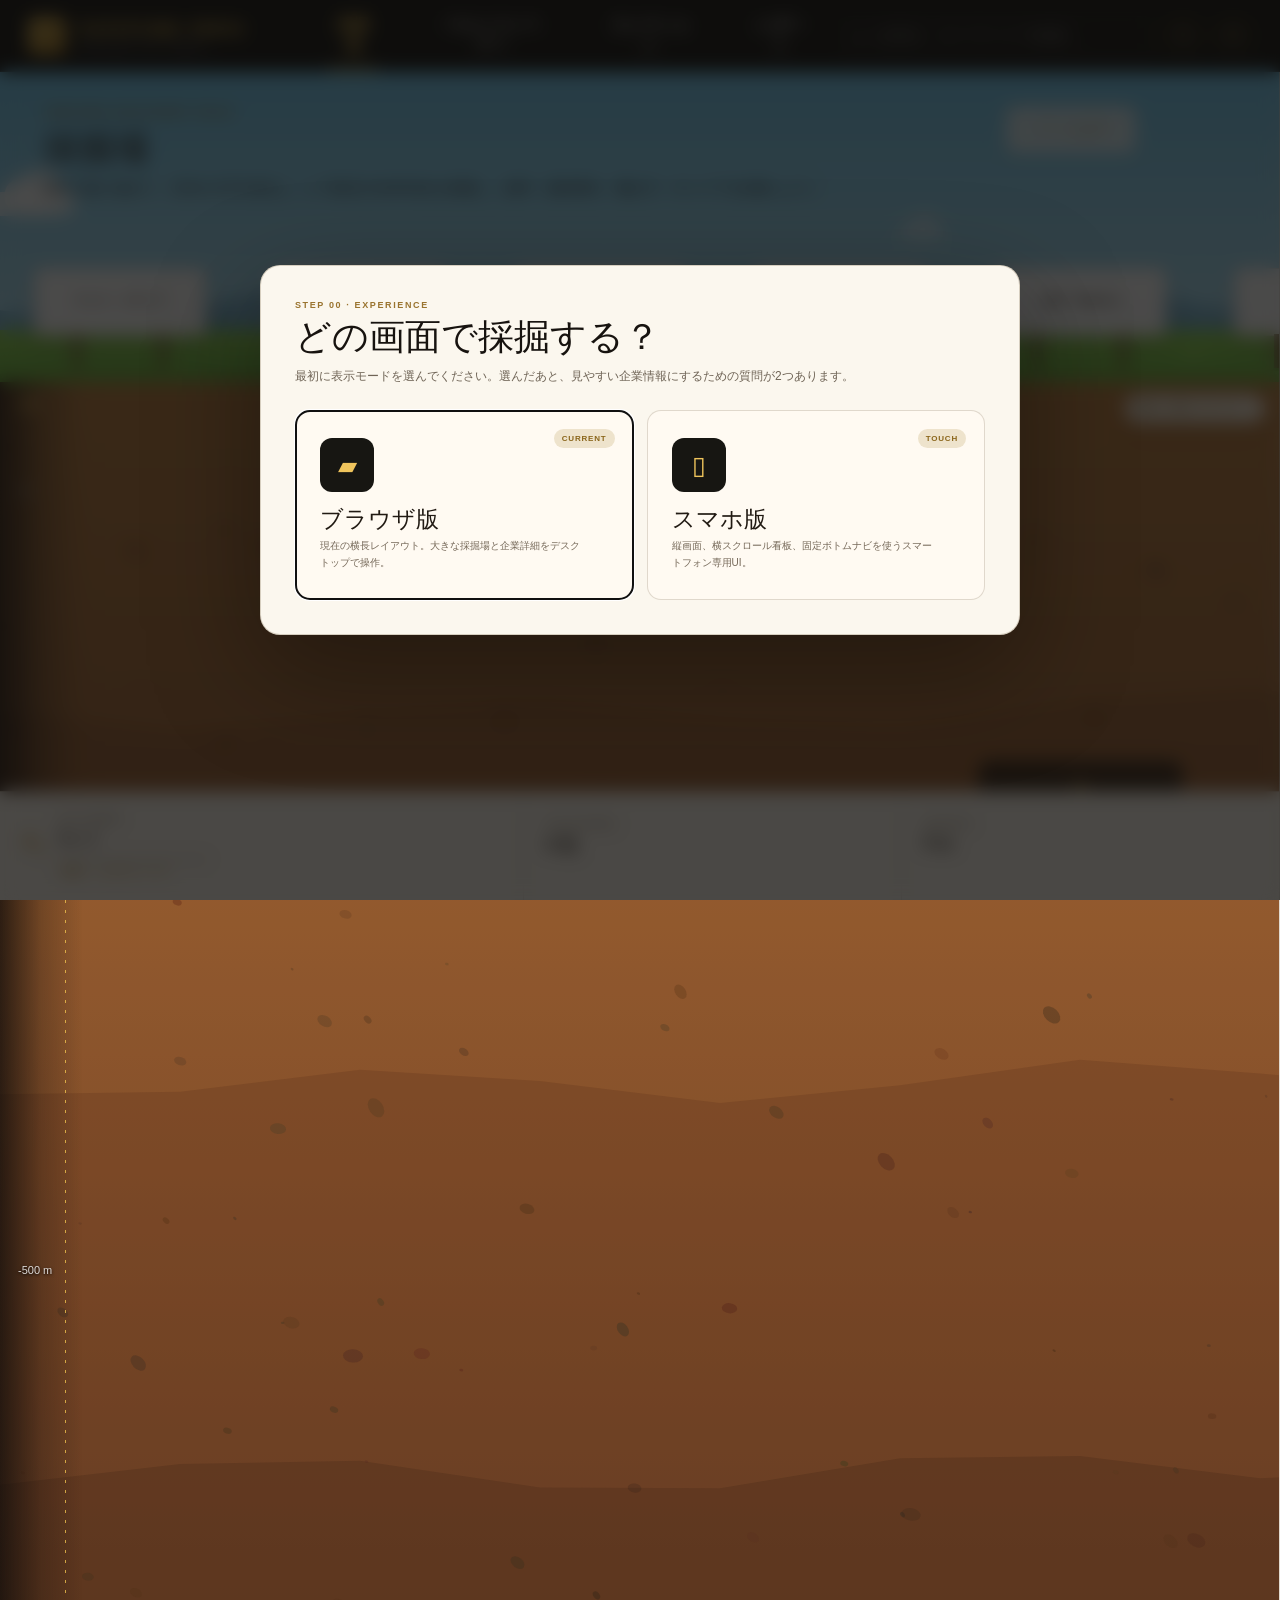
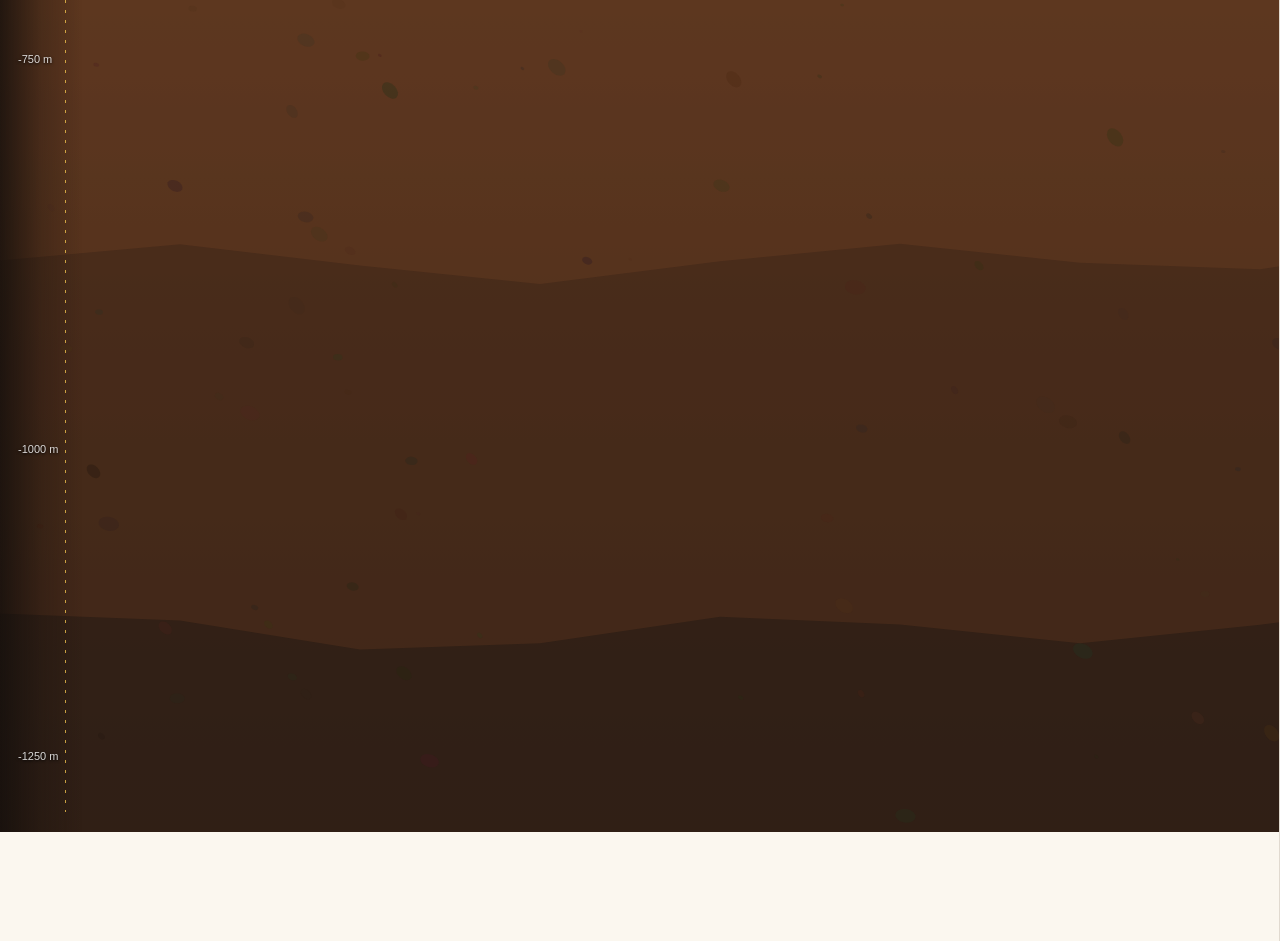
<file: index.html>
<!doctype html>
<html lang="ja">
<head>
  <meta charset="utf-8" /><link rel="icon" href="favicon.svg" type="image/svg+xml">
  <meta name="viewport" content="width=device-width,initial-scale=1" />
  <meta name="theme-color" content="#111111" />
  <title>VENTURE INFO — 100 Companies Quarry</title>
  <meta name="description" content="企業を採掘する、探索型ベンチャーデータベースのデモ。" />
  <link rel="stylesheet" href="assets/quarry.css?v=20261126-split">
</head>
<body>
  <header class="topbar">
    <a class="brand" href="#" aria-label="VENTURE INFO home">
      <span class="brand-mark">◇</span>
      <span>
        <strong>VENTURE INFO</strong>
        <small>DISCOVER. DIG. INVEST.</small>
      </span>
    </a>

    <nav class="nav" aria-label="Primary">
      <button class="nav-item active" data-nav="quarry">採掘場</button>
      <button class="nav-item" data-nav="conveyor">ベルトコンベアー</button>
      <button class="nav-item" data-nav="collection">コレクション</button>
      <button class="nav-item" data-nav="report">レポート</button>
    </nav>

    <div class="top-actions">
      <label class="search">
        <span>⌕</span>
        <input id="globalSearch" type="search" placeholder="企業名・キーワードで検索…" />
      </label>
      <button class="icon-btn" id="resetBtn" title="デモをリセット" aria-label="デモをリセット">↻</button>
      <button class="avatar" aria-label="Profile">H</button>
    </div>
  </header>

  <main class="app-shell">
    <section class="quarry-panel" id="quarryView">
      <div class="quarry-scroll-shell">
        <div class="quarry-scroll-cue" id="quarryScrollCue">地面ごと横にスクロール →</div>
        <div class="quarry-scroll" id="quarryScroll">
          <div class="quarry-world" id="quarryWorld">
      <div class="hero-sky">
        <div class="cloud c1"></div>
        <div class="cloud c2"></div>
        <div class="cloud c3"></div>
        <div class="gafa-balloon" aria-hidden="true"><div class="gafa-envelope"></div><div class="gafa-basket"><span class="gafa-rider"></span></div><div class="gafa-banner"><span class="gafa-ore-silhouette"></span><b>アメリカの有名大企業鉱石が<br>埋められているぞ！</b></div></div>

        <div class="hero-copy">
          <div>
            <p class="eyebrow">VENTURE DISCOVERY FIELD</p>
            <h1>採掘場</h1>
            <p>地中を掘り進めて、日本の大手100社と、レア鉱石のGAFA4社を発掘し、給料・福利厚生・働き方・キャリアを比較しよう。</p>
          </div>
          <button class="soft-btn" id="openFilterBtn">⌁ フィルター</button>
        </div>

        <div class="industry-ruler" id="industryRuler" aria-label="Industry zones"></div>

        <div class="mountains m1"></div>
        <div class="mountains m2"></div>
        <div class="grass" id="grassSurface">
          <span class="flower f1">✦</span>
          <span class="flower f2">✦</span>
          <span class="flower f3">✦</span>
        </div>
      </div>

      <div class="mine-wrap" id="mineWrap">
        <aside class="depth-rail" aria-hidden="true">
          <strong>深度</strong>
          <span style="top:5%">0 m</span>
          <span style="top:24%">-250 m</span>
          <span style="top:43%">-500 m</span>
          <span style="top:62%">-750 m</span>
          <span style="top:81%">-1000 m</span>
          <span style="top:96%">-1250 m</span>
          <i class="rail-line"></i>
        </aside>

      <div class="mine-stage" id="mineStage" tabindex="0" aria-label="採掘エリア。地表から土を押してなぞると、左右や斜めへ掘り進められます。">
          <div class="mine-underlay"></div>
          <div class="zone-lines" id="zoneLines"></div>
          <div class="ore-layer" id="oreLayer"></div>
          <canvas id="digCanvas"></canvas>
          <div class="soil-physics-layer" id="soilPhysicsLayer"></div>

          <div class="dig-hint" id="digHint">
            <span class="dig-icon">↧</span>
          <strong>押して、なぞって掘る</strong>
          <small>地表から左右・斜めにドラッグ / タップ</small>
          </div>

          <div class="depth-float" id="depthFloat">0 m</div>
          <div class="industry-float" id="industryFloat">AI・機械学習</div>
        </div>
      </div>
          </div>
        </div>
      </div>

      <div class="status-bar">
        <div class="status-card">
          <span class="status-icon">⛏</span>
          <div>
            <small>DIG POWER</small>
            <strong>Lv. <span id="levelValue">1</span></strong>
            <div class="meter"><i id="xpMeter"></i></div><span class="tool-now" id="toolNow">手掘り</span>
          </div>
        </div>
        <div class="status-card compact">
          <small>DISCOVERED</small>
          <strong><span id="discoveredValue">0</span> 社</strong>
        </div>
        <div class="status-card compact">
          <small>DEEPEST</small>
          <strong><span id="deepestValue">0</span> m</strong>
        </div>
      </div>
    </section>

    <aside class="collection-panel" id="collectionPanel">
      <div class="collection-head">
        <div>
          <p class="eyebrow">MY FINDINGS</p>
          <h2>コレクション <span id="collectionCount">0</span></h2>
        </div>
        <button class="soft-btn small" id="clearCollectionBtn">CLEAR</button>
      </div>

      <p class="muted">気になった企業をここに保存して比較できます。</p>

      <div class="collection-tabs">
        <button class="chip active" data-filter="ALL">すべて</button>
        <button class="chip" data-filter="AI・機械学習">AI</button>
        <button class="chip" data-filter="SaaS">SaaS</button>
        <button class="chip" data-filter="FinTech">FinTech</button>
        <button class="chip" data-filter="ヘルスケア">Healthcare</button>
      </div>

      <div class="collection-list" id="collectionList">
        <div class="empty-state">
          <div class="empty-icon">◇</div>
          <strong>まだ企業がありません</strong>
          <p>地中を掘って、最初の企業を発見しましょう。</p>
        </div>
      </div>
    </aside>
  </main>

<dialog class="company-dialog company-dialog-wide" id="companyDialog">
    <button class="dialog-close" id="dialogClose" aria-label="閉じる">×</button>

    <div class="company-hero">
      <div>
        <div class="dialog-kicker" id="dialogIndustry">TECH</div>
        <h2 id="dialogName">Company</h2>
        <p id="dialogSummary"></p>
      </div>
      <button class="black-btn save-top" id="saveCompanyBtn">コレクションに保存</button>
    </div>

    <div class="official-data-banner">OFFICIAL DATA ONLY · 採用条件は年度・職種・勤務地で変わるため、数値には対象年度・募集区分を残しています。</div>
    <div class="snapshot-grid" id="snapshotGrid"></div>

    <div class="detail-tabs" id="detailTabs">
      <button class="detail-tab active" data-detail="compensation">給料・評価</button>
      <button class="detail-tab" data-detail="benefits">福利厚生</button>
      <button class="detail-tab" data-detail="stability">経営安定性</button>
      <button class="detail-tab" data-detail="culture">社風・人間関係</button>
      <button class="detail-tab" data-detail="workstyle">働き方</button>
      <button class="detail-tab" data-detail="career">成長・キャリア</button>
    </div>

    <section class="detail-body" id="detailBody"></section>

    <section class="sources-panel">
      <div class="source-heading">
        <div>
          <small>DATA PROVENANCE</small>
          <strong>出典</strong>
        </div>
        <span>公式情報のみ · 2026-08-28版</span>
      </div>
      <div id="dialogSources" class="source-list"></div>
    </section>

    <p class="data-note">
      ※ この企業情報は公式採用サイト、企業公式サイト、IR・統合報告書など企業自身が公表する情報だけで構成しています。
      社員個人の性格や部署・上司単位の人間関係は公式情報から推測せず、理念・制度とは分離して表示します。
    </p>
  </dialog>

<dialog class="filter-dialog" id="filterDialog">
    <button class="dialog-close" id="filterClose" aria-label="閉じる">×</button>
    <p class="eyebrow">EXPLORATION FILTER</p>
    <h2>採掘条件</h2>
    <p class="muted">鉱石として出現する企業を業界で絞り込みます。</p>
    <label class="field">
      <span>業界</span>
      <select id="industryFilter">
        <option value="ALL">すべての業界</option>
      </select>
    </label>
    <button class="black-btn full" id="applyFilterBtn">フィルターを適用</button>
  </dialog>

  <div class="shovel-dock-label" id="shovelDockLabel">HOLD TO GRAB</div>
  <div class="shovel-tool" id="shovelTool" aria-label="シャベル。長押しして持つ">
    <div class="shovel-grip"></div>
    <div class="shovel-shaft"></div>
    <div class="shovel-collar"></div>
    <div class="shovel-blade"></div>
  </div>



  <dialog class="device-dialog" id="deviceDialog">
    <div class="device-inner">
      <div class="onboarding-step">STEP 00 · EXPERIENCE</div>
      <h2>どの画面で採掘する？</h2>
      <p class="device-lead">最初に表示モードを選んでください。選んだあと、見やすい企業情報にするための質問が2つあります。</p>
      <div class="device-grid">
        <button class="device-choice" id="chooseBrowserMode" type="button">
          <span class="device-tag">CURRENT</span>
          <span class="device-icon">▰</span>
          <strong>ブラウザ版</strong>
          <small>現在の横長レイアウト。大きな採掘場と企業詳細をデスクトップで操作。</small>
        </button>
        <button class="device-choice" id="chooseMobileMode" type="button">
          <span class="device-tag">TOUCH</span>
          <span class="device-icon">▯</span>
          <strong>スマホ版</strong>
          <small>縦画面、横スクロール看板、固定ボトムナビを使うスマートフォン専用UI。</small>
        </button>
      </div>
    </div>
  </dialog>

  <dialog class="onboarding-dialog" id="onboardingDialog">
    <form class="onboarding-inner" id="onboardingForm">
      <div class="onboarding-step" id="preferenceStep">STEP 01 · PROFILE</div>
      <div class="preference-progress" aria-hidden="true"><span class="done"></span><span id="preferenceProgress2"></span></div>
      <section class="preference-stage" id="occupationStage">
        <h2>職業は？</h2>
        <div class="preference-carousel"><button class="preference-arrow" type="button" data-carousel="occupation" data-direction="-1" aria-label="前の職業">‹</button><div class="preference-viewport" id="occupationViewport" aria-label="職業を選ぶ"><div class="preference-track" id="occupationTrack"></div></div><button class="preference-arrow" type="button" data-carousel="occupation" data-direction="1" aria-label="次の職業">›</button></div>
        <p class="preference-hint">左右にスワイプして選んでね</p><p class="preference-selection" id="occupationSelection" aria-live="polite"></p>
      </section>
      <section class="preference-stage" id="priorityStage" hidden>
        <h2>優先度は？</h2>
        <div class="preference-carousel"><button class="preference-arrow" type="button" data-carousel="priority" data-direction="-1" aria-label="前の優先項目">‹</button><div class="preference-viewport" id="priorityViewport" aria-label="重視する項目を選ぶ"><div class="preference-track" id="priorityTrack"></div></div><button class="preference-arrow" type="button" data-carousel="priority" data-direction="1" aria-label="次の優先項目">›</button></div>
        <p class="preference-hint">いちばん気になる鉱石を選んでね</p><p class="preference-selection" id="prioritySelection" aria-live="polite"></p>
      </section>
      <div class="preference-footer"><button type="button" class="preference-back" id="preferenceBack" hidden>戻る</button><button class="black-btn button-height" id="preferenceNext" type="submit">次へ</button></div>
    </form>
  </dialog>
  <div class="analytics-badge" id="analyticsBadge">ANALYTICS NOT CONNECTED</div>


  <nav class="mobile-bottom-nav" aria-label="スマホ用ナビゲーション">
    <button type="button" id="mobileMineBtn"><b>⛏</b><span>採掘</span></button>
    <a href="conveyor.html"><b>▰</b><span>ベルト</span></a>
    <a href="collection.html"><b>◇</b><span>図鑑</span></a>
    <a href="report.html"><b>▥</b><span>レポート</span></a>
    <button type="button" id="mobileBrowserBtn"><b>▭</b><span>ブラウザ版</span></button>
  </nav>

  <div class="toast" id="toast" role="status" aria-live="polite"></div>

  <script src="company-data-client.js?v=20261126-retry"></script>
  <script src="assets/pictograms.js?v=20261126-split"></script>
  <script src="assets/company-profiles.js?v=20261126-split"></script>
  <script src="assets/quarry.js?v=20261126-split"></script>
</body>
</html>
</file>
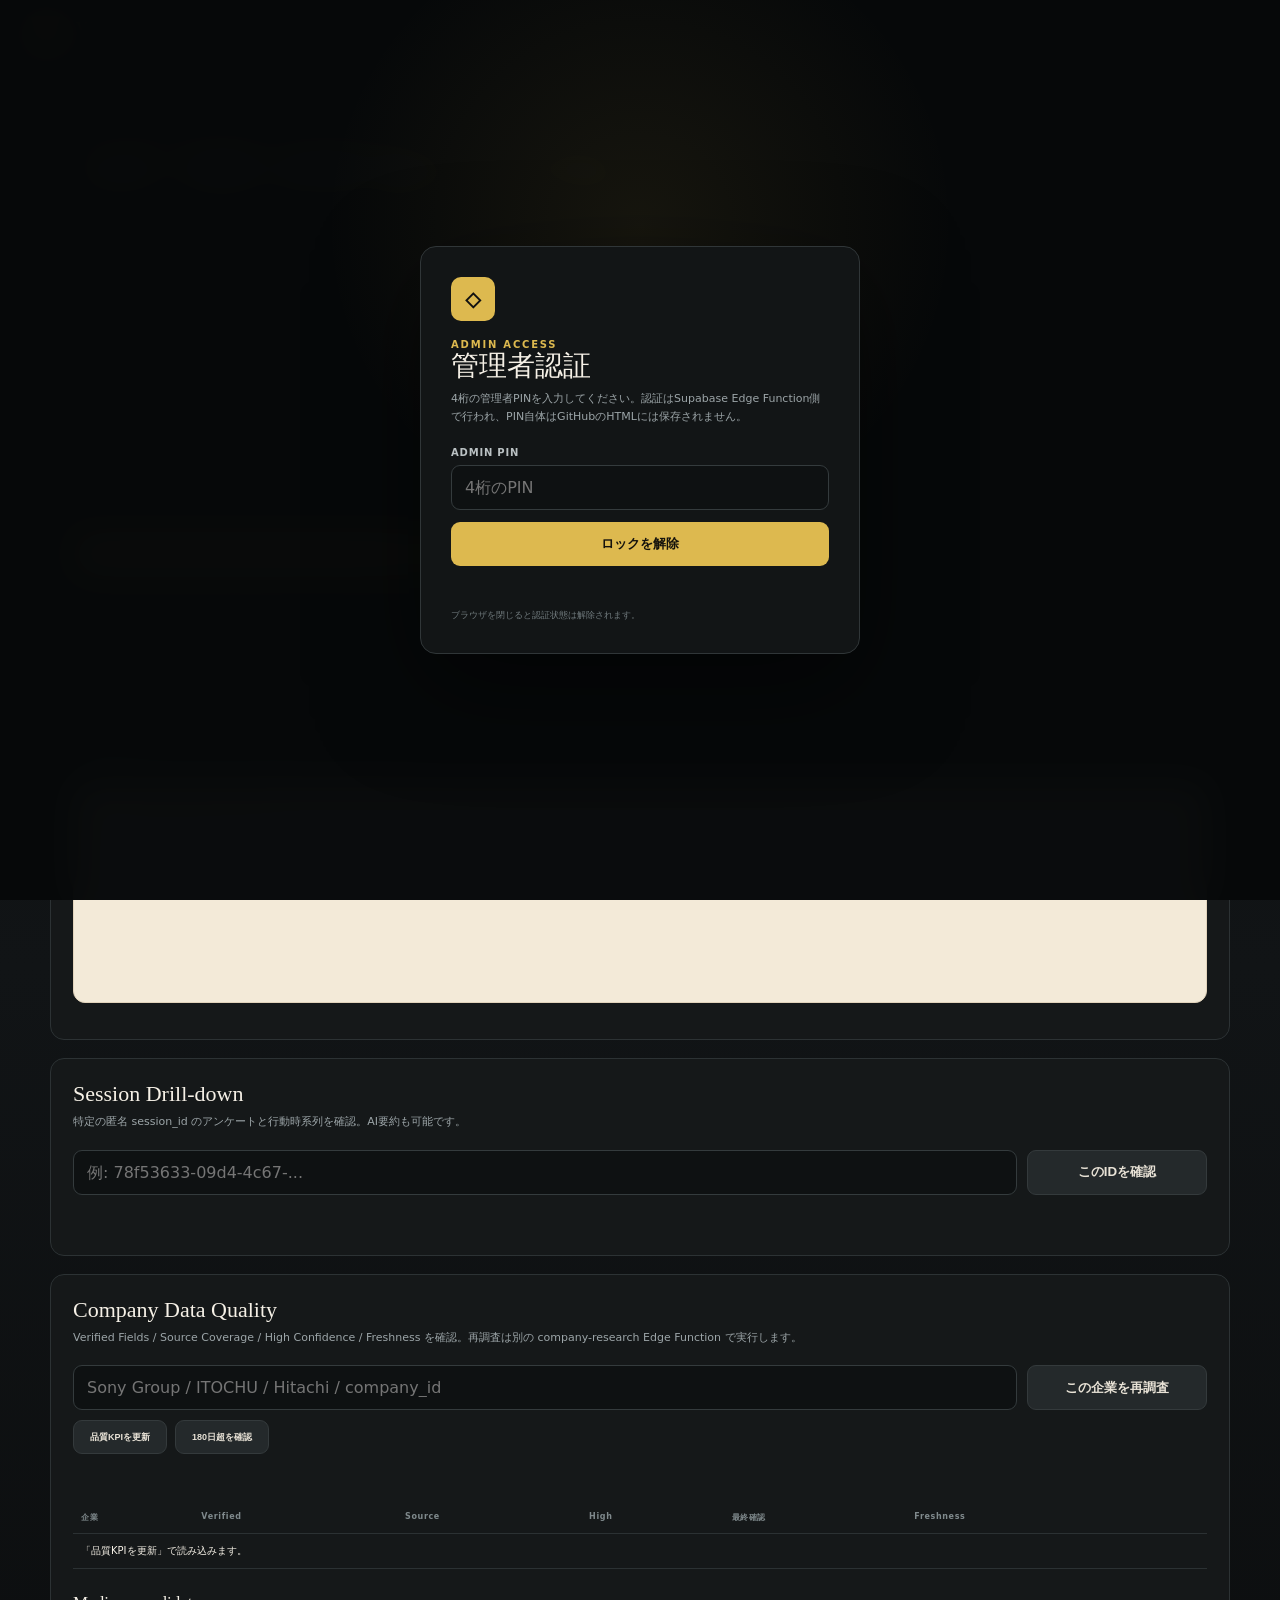
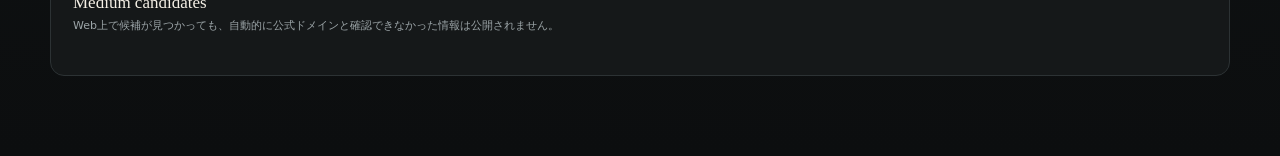
<file: admin.html>
<!doctype html>
<html lang="ja">
<head>
  <meta charset="utf-8" /><link rel="icon" href="favicon.svg" type="image/svg+xml">
  <meta name="viewport" content="width=device-width, initial-scale=1" />
  <title>VENTURE INFO — Admin AI Analyst</title>
  <style>
    :root {
      --bg:#0d0f10; --panel:#151819; --panel2:#1b1f20; --line:#2c3234;
      --text:#f5f0e6; --muted:#9ca5a8; --gold:#ddb94f; --bad:#ff7a69;
      --good:#8fdaa0; --cream:#f3ead8; --ink:#1d1b18;
    }
    * { box-sizing:border-box; }
    body {
      margin:0; background:linear-gradient(180deg,#0a0c0d,#111416 55%,#0c0e0f);
      color:var(--text); font-family:Inter,ui-sans-serif,system-ui,-apple-system,BlinkMacSystemFont,"Helvetica Neue",Arial,sans-serif;
      min-height:100vh;
    }
    header {
      height:68px; display:flex; align-items:center; justify-content:space-between;
      padding:0 28px; border-bottom:1px solid var(--line); background:rgba(9,11,12,.92);
      position:sticky; top:0; z-index:10; backdrop-filter:blur(14px);
    }
    .brand { display:flex; gap:12px; align-items:center; }
    .mark { width:36px; height:36px; display:grid; place-items:center; background:var(--gold); color:#111; border-radius:8px; font-weight:900; }
    .brand strong { color:var(--gold); letter-spacing:.08em; font-family:Georgia,serif; }
    .brand small { display:block; color:#778084; font-size:9px; letter-spacing:.16em; margin-top:2px; }
    .status { font-size:11px; color:var(--muted); display:flex; gap:8px; align-items:center; }
    .dot { width:8px; height:8px; border-radius:50%; background:#777; }
    .dot.ok { background:var(--good); box-shadow:0 0 14px rgba(143,218,160,.6); }
    main { width:min(1180px,calc(100% - 32px)); margin:34px auto 80px; display:grid; gap:18px; }
    .hero {
      padding:28px; border:1px solid var(--line); border-radius:16px;
      background:linear-gradient(135deg,rgba(221,185,79,.08),rgba(255,255,255,.018));
    }
    .eyebrow { color:var(--gold); font-size:10px; font-weight:900; letter-spacing:.18em; }
    h1 { margin:8px 0 10px; font:500 34px/1.12 Georgia,serif; }
    .lead { margin:0; color:var(--muted); font-size:13px; line-height:1.75; max-width:900px; }
    .grid { display:grid; grid-template-columns:1.25fr .75fr; gap:18px; }
    .panel { border:1px solid var(--line); border-radius:14px; background:var(--panel); padding:22px; }
    .panel h2 { margin:0 0 6px; font:500 22px/1.2 Georgia,serif; }
    .sub { color:var(--muted); font-size:11px; line-height:1.65; margin-bottom:18px; }
    label { display:block; color:#bac1c3; font-size:10px; font-weight:800; letter-spacing:.08em; margin-bottom:7px; }
    input, textarea, select {
      width:100%; border:1px solid #343b3d; border-radius:9px; background:#0e1112;
      color:#f4efe6; padding:12px 13px; outline:none; font:inherit;
    }
    textarea { min-height:116px; resize:vertical; line-height:1.6; }
    input:focus, textarea:focus, select:focus { border-color:#9f8432; box-shadow:0 0 0 3px rgba(221,185,79,.08); }
    .row { display:grid; grid-template-columns:1fr 180px; gap:10px; }
    button {
      border:0; border-radius:9px; min-height:44px; padding:0 16px; cursor:pointer; font-weight:850;
    }
    .primary { width:100%; margin-top:12px; background:var(--gold); color:#14120d; }
    .secondary { background:#24292b; color:#e8e2d6; border:1px solid #343a3c; }
    button:disabled { opacity:.5; cursor:wait; }
    .security {
      margin-top:12px; padding:10px 12px; border-radius:9px; background:#101314; color:#8f999c;
      font-size:9px; line-height:1.6; border:1px solid #252a2c;
    }
    .answer {
      min-height:220px; padding:18px; border-radius:12px; background:var(--cream); color:var(--ink);
      border:1px solid #e1d3bb; white-space:pre-wrap; line-height:1.75; font-size:13px;
    }
    .answer.empty { color:#897e6d; }
    .evidence { display:grid; gap:8px; margin-top:14px; }
    .fact {
      padding:11px 12px; border:1px solid #303638; border-radius:9px; background:#111415;
      color:#c9d0d2; font-size:10px; line-height:1.55;
    }
    .fact strong { color:var(--gold); }
    .metrics { display:grid; grid-template-columns:repeat(2,1fr); gap:9px; }
    .metric { padding:14px; border:1px solid #2d3335; border-radius:10px; background:#101314; }
    .metric small { display:block; color:#7f898c; font-size:8px; letter-spacing:.1em; font-weight:900; }
    .metric strong { display:block; margin-top:5px; color:#f1eadf; font:500 20px/1 Georgia,serif; }
    .session-result { margin-top:12px; max-height:360px; overflow:auto; }
    .event { padding:9px 0; border-bottom:1px solid #282e30; font-size:10px; color:#b8c0c2; }
    .event b { color:#f2eadc; }
    .error { color:var(--bad); margin-top:10px; font-size:10px; min-height:16px; }
    .loading { color:var(--gold); }

    .admin-lock {
      position:fixed; inset:0; z-index:9999; display:grid; place-items:center;
      padding:20px; background:
        radial-gradient(circle at 50% 25%, rgba(221,185,79,.08), transparent 34%),
        rgba(7,9,10,.985);
      backdrop-filter:blur(18px);
    }
    .admin-lock.hidden { display:none; }
    .lock-card {
      width:min(440px,100%); padding:30px; border:1px solid #303638; border-radius:16px;
      background:#121516; box-shadow:0 34px 100px rgba(0,0,0,.5);
    }
    .lock-mark {
      width:44px; height:44px; display:grid; place-items:center; margin-bottom:18px;
      border-radius:10px; background:var(--gold); color:#111; font-weight:950; font-size:20px;
    }
    .lock-card h1 { margin:0 0 8px; font-size:28px; }
    .lock-card p { margin:0 0 20px; color:var(--muted); font-size:11px; line-height:1.7; }
    .lock-error { min-height:18px; margin-top:10px; color:var(--bad); font-size:10px; }
    .lock-meta { margin-top:14px; color:#6f797c; font-size:9px; line-height:1.6; }


    .quality-table{width:100%;border-collapse:collapse;margin-top:14px;font-size:10px}
    .quality-table th,.quality-table td{padding:10px 8px;border-bottom:1px solid #2b3133;text-align:left;vertical-align:top}
    .quality-table th{color:#7f898c;font-size:8px;letter-spacing:.08em}
    .quality-table td strong{color:#f1eadf}
    .quality-actions{display:flex;gap:8px;flex-wrap:wrap}
    .quality-actions button{min-height:34px;font-size:9px}
    .candidate-card{margin-top:8px;padding:12px;border:1px solid #303638;border-radius:9px;background:#101314;font-size:10px;line-height:1.6}
    .candidate-card a{color:var(--gold)}
    .candidate-card .meta{color:#8d989a;margin-top:5px}

    @media (max-width:850px) {
      .grid { grid-template-columns:1fr; }
      .row { grid-template-columns:1fr; }
      header { padding:0 16px; }
      main { width:min(100% - 20px,1180px); margin-top:20px; }
    }
  </style>
</head>
<body>

<div class="admin-lock" id="adminLock">
  <div class="lock-card">
    <div class="lock-mark">◇</div>
    <div class="eyebrow">ADMIN ACCESS</div>
    <h1>管理者認証</h1>
    <p>4桁の管理者PINを入力してください。認証はSupabase Edge Function側で行われ、PIN自体はGitHubのHTMLには保存されません。</p>
    <label for="lockToken">ADMIN PIN</label>
    <input id="lockToken" type="password" inputmode="numeric" pattern="[0-9]*" maxlength="4" autocomplete="off" placeholder="4桁のPIN" />
    <button class="primary" id="unlockBtn">ロックを解除</button>
    <div class="lock-error" id="lockError"></div>
    <div class="lock-meta">ブラウザを閉じると認証状態は解除されます。</div>
  </div>
</div>
<header>
  <div class="brand">
    <div class="mark">◇</div>
    <div><strong>VENTURE INFO</strong><small>ADMIN · AI DISCOVERY ANALYST</small></div>
  </div>
  <div class="status"><span class="dot" id="statusDot"></span><span id="statusText">Not connected</span></div>
</header>

<main>
  <section class="hero">
    <div class="eyebrow">FACT-GROUNDED DISCOVERY INTELLIGENCE</div>
    <h1>志望と実際の探索行動を、AIで読む。</h1>
    <p class="lead">同一 session_id を内部で結合し、割合・人数・掘削回数はコード側で確定計算します。OpenAIには匿名の集計値だけを渡し、AIはその事実を解釈・文章化します。</p>
  </section>

  <div class="grid">
    <section class="panel">
      <h2>AI Analyst</h2>
      <div class="sub">例：「総合商社志望の人の何％がIT・SIも掘った？」「金融志望者の探索先を事実ベースで比較して」</div>

      <div id="tokenMaintenance" style="display:none">
        <label for="adminToken">ADMIN PIN</label>
        <input id="adminToken" type="password" autocomplete="current-password" placeholder="Supabase Secrets に設定した ADMIN_DASHBOARD_TOKEN" />
      </div>

      <div class="row" style="margin-top:12px">
        <div>
          <label for="question">QUESTION</label>
          <textarea id="question">総合商社志望の人は、実際にはどの業界を掘っている？ 人数ベースの割合と掘削回数を分けて説明して。</textarea>
        </div>
        <div>
          <label for="days">PERIOD</label>
          <select id="days">
            <option value="0">全期間</option>
            <option value="7">直近7日</option>
            <option value="30">直近30日</option>
            <option value="90">直近90日</option>
          </select>
        </div>
      </div>

      <button class="primary" id="analyzeBtn">AIで分析</button>
      <div class="security">OpenAI API key / Supabase service-role key はこのページに置きません。管理トークンは sessionStorage のみに保存され、ブラウザを閉じると消えます。</div>
      <div class="error" id="error"></div>
    </section>

    <aside class="panel">
      <h2>Snapshot</h2>
      <div class="sub">AIの文章とは別に、バックエンドが算出した母数を表示。</div>
      <div class="metrics">
        <div class="metric"><small>SURVEYED</small><strong id="mSurveyed">—</strong></div>
        <div class="metric"><small>ACTIVE</small><strong id="mActive">—</strong></div>
        <div class="metric"><small>DIG EVENTS</small><strong id="mDigs">—</strong></div>
        <div class="metric"><small>SAVED SESSIONS</small><strong id="mSaved">—</strong></div>
      </div>
    </aside>
  </div>

  <section class="panel">
    <h2>Analysis</h2>
    <div class="sub">人数の割合は distinct session_id を母数に算出。AIに計算させません。</div>
    <div class="answer empty" id="answer">ここに分析結果が表示されます。</div>
    <div class="evidence" id="evidence"></div>
  </section>

  <section class="panel">
    <h2>Session Drill-down</h2>
    <div class="sub">特定の匿名 session_id のアンケートと行動時系列を確認。AI要約も可能です。</div>
    <div class="row">
      <input id="sessionId" placeholder="例: 78f53633-09d4-4c67-..." />
      <button class="secondary" id="sessionBtn">このIDを確認</button>
    </div>
    <div class="error" id="sessionError"></div>
    <div class="session-result" id="sessionResult"></div>
  </section>

  <section class="panel" id="companyQualityPanel">
    <h2>Company Data Quality</h2>
    <div class="sub">Verified Fields / Source Coverage / High Confidence / Freshness を確認。再調査は別の company-research Edge Function で実行します。</div>
    <div class="row">
      <input id="researchLookup" placeholder="Sony Group / ITOCHU / Hitachi / company_id" />
      <button class="secondary" id="researchBtn">この企業を再調査</button>
    </div>
    <div class="quality-actions" style="margin-top:10px">
      <button class="secondary" id="qualityRefreshBtn">品質KPIを更新</button>
      <button class="secondary" id="staleBtn">180日超を確認</button>
    </div>
    <div class="error" id="companyResearchError"></div>
    <div id="companyResearchStatus" class="sub" style="margin:8px 0 0"></div>
    <div style="overflow:auto">
      <table class="quality-table">
        <thead><tr><th>企業</th><th>Verified</th><th>Source</th><th>High</th><th>最終確認</th><th>Freshness</th><th></th></tr></thead>
        <tbody id="qualityBody"><tr><td colspan="7">「品質KPIを更新」で読み込みます。</td></tr></tbody>
      </table>
    </div>
    <h3 style="margin:24px 0 4px;font:500 17px Georgia,serif">Medium candidates</h3>
    <div class="sub">Web上で候補が見つかっても、自動的に公式ドメインと確認できなかった情報は公開されません。</div>
    <div id="candidateList"></div>
  </section>

</main>

<script>
const FUNCTION_URL = "https://ioznepuggdzagmckljbp.supabase.co/functions/v1/smart-endpoint";
const COMPANY_RESEARCH_URL = "https://ioznepuggdzagmckljbp.supabase.co/functions/v1/company-research";

const $ = (id) => document.getElementById(id);
const tokenInput = $("adminToken");
tokenInput.value = sessionStorage.getItem("vi-admin-token") || "";

const adminLock = $("adminLock");
const lockToken = $("lockToken");
const unlockBtn = $("unlockBtn");
const lockError = $("lockError");

async function verifyAdminToken(token) {
  const res = await fetch(FUNCTION_URL, {
    method:"POST",
    headers:{
      "Content-Type":"application/json",
      "x-admin-token":token
    },
    body:JSON.stringify({ mode:"auth_check" })
  });
  const data = await res.json().catch(() => ({}));
  if (!res.ok || !data.ok) throw new Error(data.error || "認証に失敗しました。");
  return true;
}

async function unlockAdmin() {
  const token = lockToken.value.trim();
  if (!/^[0-9]{4}$/.test(token)) {
    lockError.textContent = "4桁の半角数字で入力してください。";
    return;
  }

  unlockBtn.disabled = true;
  unlockBtn.textContent = "認証中…";
  lockError.textContent = "";

  try {
    await verifyAdminToken(token);
    sessionStorage.setItem("vi-admin-token", token);
    tokenInput.value = token;
    adminLock.classList.add("hidden");
    setStatus(true, "Admin authenticated");
  } catch (e) {
    sessionStorage.removeItem("vi-admin-token");
    tokenInput.value = "";
    lockError.textContent = e.message || "認証に失敗しました。";
    setStatus(false, "Locked");
  } finally {
    unlockBtn.disabled = false;
    unlockBtn.textContent = "ロックを解除";
  }
}

lockToken.addEventListener("input", () => {
  lockToken.value = lockToken.value.replace(/\D/g, "").slice(0, 4);
});
unlockBtn.addEventListener("click", unlockAdmin);
lockToken.addEventListener("keydown", (e) => {
  if (e.key === "Enter") unlockAdmin();
});

(async () => {
  const saved = sessionStorage.getItem("vi-admin-token");
  if (!saved) {
    setStatus(false, "Locked");
    return;
  }
  lockToken.value = saved;
  try {
    await verifyAdminToken(saved);
    tokenInput.value = saved;
    adminLock.classList.add("hidden");
    setStatus(true, "Admin authenticated");
  } catch {
    sessionStorage.removeItem("vi-admin-token");
    setStatus(false, "Locked");
  }
})();


function setStatus(ok, text) {
  $("statusDot").classList.toggle("ok", !!ok);
  $("statusText").textContent = text;
}

function escapeHtml(value) {
  return String(value ?? "").replace(/[&<>"']/g, c => ({
    "&":"&amp;","<":"&lt;",">":"&gt;",'"':"&quot;","'":"&#039;"
  }[c]));
}

async function callAnalyst(payload) {
  const token = tokenInput.value.trim();
  if (!token) throw new Error("ADMIN PIN を入力してください。");
  sessionStorage.setItem("vi-admin-token", token);

  const res = await fetch(FUNCTION_URL, {
    method:"POST",
    headers:{
      "Content-Type":"application/json",
      "x-admin-token":token
    },
    body:JSON.stringify(payload)
  });

  const data = await res.json().catch(() => ({}));
  if (!res.ok) throw new Error(data.error || `HTTP ${res.status}`);
  setStatus(true, "Connected");
  return data;
}

$("analyzeBtn").addEventListener("click", async () => {
  const btn = $("analyzeBtn");
  $("error").textContent = "";
  btn.disabled = true;
  btn.textContent = "分析中…";
  $("answer").classList.add("empty");
  $("answer").textContent = "Supabase集計 → OpenAI分析を実行中…";
  $("evidence").innerHTML = "";

  try {
    const data = await callAnalyst({
      mode:"aggregate",
      question:$("question").value.trim(),
      days:Number($("days").value || 0)
    });

    $("answer").classList.remove("empty");
    $("answer").textContent = data.analysis?.answer || "回答なし";

    const s = data.snapshot || {};
    $("mSurveyed").textContent = s.surveyed_sessions ?? "—";
    $("mActive").textContent = s.active_sessions ?? "—";
    $("mDigs").textContent = s.total_dig_events ?? "—";
    $("mSaved").textContent = s.saved_sessions ?? "—";

    const facts = data.evidence || [];
    $("evidence").innerHTML = facts.map(f => `
      <div class="fact">
        <strong>${escapeHtml(f.id)}</strong> ·
        志望=${escapeHtml(f.aspiration)} → 掘削=${escapeHtml(f.target_industry)} /
        母数 ${escapeHtml(f.cohort_sessions)}人 /
        掘った人 ${escapeHtml(f.dug_sessions)}人 /
        <b>${escapeHtml(f.person_rate_pct)}%</b> /
        掘削 ${escapeHtml(f.dig_events)}回 /
        保存 ${escapeHtml(f.saved_sessions)}人
      </div>
    `).join("");

  } catch (e) {
    setStatus(false, "Error");
    $("error").textContent = e.message;
    $("answer").textContent = "分析に失敗しました。";
  } finally {
    btn.disabled = false;
    btn.textContent = "AIで分析";
  }
});

$("sessionBtn").addEventListener("click", async () => {
  $("sessionError").textContent = "";
  $("sessionResult").innerHTML = `<div class="loading">読み込み中…</div>`;
  try {
    const data = await callAnalyst({
      mode:"session",
      session_id:$("sessionId").value.trim()
    });

    const survey = data.session?.survey;
    const events = data.session?.events || [];
    const ai = data.analysis?.answer || "";

    $("sessionResult").innerHTML = `
      <div class="fact" style="margin-bottom:10px">
        <strong>志望</strong>:
        ${escapeHtml(survey?.no_preference ? "未定" : (survey?.interested_industries || []).join(" / ") || "回答なし")}
        <br><strong>AI要約</strong>: ${escapeHtml(ai)}
      </div>
      ${events.map(e => `
        <div class="event">
          <b>${escapeHtml(e.event_type)}</b>
          ${e.industry ? ` · ${escapeHtml(e.industry)}` : ""}
          ${e.company ? ` · ${escapeHtml(e.company)}` : ""}
          ${Number.isFinite(e.depth_m) ? ` · ${escapeHtml(e.depth_m)}m` : ""}
          <br>${escapeHtml(e.created_at)}
        </div>
      `).join("") || `<div class="event">イベントなし</div>`}
    `;
  } catch (e) {
    $("sessionError").textContent = e.message;
    $("sessionResult").innerHTML = "";
  }
});

async function callCompanyResearch(payload) {
  const token = tokenInput.value.trim() || sessionStorage.getItem("vi-admin-token") || "";
  if (!token) throw new Error("ADMIN PIN を入力してください。");
  const res = await fetch(COMPANY_RESEARCH_URL, {
    method:"POST",
    headers:{"Content-Type":"application/json","x-admin-token":token},
    body:JSON.stringify(payload)
  });
  const data = await res.json().catch(()=>({}));
  if(!res.ok) throw new Error(data.error || `HTTP ${res.status}`);
  return data;
}
function dateOnly(v){ return v ? String(v).slice(0,10) : "—"; }
async function refreshCompanyQuality() {
  $("companyResearchError").textContent="";
  $("companyResearchStatus").textContent="品質KPIを読み込み中…";
  try{
    const [quality,candidates]=await Promise.all([
      callCompanyResearch({mode:"quality"}),
      callCompanyResearch({mode:"candidates"})
    ]);
    const rows=quality.companies||[];
    $("qualityBody").innerHTML=rows.map(r=>`<tr>
      <td><strong>${escapeHtml(r.display_name)}</strong><br><span style="color:#7f898c">${escapeHtml(r.app_company_key)}</span></td>
      <td>${escapeHtml(r.verified_fields)}</td>
      <td>${escapeHtml(r.source_coverage_rate)}%</td>
      <td>${escapeHtml(r.high_confidence_rate)}%</td>
      <td>${escapeHtml(dateOnly(r.last_verified_at))}</td>
      <td>${r.freshness_days===null?"—":escapeHtml(r.freshness_days)+"日"}</td>
      <td><button class="secondary research-row" data-lookup="${escapeHtml(r.app_company_key)}">再調査</button></td>
    </tr>`).join("") || `<tr><td colspan="7">企業データなし</td></tr>`;
    $("candidateList").innerHTML=(candidates.candidates||[]).map(c=>`<div class="candidate-card">
      <strong>${escapeHtml(c.companies?.display_name||"")}</strong> · ${escapeHtml(c.field_name)}<br>
      ${escapeHtml(c.display_value||"")}
      <div class="meta">${escapeHtml(c.confidence)} · ${escapeHtml(c.reason||"")}</div>
      ${c.source_url?`<a href="${escapeHtml(c.source_url)}" target="_blank" rel="noopener">source ↗</a>`:""}
      <div class="quality-actions" style="margin-top:8px">
        <button class="secondary verify-candidate" data-id="${escapeHtml(c.id)}">公式Sourceとして再検証</button>
        <button class="secondary dismiss-candidate" data-id="${escapeHtml(c.id)}">却下</button>
      </div>
    </div>`).join("") || `<div class="sub">pending candidate はありません。</div>`;
    $("companyResearchStatus").textContent=`${rows.length}社のKPI / ${(candidates.candidates||[]).length}件のmedium候補`;
  }catch(e){
    $("companyResearchError").textContent=e.message;
    $("companyResearchStatus").textContent="";
  }
}
async function runCompanyResearch(lookup){
  if(!lookup) throw new Error("企業名またはcompany_idを入力してください。");
  $("companyResearchStatus").textContent=`${lookup} を公式情報優先で調査中…`;
  const payload=/^[0-9a-f-]{36}$/i.test(lookup)?{mode:"research",company_id:lookup}:{mode:"research",lookup};
  const data=await callCompanyResearch(payload);
  $("companyResearchStatus").textContent=`${data.company}: 発見${data.fieldsFound} / high ${data.high} / medium ${data.medium} / 更新 ${data.updated}`;
  await refreshCompanyQuality();
}
$("qualityRefreshBtn").addEventListener("click",refreshCompanyQuality);
$("researchBtn").addEventListener("click",async()=>{
  $("companyResearchError").textContent="";
  const btn=$("researchBtn"); btn.disabled=true;
  try{await runCompanyResearch($("researchLookup").value.trim())}catch(e){$("companyResearchError").textContent=e.message}finally{btn.disabled=false}
});
$("staleBtn").addEventListener("click",async()=>{
  $("companyResearchError").textContent="";
  try{
    const data=await callCompanyResearch({mode:"stale",days:180});
    const names=(data.companies||[]).map(x=>`${x.display_name}${x.freshness_days===null?" (未確認)":` (${x.freshness_days}日)`}`);
    $("companyResearchStatus").textContent=names.length?`再調査候補: ${names.join(" / ")}`:"180日超の企業はありません。";
  }catch(e){$("companyResearchError").textContent=e.message}
});
$("qualityBody").addEventListener("click",async(e)=>{
  const btn=e.target.closest(".research-row"); if(!btn)return;
  $("researchLookup").value=btn.dataset.lookup; btn.disabled=true;
  try{await runCompanyResearch(btn.dataset.lookup)}catch(err){$("companyResearchError").textContent=err.message}finally{btn.disabled=false}
});
$("candidateList").addEventListener("click",async(e)=>{
  const verify=e.target.closest(".verify-candidate");
  const dismiss=e.target.closest(".dismiss-candidate");
  if(!verify&&!dismiss)return;
  const btn=verify||dismiss; btn.disabled=true;
  try{
    await callCompanyResearch({mode:verify?"verify_official_candidate":"dismiss_candidate",candidate_id:btn.dataset.id});
    await refreshCompanyQuality();
  }catch(err){$("companyResearchError").textContent=err.message;btn.disabled=false}
});

</script>
</body>
</html>
</file>
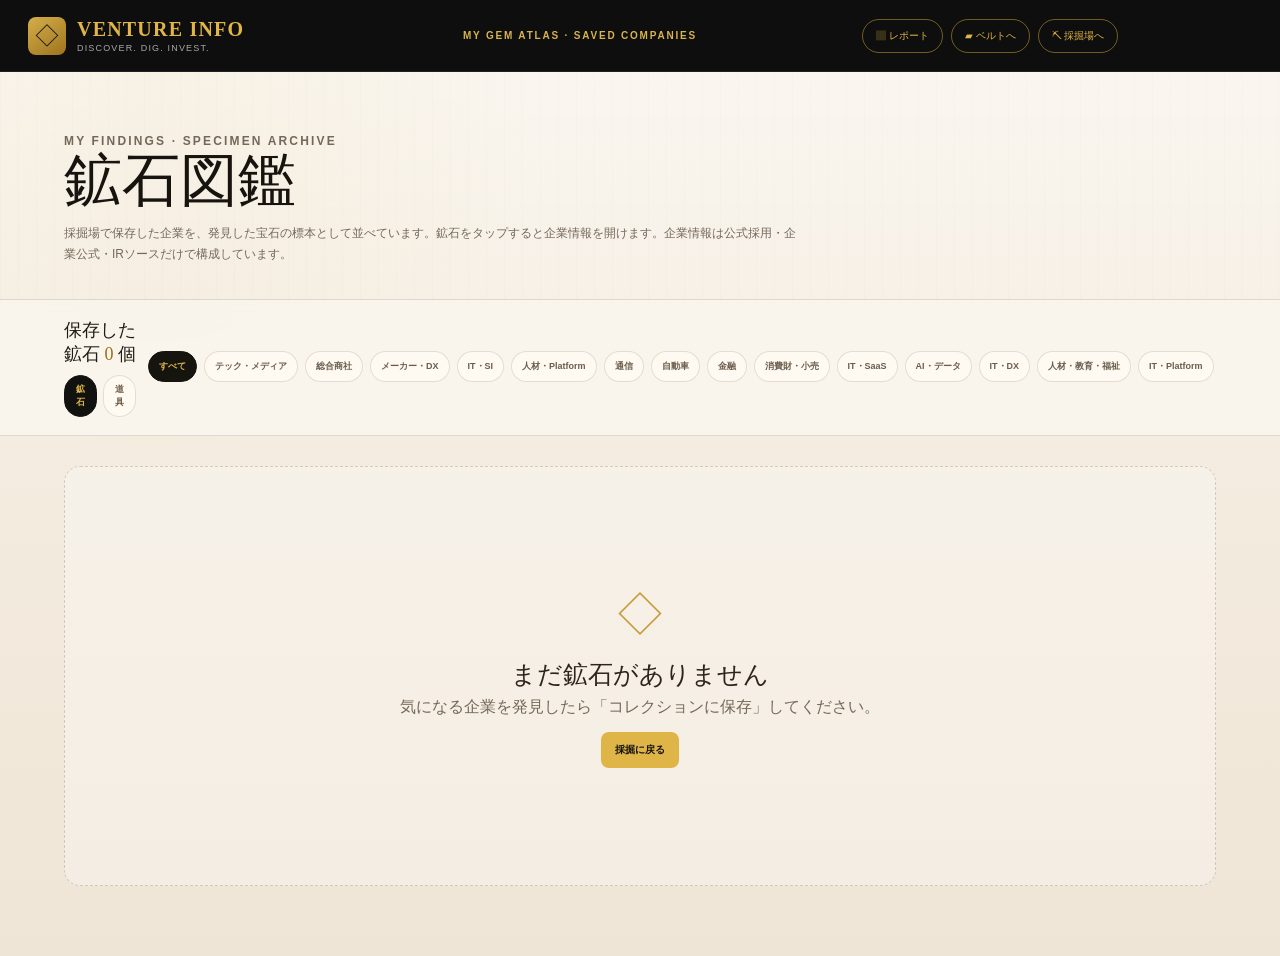
<file: collection.html>
<!doctype html>
<html lang="ja">
<head>
<meta charset="utf-8" /><link rel="icon" href="favicon.svg" type="image/svg+xml">
<meta name="viewport" content="width=device-width,initial-scale=1" />
<meta name="theme-color" content="#11110f" />
<title>VENTURE INFO — Gem Collection</title>
<style>
*{box-sizing:border-box}
:root{
  --black:#11110f;--ink:#211b14;--cream:#f5efe4;--paper:#fbf7ef;
  --gold:#c99a2e;--gold2:#e2b646;--line:rgba(74,55,27,.15);--muted:#7b7063;
}
html{background:var(--cream);scroll-behavior:smooth}
body{margin:0;color:var(--ink);background:
  radial-gradient(circle at 12% 6%,rgba(201,154,46,.08),transparent 28%),
  linear-gradient(#f8f2e8,#efe5d6);
  font-family:"Helvetica Neue",Arial,"Hiragino Kaku Gothic ProN","Yu Gothic",sans-serif;min-height:100vh}
button,input{font:inherit}
button{cursor:pointer}
.topbar{
  height:72px;position:sticky;top:0;z-index:30;display:grid;
  grid-template-columns:270px 1fr 390px;align-items:center;padding:0 28px;
  background:#0d0e0d;color:#fff;border-bottom:1px solid rgba(255,255,255,.08)
}
.brand{display:flex;gap:11px;align-items:center;color:inherit;text-decoration:none}
.brand-mark{width:38px;height:38px;display:grid;place-items:center;color:#111;border-radius:8px;background:linear-gradient(145deg,#d5af4a,#9e731d);font-size:24px}
.brand strong{display:block;color:#e2b646;font-family:Georgia,serif;font-size:20px;letter-spacing:.06em}
.brand small{display:block;margin-top:2px;color:rgba(255,255,255,.64);font-size:9px;letter-spacing:.13em}
.top-title{text-align:center;color:#d8b351;font-size:10px;font-weight:900;letter-spacing:.18em}
.back-btn{justify-self:end;color:#e2b646;text-decoration:none;border:1px solid rgba(216,169,52,.5);border-radius:999px;padding:9px 13px;font-size:10px}
.hero{padding:46px 5vw 34px;border-bottom:1px solid var(--line);background:
  linear-gradient(rgba(255,255,255,.35),rgba(255,255,255,.16)),
  repeating-linear-gradient(90deg,rgba(119,85,35,.025) 0 1px,transparent 1px 18px)}
.eyebrow{margin:0 0 8px;color:#9a6d16;font-size:10px;font-weight:900;letter-spacing:.18em}
.hero h1{margin:0;font:500 clamp(34px,5vw,58px)/1 Georgia,serif;color:#17130f}
.hero p{max-width:740px;margin:13px 0 0;color:#74685a;font-size:12px;line-height:1.75}
.toolbar{display:flex;gap:12px;align-items:center;justify-content:space-between;padding:18px 5vw;border-bottom:1px solid var(--line);background:rgba(251,247,239,.8);backdrop-filter:blur(10px)}
.count{font:500 18px Georgia,serif}
.count span{color:#9b6f18}
.filters{display:flex;gap:7px;overflow-x:auto;padding-bottom:3px}
.chip{white-space:nowrap;border:1px solid var(--line);border-radius:999px;background:#fffaf1;color:#6a5d4d;padding:8px 10px;font-size:9px;font-weight:800}
.chip.active{background:#15140f;color:#e4b947;border-color:#15140f}
.atlas{padding:30px 5vw 70px;display:grid;grid-template-columns:repeat(auto-fill,minmax(210px,1fr));gap:18px}
.specimen{
  position:relative;min-height:270px;border:1px solid rgba(91,65,27,.16);border-radius:14px;
  background:linear-gradient(145deg,rgba(255,255,255,.8),rgba(241,230,212,.78));
  box-shadow:0 16px 40px rgba(56,38,19,.08);overflow:hidden;transition:.2s ease;text-align:left;padding:0
}
.specimen:hover{transform:translateY(-4px);box-shadow:0 22px 48px rgba(56,38,19,.13);border-color:rgba(171,121,24,.35)}
.specimen-top{height:166px;display:grid;place-items:center;background:
  radial-gradient(circle at 50% 70%,rgba(104,74,35,.12),transparent 34%),
  linear-gradient(#f8f1e6,#eadfce);border-bottom:1px solid rgba(85,61,28,.11)}
.gem-wrap{position:relative;width:104px;height:104px;display:grid;place-items:center}
.gem-shadow{position:absolute;left:14px;right:14px;bottom:4px;height:12px;background:radial-gradient(ellipse,rgba(31,21,13,.25),transparent 70%)}
.gem{
  --hue:0deg;width:78px;height:72px;display:grid;place-items:center;color:#fff3ca;
  font:900 18px/1 Georgia,serif;
  clip-path:polygon(50% 0,88% 17%,100% 55%,72% 94%,27% 100%,0 57%,14% 18%);
  background:
    linear-gradient(140deg,rgba(255,255,255,.48),transparent 27%),
    linear-gradient(34deg,rgba(255,228,137,.28),transparent 48%),
    linear-gradient(145deg,#d6a63d,#75501a 76%);
  filter:hue-rotate(var(--hue));
  border-radius:14px;
  box-shadow:inset 0 -9px 16px rgba(40,24,7,.24),0 13px 22px rgba(46,30,13,.23)
}
.gem::after{content:"";width:30px;height:14px;border-radius:50%;border-top:1px solid rgba(255,255,255,.48);transform:rotate(-24deg)}
.specimen-body{padding:16px}
.specimen-body small{display:block;color:#967022;font-size:8px;font-weight:900;letter-spacing:.12em}
.specimen-body h2{margin:6px 0 7px;font:500 18px/1.15 Georgia,serif}
.specimen-body p{margin:0;color:#786b5b;font-size:9px;line-height:1.55}
.depth-tag{position:absolute;top:12px;right:12px;padding:5px 7px;border-radius:99px;background:rgba(17,17,15,.9);color:#e2b646;font-size:8px;font-weight:900}
.empty{grid-column:1/-1;min-height:420px;display:grid;place-items:center;text-align:center;border:1px dashed rgba(91,65,27,.22);border-radius:16px;background:rgba(255,255,255,.3);color:#756858}
.empty b{display:block;margin:12px 0 6px;color:#2d251d;font:500 25px Georgia,serif}
.empty a{display:inline-block;margin-top:14px;color:#111;background:#e0b547;text-decoration:none;padding:11px 14px;border-radius:8px;font-size:10px;font-weight:900}
.dialog{width:min(860px,calc(100vw - 24px));max-height:88vh;overflow:auto;border:1px solid rgba(91,65,27,.22);border-radius:16px;padding:28px;background:#fbf6ec;color:#221a13;box-shadow:0 30px 100px rgba(0,0,0,.32)}
.dialog::backdrop{background:rgba(0,0,0,.62);backdrop-filter:blur(6px)}
.close{position:absolute;right:15px;top:12px;border:0;background:transparent;color:#6e6255;font-size:24px}
.dhero{display:grid;grid-template-columns:92px 1fr auto;gap:18px;align-items:center;padding-right:30px}
.dgem{width:86px;height:80px;display:grid;place-items:center;color:#fff3ca;font:900 20px Georgia,serif;clip-path:polygon(50% 0,88% 17%,100% 55%,72% 94%,27% 100%,0 57%,14% 18%);background:linear-gradient(145deg,#d6a63d,#75501a 76%);filter:hue-rotate(var(--hue))}
.dkicker{color:#a7791d;font-size:9px;font-weight:900;letter-spacing:.14em}
.dhero h2{margin:5px 0 7px;font:500 34px Georgia,serif}
.dhero p{margin:0;color:#6e6255;font-size:11px;line-height:1.65}
.remove{border:0;border-radius:8px;background:#15140f;color:#e2b646;padding:12px 14px;font-size:9px;font-weight:900}
.snapshot{display:grid;grid-template-columns:repeat(4,1fr);gap:9px;margin:24px 0 18px}
.snap{padding:13px;border:1px solid var(--line);border-radius:9px;background:rgba(255,255,255,.6)}
.snap small{display:block;color:#877969;font-size:8px;font-weight:900;letter-spacing:.1em}
.snap strong{display:block;margin-top:7px;font:500 15px Georgia,serif}
.snap span{display:block;margin-top:5px;color:#7d7060;font-size:8px;line-height:1.4}
.tabs{display:flex;gap:3px;overflow-x:auto;border-top:1px solid var(--line);border-bottom:1px solid var(--line)}
.tab{white-space:nowrap;border:0;background:transparent;color:#746757;padding:13px 11px;font-size:9px;font-weight:800}
.tab.active{color:#815d13;border-bottom:2px solid #c99a2e}
.detail{padding:18px 0}
.summary{color:#41372d;font-size:12px;line-height:1.75}
.fact{display:grid;grid-template-columns:145px 1fr auto;gap:12px;padding:11px 0;border-bottom:1px solid rgba(75,55,27,.1)}
.fact label{color:#7a6d5c;font-size:9px;font-weight:900}
.fact div{font-size:11px;line-height:1.55}
.pill{white-space:nowrap;padding:4px 7px;border-radius:99px;background:#eee4d2;color:#8c681d;font-size:8px;font-weight:900}
.sources{display:grid;grid-template-columns:repeat(2,1fr);gap:8px;margin-top:18px}
.source{display:block;padding:10px;border:1px solid var(--line);border-radius:8px;background:rgba(255,255,255,.48);color:#33291f;text-decoration:none;font-size:9px}
@media(max-width:720px){
  .topbar{height:60px;padding:0 14px;grid-template-columns:1fr auto}.top-title{display:none}.brand strong{font-size:16px}.brand small{display:none}
  .hero{padding:30px 18px 24px}.toolbar{display:block;padding:14px 18px}.filters{margin-top:10px}.atlas{padding:20px 14px 80px;grid-template-columns:repeat(2,minmax(0,1fr));gap:10px}
  .specimen{min-height:225px}.specimen-top{height:135px}.gem{width:66px;height:62px}.specimen-body{padding:12px}.specimen-body h2{font-size:14px}.specimen-body p{font-size:8px}
  .dialog{padding:22px 16px}.dhero{grid-template-columns:68px 1fr}.dgem{width:64px;height:60px}.dhero h2{font-size:26px}.remove{grid-column:1/-1}.snapshot{grid-template-columns:repeat(2,1fr)}
  .fact{grid-template-columns:90px 1fr}.pill{grid-column:2;justify-self:start}.sources{grid-template-columns:1fr}
}


/* V7 collection: same angular ore language as the quarry */
.gem, .dgem{
  border-radius:0 !important;
  clip-path:var(--ore-shape, polygon(50% 0%,88% 17%,100% 55%,72% 94%,27% 100%,0 57%,14% 18%)) !important;
}
.gem{
  position:relative;
  width:80px !important;
  height:74px !important;
  display:grid !important;
  place-items:center !important;
  color:transparent !important;
  overflow:visible;
}
.gem img,.dgem img{
  width:40px;height:40px;object-fit:contain;filter:drop-shadow(0 1px 2px rgba(0,0,0,.6));
}
.gem.legendary,.dgem.legendary{
  background:linear-gradient(120deg,#ff5b6e,#ffcf4d,#75ff8a,#58e7ff,#7285ff,#d96fff,#ff6cae) !important;
  background-size:280% 280% !important;
  animation:atlasRainbow 3.2s ease-in-out infinite;
  box-shadow:0 0 10px rgba(255,255,255,.75),0 0 22px rgba(85,221,255,.48),0 0 34px rgba(218,96,255,.28) !important;
}
.gem.legendary::before,.dgem.legendary::before{
  content:"✦";
  position:absolute;left:-10px;top:-8px;color:white;font-size:14px;
  text-shadow:72px 10px 0 #fff7ac,54px 63px 0 #8ff8ff,-1px 59px 0 #ffaef7;
  animation:atlasSparkle 1.35s ease-in-out infinite alternate;
}
@keyframes atlasRainbow{0%,100%{background-position:0% 50%}50%{background-position:100% 50%}}
@keyframes atlasSparkle{0%{opacity:.2;transform:scale(.6)}60%{opacity:1;transform:scale(1.3)}100%{opacity:.45;transform:scale(.8)}}

.specimen.silver .gem{background:linear-gradient(135deg,#f4f6f8,#9ba3ab 27%,#edf0f2 52%,#6b737b 78%,#cfd4d8)!important;filter:none!important;color:#2e3338!important}.specimen.silver .depth-tag{background:#626a72;color:#fff}.dgem.silver{background:linear-gradient(135deg,#f4f6f8,#9ba3ab 27%,#edf0f2 52%,#6b737b 78%,#cfd4d8)!important;color:#2e3338!important;filter:none!important}.specimen.silver .gem img,.dgem.silver img{filter:grayscale(1)}

.atlas-modes{display:flex;gap:6px;margin-top:9px}.mode-chip{border:1px solid var(--line);border-radius:999px;background:#fffaf1;padding:7px 11px;font-size:9px;font-weight:900;color:#6b5b46}.mode-chip.active{background:#11110f;color:#e3b849;border-color:#11110f}.tool-atlas{grid-column:1/-1;display:grid;grid-template-columns:repeat(3,minmax(0,1fr));gap:18px}.tool-card{min-height:320px;padding:24px;border:1px solid var(--line);border-radius:16px;background:linear-gradient(145deg,#fffaf1,#eadfce);position:relative;text-align:left}.tool-card.locked{filter:grayscale(.65);opacity:.62}.tool-icon{height:145px;display:grid;place-items:center;font-size:74px}.tool-card h2{font:500 24px Georgia,serif;margin:8px 0}.tool-card p{font-size:10px;line-height:1.65;color:#706453}.tool-badge{display:inline-block;padding:6px 9px;border-radius:99px;background:#15140f;color:#e3b849;font-size:8px;font-weight:900}.tool-card.current{outline:2px solid #d2a337;box-shadow:0 18px 45px rgba(140,99,23,.16)}@media(max-width:720px){.tool-atlas{grid-template-columns:1fr}.tool-card{min-height:240px}.tool-icon{height:100px}}
</style>
</head>
<body>
<header class="topbar">
  <a class="brand" href="index.html">
    <span class="brand-mark">◇</span>
    <span><strong>VENTURE INFO</strong><small>DISCOVER. DIG. INVEST.</small></span>
  </a>
  <div class="top-title">MY GEM ATLAS · SAVED COMPANIES</div>
  <div style="display:flex;gap:8px"><a class="back-btn" href="report.html">▥ レポート</a><a class="back-btn" href="conveyor.html">▰ ベルトへ</a><a class="back-btn" id="backToMine" href="index.html">⛏ 採掘場へ</a></div>
</header>

<section class="hero">
  <p class="eyebrow">MY FINDINGS · SPECIMEN ARCHIVE</p>
  <h1>鉱石図鑑</h1>
  <p>採掘場で保存した企業を、発見した宝石の標本として並べています。鉱石をタップすると企業情報を開けます。企業情報は公式採用・企業公式・IRソースだけで構成しています。</p>
</section>

<div class="toolbar">
  <div>
    <div class="count">保存した鉱石 <span id="count">0</span> 個</div>
    <div class="atlas-modes"><button class="mode-chip active" data-mode="ores">鉱石</button><button class="mode-chip" data-mode="tools">道具</button></div>
  </div>
  <div class="filters" id="filters"></div>
</div>

<main class="atlas" id="atlas"></main>

<dialog class="dialog" id="companyDialog">
  <button class="close" id="closeDialog">×</button>
  <div class="dhero">
    <div class="dgem" id="dialogGem">VI</div>
    <div>
      <div class="dkicker" id="dialogIndustry"></div>
      <h2 id="dialogName"></h2>
      <p id="dialogSummary"></p>
    </div>
    <button class="remove" id="removeBtn">コレクションから外す</button>
  </div>
  <div class="snapshot" id="snapshot"></div>
  <div class="tabs" id="tabs"></div>
  <div class="detail" id="detail"></div>
  <div class="sources" id="sources"></div>
</dialog>

<script src="company-data-client.js?v=20261126-retry"></script>
<script src="assets/pictograms.js?v=20261126-split"></script>
<script src="assets/collection-catalog.js?v=20261126-split"></script>
<script>
const ANALYTICS_CONFIG = {
  supabaseUrl: "https://ioznepuggdzagmckljbp.supabase.co",
  publishableKey: "sb_publishable_JAPUbLW_UTupYjKxmWFCXg_NicyJxn5"
};
const SESSION_KEY = "vi-analytics-session-v1";
const sessionId = localStorage.getItem(SESSION_KEY);

function playableDepth(c){return Math.max(150,Math.min(690,Math.round(100+Number(c.depth||0)*.48)))}
function oreShapeFor(name){
  let h=2166136261>>>0; for(const ch of String(name)){h^=ch.charCodeAt(0);h=Math.imul(h,16777619)>>>0}
  const s=[
    "polygon(48% 0%,82% 8%,100% 39%,88% 82%,58% 100%,16% 90%,0 58%,12% 19%)",
    "polygon(31% 0%,76% 5%,100% 31%,91% 72%,67% 100%,24% 91%,0 62%,8% 20%)",
    "polygon(55% 0%,90% 18%,96% 55%,73% 96%,29% 100%,0 72%,7% 27%,27% 8%)",
    "polygon(44% 0%,83% 16%,100% 54%,78% 89%,40% 100%,8% 84%,0 39%,17% 10%)",
    "polygon(26% 4%,68% 0%,100% 23%,94% 67%,70% 96%,30% 100%,0 68%,5% 30%)",
    "polygon(50% 0%,91% 14%,100% 46%,82% 91%,46% 100%,9% 79%,0 40%,20% 8%)",
    "polygon(38% 0%,79% 11%,100% 48%,87% 85%,55% 100%,13% 91%,0 53%,15% 17%)",
    "polygon(57% 2%,93% 25%,100% 61%,69% 100%,31% 91%,0 66%,10% 26%,30% 0%)"
  ]; return s[h%s.length]
}
function iconFor(c){return INDUSTRY_PICTOGRAMS[c.industry]||""}

const mainCatalog = embeddedCatalog.map(c => ({...c, collectionType:"quarry"}));
const catalog = [...mainCatalog, ...smeCatalog.map(c => ({...c, collectionType:"sme"}))];
try { localStorage.setItem("vi-company-catalog-v1", JSON.stringify(embeddedCatalog)); localStorage.setItem("vi-sme-catalog-v1", JSON.stringify(smeCatalog)); } catch (_) {}
const savedMain = new Set(JSON.parse(localStorage.getItem("vi-major-saved-v2") || "[]"));
const savedSme = new Set(JSON.parse(localStorage.getItem("vi-sme-saved-v1") || "[]"));
const saved = { has(name){return savedMain.has(name)||savedSme.has(name)}, get size(){return savedMain.size+savedSme.size}, delete(name){savedMain.delete(name);savedSme.delete(name)} };
let activeFilter = "ALL";
let activeMode = "ores";
let selected = null;

const industries = [...new Set(catalog.map(c => c.industry).filter(Boolean))];

function hashHue(text){
  let h=0; for(const ch of text) h=(h*31+ch.charCodeAt(0))>>>0;
  return `${(h%300)-150}deg`;
}
function initials(name){
  return String(name||"VI").split(/\s+/).map(x=>x[0]).join("").replace(/\W/g,"").slice(0,2).toUpperCase()||"VI";
}
function esc(v){
  return String(v??"").replace(/[&<>"']/g,c=>({"&":"&amp;","<":"&lt;",">":"&gt;",'"':"&quot;","'":"&#039;"}[c]));
}
async function track(eventType, payload={}){
  if(!sessionId) return;
  try{
    await fetch(`${ANALYTICS_CONFIG.supabaseUrl}/rest/v1/events`,{
      method:"POST",
      headers:{
        apikey:ANALYTICS_CONFIG.publishableKey,
        Authorization:`Bearer ${ANALYTICS_CONFIG.publishableKey}`,
        "Content-Type":"application/json",
        Prefer:"return=minimal"
      },
      body:JSON.stringify([{
        session_id:sessionId,event_type:eventType,
        industry:payload.industry||null,company:payload.company||null,
        x_position:null,depth_m:Number.isFinite(payload.depth_m)?payload.depth_m:null,
        metadata:payload.metadata||{}
      }])
    });
  }catch(_){}
}
function mineHref(){
  return localStorage.getItem("vi-device-mode-v1")==="mobile" ? "mobile.html" : "index.html";
}
document.getElementById("backToMine").href = mineHref();


function renderTools(){
  const atlas=document.getElementById("atlas");
  const level=Math.max(1,Math.min(100,Number(localStorage.getItem("vi-dig-level-v2")||1)));
  document.getElementById("filters").style.display="none";
  const handIcon=`<svg viewBox="0 0 90 90" width="88" height="88" aria-hidden="true"><path d="M30 69C19 56 15 44 20 36c4-5 9-1 13 4V19c0-7 9-7 9 0v17-23c0-7 9-7 9 0v23-19c0-7 9-7 9 0v21-13c0-7 9-7 9 0v25c8-5 14-2 11 7l-7 18c-3 8-11 12-20 12h-5c-8 0-14-7-18-18z" fill="#d7aa7d" stroke="#5a3820" stroke-width="3"/></svg>`;
  const shovelIcon=`<svg viewBox="0 0 90 90" width="88" height="88" aria-hidden="true"><g transform="rotate(-28 45 45)"><path d="M37 8Q45 0 53 8l-3 10H40z" fill="#df3835" stroke="#711a17" stroke-width="3"/><rect x="41" y="15" width="9" height="43" rx="4" fill="#df3835" stroke="#711a17" stroke-width="3"/><path d="M27 55Q45 44 63 55l-4 22Q45 88 31 77z" fill="#dce1e5" stroke="#535b61" stroke-width="4"/></g></svg>`;
  const drillIcon=`<svg viewBox="0 0 90 90" width="88" height="88" aria-hidden="true"><g transform="rotate(-20 45 45)"><path d="M12 25h49c9 0 14 6 14 14v13H27c-9 0-15-7-15-15z" fill="#e2ad32" stroke="#4f421e" stroke-width="3"/><path d="M34 52h22l-5 30H34z" fill="#222"/><path d="M75 35h9l6 5-6 5h-9z" fill="#cbd1d5" stroke="#555" stroke-width="3"/><circle cx="29" cy="38" r="7" fill="#ffe27a"/></g></svg>`;
  const tools=[
    {id:"hand",name:"手掘り",unlock:1,icon:handIcon,desc:"最初の採掘方法。狭い範囲を少しずつ掘り進める。"},
    {id:"shovel",name:"赤柄シャベル",unlock:50,icon:shovelIcon,desc:"Lv.50で解放。手掘りより広い範囲を一度に掘れる。"},
    {id:"drill",name:"ドリル",unlock:100,icon:drillIcon,desc:"Lv.100で解放される最上位道具。最も大きな掘削範囲を持つ。"}
  ];
  const current=level>=100?"drill":level>=50?"shovel":"hand";
  atlas.innerHTML=`<div class="tool-atlas">${tools.map(x=>{const unlocked=level>=x.unlock;return `<article class="tool-card ${unlocked?"":"locked"} ${current===x.id?"current":""}"><span class="tool-badge">${unlocked?(current===x.id?"使用中":"UNLOCKED"):`Lv.${x.unlock}で解放`}</span><div class="tool-icon">${x.icon}</div><h2>${x.name}</h2><p>${x.desc}</p><p>現在の採掘レベル：Lv.${level}</p></article>`}).join("")}</div>`;
}
function setAtlasMode(mode){
  activeMode=mode;
  document.querySelectorAll(".mode-chip").forEach(b=>b.classList.toggle("active",b.dataset.mode===mode));
  document.getElementById("filters").style.display=mode==="ores"?"flex":"none";
  if(mode==="tools") renderTools(); else renderAtlas();
}

function renderFilters(){
  const el=document.getElementById("filters");
  el.innerHTML=`<button class="chip active" data-filter="ALL">すべて</button>`+
    industries.map(i=>`<button class="chip" data-filter="${esc(i)}">${esc(i)}</button>`).join("");
  el.querySelectorAll(".chip").forEach(btn=>btn.addEventListener("click",()=>{
    activeFilter=btn.dataset.filter;
    el.querySelectorAll(".chip").forEach(x=>x.classList.toggle("active",x===btn));
    renderAtlas();
  }));
}
function savedCompanies(){
  return catalog.filter(c=>saved.has(c.name)&&(activeFilter==="ALL"||c.industry===activeFilter));
}
function renderAtlas(){
  if(activeMode==="tools"){renderTools();return;}
  document.getElementById("filters").style.display="flex";
  const atlas=document.getElementById("atlas");
  const rows=savedCompanies();
  document.getElementById("count").textContent=saved.size;

  if(!catalog.length){
    atlas.innerHTML=`<div class="empty"><div><div style="font-size:46px;color:#c79b3c">◇</div><b>企業データを準備中</b><div>最新版の採掘場を一度開いてから、図鑑へ戻ってください。</div><a href="${mineHref()}">採掘場を開く</a></div></div>`;
    return;
  }
  if(!rows.length){
    atlas.innerHTML=`<div class="empty"><div><div style="font-size:46px;color:#c79b3c">◇</div><b>${saved.size?"この業界の鉱石はまだありません":"まだ鉱石がありません"}</b><div>気になる企業を発見したら「コレクションに保存」してください。</div><a href="${mineHref()}">採掘に戻る</a></div></div>`;
    return;
  }
  atlas.innerHTML=rows.map(c=>`
    <button class="specimen ${c.sme?"silver":""}" data-company="${esc(c.name)}">
      <span class="depth-tag">${c.sme?"SME LINE":`-${esc(playableDepth(c))}m${c.legendary?" · GAFA":""}`}</span>
      <div class="specimen-top">
        <div class="gem-wrap">
          <div class="gem-shadow"></div>
          <div class="gem${c.legendary?" legendary":""}" style="--hue:${hashHue(c.industry+c.name)};--ore-shape:${oreShapeFor(c.name)}">${c.sme?"SME":(iconFor(c)?`<img src="${iconFor(c)}" alt="" aria-hidden="true">`:initials(c.name))}</div>
        </div>
      </div>
      <div class="specimen-body">
        <small>${esc(c.industry)}</small>
        <h2>${esc(c.displayName)}</h2>
        <p>${esc(c.summary)}</p>
      </div>
    </button>`).join("");

  atlas.querySelectorAll("[data-company]").forEach(btn=>btn.addEventListener("click",()=>{
    const c=catalog.find(x=>x.name===btn.dataset.company); if(c) openCompany(c);
  }));
}

const VERIFIED_COLLECTION_ALL = true;
const verifiedCollectionCache = new Map();
function sourceTypeLabel(t){
  return ({official_site:"企業公式",official_recruit:"公式採用",official_ir:"公式IR",annual_securities_report:"有価証券報告書",integrated_report:"統合報告書",public_agency:"公的機関"})[t]||"公開情報";
}
function renderVerifiedCollectionDetail(c,key){
  const groups=window.VICompanyData?.group(c.__verifiedProfile)||[];
  const group=groups.find(g=>g.key===key)||groups[0];
  const detail=document.getElementById("detail");
  if(!group){detail.innerHTML="";return}
  const q=window.VICompanyData.quality(c.__verifiedProfile);
  detail.innerHTML=`<div style="display:flex;gap:6px;flex-wrap:wrap;margin:0 0 12px">
    <span class="pill">Verified ${q.verifiedFields}</span><span class="pill">Source ${q.sourceCoverageRate}%</span><span class="pill">High ${q.highConfidenceRate}%</span>
  </div>`+group.points.map(p=>`<div class="fact"><label>${esc(p.label)}</label><div>${esc(p.display_value)}</div><a class="pill" href="${esc(p.source_url)}" target="_blank" rel="noopener">${esc(sourceTypeLabel(p.source_type))} ↗</a></div>`).join("");
  document.querySelectorAll(".tab").forEach(b=>b.classList.toggle("active",b.dataset.tab===group.key));
}
function applyCollectionVerified(c,profile){
  c.__verifiedProfile=profile;
  const groups=window.VICompanyData.group(profile);
  if(!groups.length)return;
  const verifiedIndustry=window.VICompanyData.point(profile,"industry");if(verifiedIndustry)document.getElementById("dialogIndustry").textContent=verifiedIndustry.display_value;
  const business=window.VICompanyData.point(profile,"business_description");
  document.getElementById("dialogSummary").textContent=business?business.display_value:"";
  const wanted=["base_salary","starting_salary","annual_holidays","employee_count_consolidated","employee_count","revenue"];
  const pts=[]; const seen=new Set();
  wanted.forEach(k=>{const x=window.VICompanyData.point(profile,k);if(x&&!seen.has(x.field_name)&&pts.length<4){seen.add(x.field_name);pts.push(x)}});
  document.getElementById("snapshot").innerHTML=pts.map(x=>`<div class="snap"><small>${esc(window.VICompanyData.fieldMeta[x.field_name]?.[1]||x.field_name)}</small><strong>${esc(x.display_value)}</strong><span>${esc(sourceTypeLabel(x.source_type))}</span></div>`).join("");
  document.getElementById("tabs").innerHTML=groups.map((g,i)=>`<button class="tab ${i===0?"active":""}" data-tab="${esc(g.key)}">${esc(g.label)}</button>`).join("");
  document.getElementById("tabs").querySelectorAll(".tab").forEach(btn=>btn.addEventListener("click",()=>renderVerifiedCollectionDetail(c,btn.dataset.tab)));
  document.getElementById("sources").innerHTML=window.VICompanyData.uniqueSources(profile).map(s=>`<a class="source" href="${esc(s.source_url)}" target="_blank" rel="noopener"><b>${esc(s.source_title||sourceTypeLabel(s.source_type))}</b><br>${esc(sourceTypeLabel(s.source_type))} · high ↗</a>`).join("");
  renderVerifiedCollectionDetail(c,groups[0].key);
}
async function loadCollectionVerified(c){
  if(!window.VICompanyData)return;
  try{
    let profile=verifiedCollectionCache.get(c.name);
    if(profile===undefined){profile=await window.VICompanyData.fetchVerifiedProfile(c.name);verifiedCollectionCache.set(c.name,profile||null)}
    if(selected!==c)return;
    if(profile?.data_points?.length)applyCollectionVerified(c,profile);
    else if(VERIFIED_COLLECTION_ALL){
      document.getElementById("dialogSummary").textContent="確認済み公開情報は現在登録されている項目だけを表示します。";
      document.getElementById("snapshot").innerHTML="";document.getElementById("tabs").innerHTML="";document.getElementById("detail").innerHTML="";document.getElementById("sources").innerHTML="";
    }
  }catch(e){
    console.warn("verified collection profile failed",e);
    if(VERIFIED_COLLECTION_ALL&&selected===c){
      document.getElementById("dialogSummary").textContent="確認済み企業データの読み込みに失敗しました。推測データは表示しません。";
      document.getElementById("snapshot").innerHTML="";document.getElementById("tabs").innerHTML="";document.getElementById("detail").innerHTML="";document.getElementById("sources").innerHTML="";
    }
  }
}

function detailKeys(c){
  const order=["compensation","benefits","stability","culture","workstyle","career"];
  return order.filter(k=>c.details&&c.details[k]);
}
const labels={compensation:"給料・待遇",benefits:"福利厚生",stability:"経営安定性",culture:"社風・人間関係",workstyle:"働き方",career:"成長・キャリア"};
function renderDetail(c,key){
  if(c.__verifiedProfile){renderVerifiedCollectionDetail(c,key);return;}
  const section=c.details?.[key];
  const detail=document.getElementById("detail");
  if(!section){detail.innerHTML="";return}
  detail.innerHTML=`<p class="summary">${esc(section.summary)}</p>`+
    (section.facts||[]).map(row=>`<div class="fact"><label>${esc(row[0])}</label><div>${esc(row[1])}</div><span class="pill">${esc(row[2])}</span></div>`).join("");
  document.querySelectorAll(".tab").forEach(b=>b.classList.toggle("active",b.dataset.tab===key));
}
function openCompany(c){
  selected=c;
  c.__verifiedProfile=null;
  const dialogGem=document.getElementById("dialogGem");
  dialogGem.className=`dgem${c.legendary?" legendary":""}${c.sme?" silver":""}`;
  dialogGem.style.setProperty("--hue",hashHue(c.industry+c.name));
  dialogGem.style.setProperty("--ore-shape",oreShapeFor(c.name));
  dialogGem.innerHTML=c.sme?"SME":(iconFor(c)?`<img src="${iconFor(c)}" alt="" aria-hidden="true">`:initials(c.name));
  document.getElementById("dialogIndustry").textContent=c.industry||"";
  document.getElementById("dialogName").textContent=c.displayName||c.name;
  document.getElementById("dialogSummary").textContent=c.summary||"";
  if(VERIFIED_COLLECTION_ALL){
    document.getElementById("dialogSummary").textContent="確認済み公開情報を読み込んでいます…";
    document.getElementById("snapshot").innerHTML="";
    document.getElementById("tabs").innerHTML="";
    document.getElementById("detail").innerHTML="";
    document.getElementById("sources").innerHTML="";
  }else{
    document.getElementById("snapshot").innerHTML=(c.snapshot||[]).map(s=>`<div class="snap"><small>${esc(s[0])}</small><strong>${esc(s[1])}</strong><span>${esc(s[2])}</span></div>`).join("");
    const keys=detailKeys(c);
    document.getElementById("tabs").innerHTML=keys.map((k,i)=>`<button class="tab ${i===0?"active":""}" data-tab="${k}">${labels[k]||k}</button>`).join("");
    document.getElementById("tabs").querySelectorAll(".tab").forEach(btn=>btn.addEventListener("click",()=>renderDetail(c,btn.dataset.tab)));
    renderDetail(c,keys[0]);
    document.getElementById("sources").innerHTML=(c.sources||[]).map(s=>`<a class="source" href="${esc(s[2])}" target="_blank" rel="noopener"><b>${esc(s[0])}</b><br>${esc(s[1])} ↗</a>`).join("");
  }
  document.getElementById("companyDialog").showModal();
  loadCollectionVerified(c);
  track("company_opened",{industry:c.industry,company:c.displayName,depth_m:c.depth,metadata:{source:"collection_atlas"}});
}
document.getElementById("closeDialog").addEventListener("click",()=>document.getElementById("companyDialog").close());
document.getElementById("removeBtn").addEventListener("click",()=>{
  if(!selected)return;
  saved.delete(selected.name);
  localStorage.setItem("vi-major-saved-v2",JSON.stringify([...savedMain]));
  localStorage.setItem("vi-sme-saved-v1",JSON.stringify([...savedSme]));
  track(selected.sme?"sme_company_removed":"company_removed",{industry:selected.industry,company:selected.displayName,depth_m:selected.depth,metadata:{source:"collection_atlas"}});
  document.getElementById("companyDialog").close();
  renderAtlas();
});
document.querySelectorAll(".mode-chip").forEach(b=>b.addEventListener("click",()=>setAtlasMode(b.dataset.mode)));
renderFilters();
renderAtlas();
track("collection_viewed",{metadata:{saved_count:saved.size}});
</script>
</body>
</html>
</file>
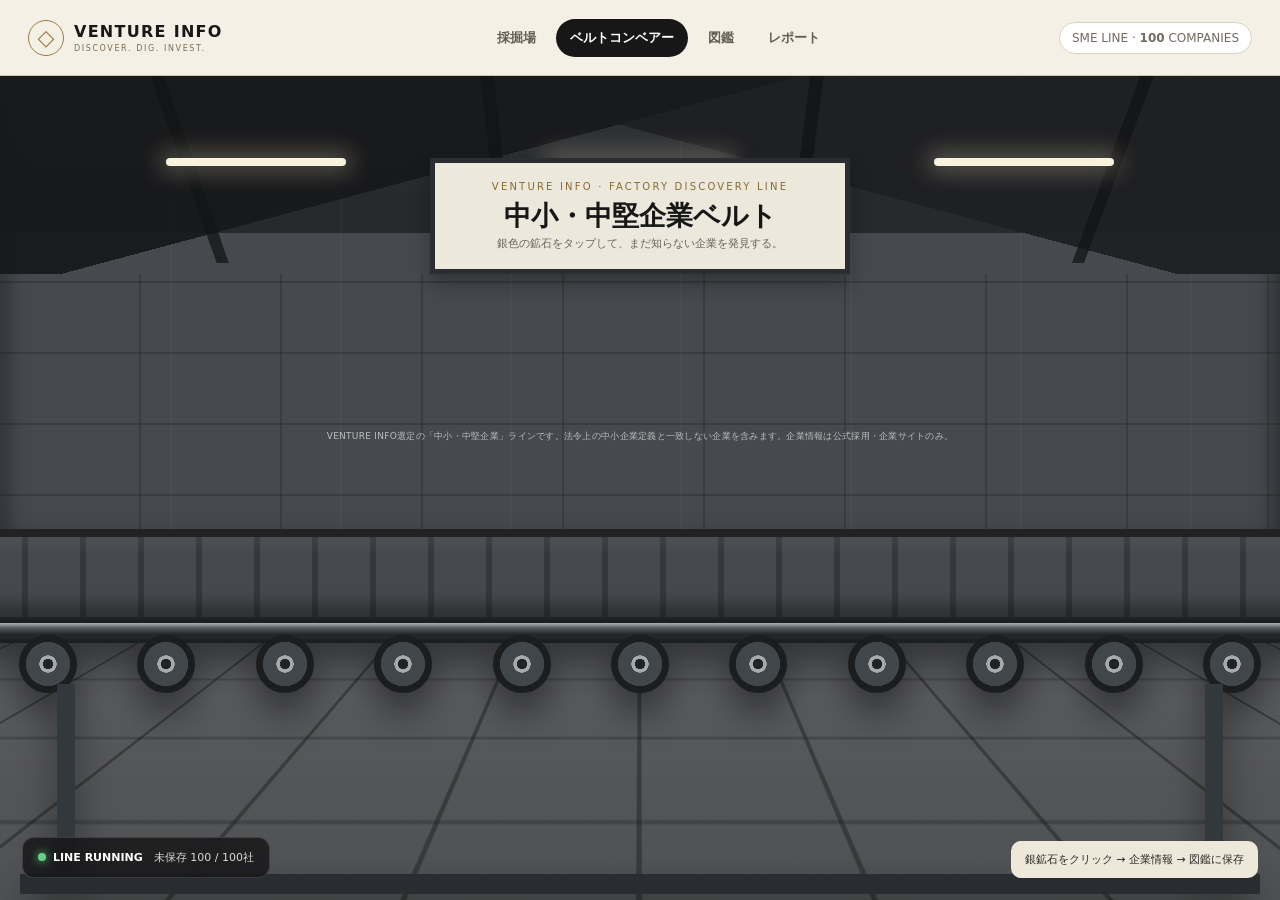
<file: conveyor.html>
<!doctype html>
<html lang="ja">
<head>
<meta charset="utf-8"><link rel="icon" href="favicon.svg" type="image/svg+xml"><meta name="viewport" content="width=device-width,initial-scale=1,viewport-fit=cover">
<title>VENTURE INFO · SME CONVEYOR</title>
<style>
:root{--ink:#101010;--cream:#f4efe4;--gold:#c89a3d;--silver:#d8dde3;--steel:#5f6872;--factory:#37393d;}
*{box-sizing:border-box} html,body{margin:0;min-height:100%;font-family:Inter,"Noto Sans JP",system-ui,sans-serif;background:#151617;color:#f5f2ea} button,a{font:inherit}
.topbar{height:76px;background:#f5f0e6;color:#171717;display:flex;align-items:center;padding:0 28px;gap:30px;border-bottom:1px solid #d5c7ab;position:relative;z-index:20}
.brand{display:flex;align-items:center;gap:10px;text-decoration:none;color:inherit;min-width:230px} .brand-mark{width:36px;height:36px;border:1px solid #9e7b3e;border-radius:50%;display:grid;place-items:center;color:#9e7b3e;font-size:22px} .brand strong{display:block;letter-spacing:.08em} .brand small{display:block;font-size:8px;letter-spacing:.2em;color:#7d6c51;margin-top:3px}
.nav{display:flex;gap:6px;flex:1;justify-content:center} .nav a{text-decoration:none;color:#635d53;padding:10px 14px;border-radius:999px;font-size:13px;font-weight:700} .nav a.active{background:#171717;color:#fff}
.nav a:hover{background:#e8decb;color:#171717} .count-badge{font-size:12px;color:#736b60;background:white;border:1px solid #ddd1bc;padding:8px 12px;border-radius:999px;white-space:nowrap}
.factory{height:calc(100vh - 76px);min-height:620px;position:relative;overflow:hidden;background:linear-gradient(#27292d 0 19%,#46494e 19% 68%,#292b2f 68%);isolation:isolate}
.factory:before{content:"";position:absolute;inset:0 0 32%;background:repeating-linear-gradient(90deg,rgba(255,255,255,.025) 0 2px,transparent 2px 170px),linear-gradient(180deg,rgba(255,255,255,.06),transparent 22%);box-shadow:inset 0 -12px 30px #202124;z-index:-4}
.ceiling{position:absolute;left:-3%;right:-3%;top:0;height:24%;background:linear-gradient(165deg,#18191b 0 40%,transparent 40%),linear-gradient(195deg,#1f2023 0 42%,transparent 42%);opacity:.95;z-index:-2}
.beams{position:absolute;inset:0 0 auto;height:28%;background:repeating-linear-gradient(90deg,transparent 0 150px,#111214 150px 164px,transparent 164px 330px);transform:perspective(500px) rotateX(-20deg);transform-origin:top;opacity:.75;z-index:-1}
.lights{position:absolute;top:10%;left:5%;right:5%;display:flex;justify-content:space-around} .light{width:180px;height:8px;background:#f8f3dd;border-radius:5px;box-shadow:0 0 22px 7px rgba(255,244,205,.25)}
.wall-grid{position:absolute;left:0;right:0;top:24%;height:44%;background:repeating-linear-gradient(0deg,transparent 0 69px,rgba(30,30,30,.3) 69px 71px),repeating-linear-gradient(90deg,transparent 0 139px,rgba(25,25,25,.25) 139px 141px);z-index:-1}
.floor{position:absolute;left:-15%;right:-15%;bottom:-22%;height:55%;background:linear-gradient(rgba(20,20,20,.25),rgba(20,20,20,.48)),repeating-linear-gradient(90deg,transparent 0 116px,rgba(18,18,18,.4) 116px 119px),repeating-linear-gradient(0deg,#77797c 0 70px,#5e6064 70px 73px);transform:perspective(500px) rotateX(61deg);transform-origin:top;z-index:-1}
.sign{position:absolute;top:10%;left:50%;transform:translateX(-50%);background:#ece8dc;color:#171717;padding:18px 25px;border:5px solid #2b2d30;box-shadow:0 11px 20px rgba(0,0,0,.28);text-align:center;min-width:420px} .sign small{display:block;letter-spacing:.22em;font-size:10px;color:#8b6b31} .sign h1{font-size:27px;margin:6px 0 2px} .sign p{margin:0;font-size:11px;color:#67635d}
.conveyor{position:absolute;left:-3%;right:-3%;top:55%;height:190px;z-index:5;filter:drop-shadow(0 20px 18px rgba(0,0,0,.45))}
.belt-top{position:absolute;left:0;right:0;top:0;height:96px;border:8px solid #222;border-radius:16px;background:repeating-linear-gradient(90deg,#45484c 0 52px,#35383b 52px 58px);animation:belt 1.05s linear infinite;box-shadow:inset 0 12px 8px rgba(255,255,255,.04),inset 0 -14px 14px rgba(0,0,0,.3)}
@keyframes belt{to{background-position-x:-116px}}
.rail{position:absolute;left:0;right:0;top:90px;height:24px;background:linear-gradient(#a9afb5,#52585e 32%,#24272a 70%);border:4px solid #1c1e20}
.rollers{position:absolute;left:2%;right:2%;top:106px;display:flex;justify-content:space-around} .roller{width:58px;height:58px;border-radius:50%;background:radial-gradient(circle at 50% 50%,#222 0 14%,#a4a9ad 15% 24%,#41464b 25% 62%,#1b1d1f 63%);border:4px solid #1b1d1f;animation:spin .8s linear infinite} @keyframes spin{to{transform:rotate(-360deg)}}
.legs{position:absolute;left:7%;right:7%;top:155px;height:210px;border-left:18px solid #33383d;border-right:18px solid #33383d} .legs:after{content:"";position:absolute;left:-55px;right:-55px;bottom:0;border-top:20px solid #292d31}
.ore-layer{position:absolute;inset:0;pointer-events:none;z-index:8}
.ore{--shape:polygon(16% 8%,78% 2%,98% 32%,88% 86%,48% 100%,5% 72%,0 30%);position:absolute;left:105vw;top:calc(55% - 70px);width:72px;height:65px;clip-path:var(--shape);background:linear-gradient(135deg,#f4f6f8 0%,#aab1b8 22%,#eef1f3 43%,#737b84 69%,#d9dde1 100%);border:none;box-shadow:0 10px 14px rgba(0,0,0,.3),inset 10px 10px 12px rgba(255,255,255,.34),inset -12px -12px 18px rgba(0,0,0,.22);cursor:pointer;pointer-events:auto;display:grid;place-items:center;animation:oreTravel var(--dur) linear forwards;transform-origin:center;isolation:isolate}
.ore:before{content:"";position:absolute;inset:10%;clip-path:inherit;background:linear-gradient(120deg,rgba(255,255,255,.42),transparent 38%);z-index:-1} .ore .glyph{font-size:24px;color:#30353a;text-shadow:0 1px #fff;font-weight:900} .ore .mini{position:absolute;bottom:8px;font-size:7px;letter-spacing:.02em;color:#24282c;background:rgba(245,247,249,.72);padding:2px 4px;border-radius:4px;max-width:58px;white-space:nowrap;overflow:hidden;text-overflow:ellipsis}
.ore:hover{filter:brightness(1.18);scale:1.08} @keyframes oreTravel{0%{translate:0 0;rotate:0deg}25%{translate:-30vw 2px;rotate:-4deg}50%{translate:-60vw -1px;rotate:3deg}75%{translate:-90vw 2px;rotate:-2deg}100%{translate:-125vw 0;rotate:2deg}}
.status{position:absolute;left:22px;bottom:22px;background:rgba(18,19,20,.78);border:1px solid rgba(255,255,255,.15);backdrop-filter:blur(10px);padding:12px 15px;border-radius:12px;font-size:11px;z-index:10;color:#dedbd3} .status b{color:#fff} .status .dot{display:inline-block;width:8px;height:8px;border-radius:50%;background:#65d284;box-shadow:0 0 8px #65d284;margin-right:7px}
.hint{position:absolute;right:22px;bottom:22px;background:#eee8da;color:#2a2927;padding:11px 14px;border-radius:10px;font-size:11px;z-index:10}
dialog{width:min(920px,calc(100vw - 28px));max-height:90vh;border:0;padding:0;border-radius:22px;background:#f6f1e8;color:#171717;box-shadow:0 30px 90px rgba(0,0,0,.55)} dialog::backdrop{background:rgba(8,8,9,.7);backdrop-filter:blur(4px)} .modal-head{padding:24px 26px 18px;background:linear-gradient(135deg,#22252a,#4e555d);color:white;display:flex;gap:18px;align-items:center;position:relative} .modal-ore{width:76px;height:70px;clip-path:polygon(12% 7%,80% 0,100% 37%,84% 94%,38% 100%,0 69%,5% 28%);background:linear-gradient(135deg,#fff,#8f979f 30%,#e3e7ea 55%,#686f76);display:grid;place-items:center;color:#222;font-weight:900;font-size:26px;flex:0 0 auto} .modal-head small{font-size:11px;letter-spacing:.15em;color:#d7dce1} .modal-head h2{margin:4px 0;font-size:29px} .modal-head p{margin:0;color:#d7dce1;font-size:13px;line-height:1.65} .close{position:absolute;right:14px;top:12px;border:0;background:rgba(255,255,255,.12);color:white;width:36px;height:36px;border-radius:50%;cursor:pointer}
.modal-body{padding:20px 26px 26px;overflow:auto;max-height:66vh}

/* ===== V2: 給与を最優先KPIとして強調 ===== */
.snapshot{display:grid;grid-template-columns:repeat(3,1fr);gap:12px;margin:0 0 22px}
.snap{background:#fff;border:1px solid #ddd4c5;border-radius:14px;padding:16px;min-height:92px}
.snap small{display:block;color:#807565;font-size:11px;font-weight:800;margin-bottom:7px}
.snap strong{display:block;color:#171717;font-size:17px;line-height:1.45;font-weight:800}
.snap span{display:block;margin-top:9px;color:#8b8171;font-size:10px}
.snap.salary-highlight{grid-column:1/-1;min-height:142px;padding:22px 25px;background:linear-gradient(135deg,#171717 0%,#292929 100%);border:1px solid #171717;color:#fff;position:relative;overflow:hidden;box-shadow:inset 4px 0 0 var(--gold)}
.snap.salary-highlight::before{content:"SALARY";position:absolute;top:18px;right:21px;font-size:10px;font-weight:900;letter-spacing:.18em;color:#d3ad5a}
.snap.salary-highlight small{color:#d3ad5a;font-size:12px;letter-spacing:.06em}
.snap.salary-highlight strong{color:#fff;font-size:28px;line-height:1.35;max-width:760px;padding-right:80px}
.snap.salary-highlight span{color:#cfc8bc;font-size:11px}

.tabs{display:flex;gap:9px;overflow-x:auto;padding-bottom:8px}
.tab{border:1px solid #d6cdbd;background:#fff;border-radius:999px;padding:10px 15px;white-space:nowrap;cursor:pointer;font-size:13px;font-weight:750}
.tab.active{background:#191919;color:#fff;border-color:#191919}
.summary{font-size:15px;color:#5f584e;line-height:1.75;margin:16px 0}
.fact{display:grid;grid-template-columns:160px minmax(0,1fr) auto;gap:18px;align-items:start;padding:18px 6px;border-top:1px solid #ded5c7;font-size:15px;line-height:1.7}
.fact label{font-size:14px;line-height:1.5;font-weight:850;color:#332e28}
.fact>div{font-size:16px;line-height:1.75;color:#171717;font-weight:550}
.pill{border:1px solid #b8ad9c;border-radius:999px;padding:6px 9px;font-size:10px;color:#6a6257;text-decoration:none;white-space:nowrap}
.sources{display:flex;gap:8px;flex-wrap:wrap;margin-top:16px}
.source{font-size:11px;line-height:1.5;color:#6e5529;background:#fff8e8;border:1px solid #d6b977;padding:10px 12px;border-radius:10px;text-decoration:none}
.actions{display:flex;justify-content:flex-end;gap:10px;padding-top:17px} .save{border:0;background:#171717;color:white;border-radius:12px;padding:11px 17px;font-weight:800;cursor:pointer} .save.saved{background:#8e969e;color:#171717}
.disclaimer{position:absolute;left:50%;transform:translateX(-50%);top:43%;z-index:2;color:rgba(255,255,255,.64);font-size:9px;letter-spacing:.03em;text-align:center;width:min(90%,740px)}

@media(max-width:760px){
.topbar{height:62px;padding:0 12px;gap:8px}.brand{min-width:auto}.brand small{display:none}.brand strong{font-size:12px}.nav{justify-content:flex-end;gap:1px}.nav a{font-size:10px;padding:8px 7px}.count-badge{display:none}.factory{height:calc(100vh - 62px);min-height:560px}.sign{top:8%;min-width:0;width:82%;padding:14px 12px}.sign h1{font-size:20px}.light{width:74px}.conveyor{top:56%;height:160px}.belt-top{height:82px}.rail{top:77px}.rollers{top:92px}.roller{width:44px;height:44px}.ore{top:calc(56% - 60px);width:61px;height:56px}.disclaimer{top:40%;font-size:8px}.status{left:12px;bottom:12px}.hint{right:12px;bottom:12px;max-width:45%;font-size:9px}
dialog{border-radius:18px 18px 0 0;margin:auto 0 0;width:100%;max-width:none}
.modal-body{padding:16px 17px 22px}
.snapshot{grid-template-columns:1fr 1fr;gap:10px}
.snap.salary-highlight{grid-column:1/-1;min-height:124px;padding:18px 19px}
.snap.salary-highlight strong{font-size:23px;padding-right:0}
.snap.salary-highlight::before{top:15px;right:16px}
.fact{grid-template-columns:1fr;gap:6px;padding:17px 3px}
.fact label{font-size:13px}
.fact>div{font-size:16px}
.fact .pill{grid-column:1;justify-self:start}
}
</style>
</head><body>
<header class="topbar"><a class="brand" href="index.html"><span class="brand-mark">◇</span><span><strong>VENTURE INFO</strong><small>DISCOVER. DIG. INVEST.</small></span></a><nav class="nav"><a href="index.html">採掘場</a><a class="active" href="conveyor.html">ベルトコンベアー</a><a href="collection.html">図鑑</a><a href="report.html">レポート</a></nav><div class="count-badge">SME LINE · <b>100</b> COMPANIES</div></header>
<main class="factory" id="factory"><div class="ceiling"></div><div class="beams"></div><div class="lights"><div class="light"></div><div class="light"></div><div class="light"></div></div><div class="wall-grid"></div><div class="floor"></div><section class="sign"><small>VENTURE INFO · FACTORY DISCOVERY LINE</small><h1>中小・中堅企業ベルト</h1><p>銀色の鉱石をタップして、まだ知らない企業を発見する。</p></section><div class="disclaimer">VENTURE INFO選定の「中小・中堅企業」ラインです。法令上の中小企業定義と一致しない企業を含みます。企業情報は公式採用・企業サイトのみ。</div>
<div class="conveyor"><div class="belt-top"></div><div class="rail"></div><div class="rollers"><div class="roller"></div><div class="roller"></div><div class="roller"></div><div class="roller"></div><div class="roller"></div><div class="roller"></div><div class="roller"></div><div class="roller"></div><div class="roller"></div><div class="roller"></div><div class="roller"></div></div><div class="legs"></div></div><div class="ore-layer" id="oreLayer"></div>
<div class="status"><span class="dot"></span><b>LINE RUNNING</b>　未保存 <span id="remaining">100</span> / 100社</div><div class="hint">銀鉱石をクリック → 企業情報 → 図鑑に保存</div></main>
<dialog id="companyDialog"><div class="modal-head"><div class="modal-ore" id="dialogOre">SME</div><div><small id="dialogIndustry"></small><h2 id="dialogName"></h2><p id="dialogSummary"></p></div><button class="close" id="closeDialog">×</button></div><div class="modal-body"><div class="snapshot" id="snapshot"></div><div class="tabs" id="tabs"></div><div id="detail"></div><div class="sources" id="sources"></div><div class="actions"><button class="save" id="saveBtn">図鑑に保存</button></div></div></dialog>
<script src="company-data-client.js?v=20261126-retry"></script>
<script>
const INTEREST_KEY="vi-interest-signals-v1";
function broadIndustry(i){const s=String(i||"");if(/金融|Fintech|M&A/.test(s))return"金融";if(/人材|教育|福祉/.test(s))return"人材・Platform";if(/自動車/.test(s))return"自動車";if(/通信/.test(s))return"通信";if(/食品|小売|EC|ドラッグ|アパレル|医療/.test(s))return"消費財・小売";if(/製造|半導体|素材|機械|部品|電機/.test(s))return"メーカー・DX";if(/商社/.test(s))return"総合商社";if(/広告|メディア|エンタメ/.test(s))return"テック・メディア";return"IT・SI";}
function recordSmeInterest(industry,type){try{const key=broadIndustry(industry),all=JSON.parse(localStorage.getItem(INTEREST_KEY)||"{}"),r=all[key]||{dig:0,discover:0,open:0,save:0};r[type]=(Number(r[type])||0)+1;all[key]=r;localStorage.setItem(INTEREST_KEY,JSON.stringify(all));}catch(_){}}
const SME_CATALOG=[{"name":"Cybozu","displayName":"サイボウズ","industry":"IT・SaaS"},{"name":"freee","displayName":"freee","industry":"IT・SaaS"},{"name":"HENNGE","displayName":"HENNGE","industry":"IT・SaaS"},{"name":"PKSHA Technology","displayName":"PKSHA Technology","industry":"AI・データ"},{"name":"ABEJA","displayName":"ABEJA","industry":"AI・データ"},{"name":"Speee","displayName":"Speee","industry":"IT・DX"},{"name":"LITALICO","displayName":"LITALICO","industry":"人材・教育・福祉"},{"name":"Kaonavi","displayName":"カオナビ","industry":"IT・SaaS"},{"name":"Timee","displayName":"タイミー","industry":"人材・Platform"},{"name":"RAKUS","displayName":"ラクス","industry":"IT・SaaS"},{"name":"GMO Pepabo","displayName":"GMOペパボ","industry":"IT・Platform"},{"name":"kubell","displayName":"kubell","industry":"IT・SaaS"},{"name":"Wantedly","displayName":"ウォンテッドリー","industry":"人材・Platform"},{"name":"Uzabase","displayName":"ユーザベース","industry":"メディア・情報"},{"name":"Bengo4.com","displayName":"弁護士ドットコム","industry":"IT・Platform"},{"name":"Coconala","displayName":"ココナラ","industry":"IT・Platform"},{"name":"note","displayName":"note","industry":"メディア・Platform"},{"name":"BASE","displayName":"BASE","industry":"EC・Platform"},{"name":"Hamee","displayName":"Hamee","industry":"EC・プロダクト"},{"name":"E-Guardian","displayName":"イー・ガーディアン","industry":"IT・BPO"},{"name":"S-Pool","displayName":"エスプール","industry":"人材・BPO"},{"name":"AI inside","displayName":"AI inside","industry":"AI・データ"},{"name":"Finatext Holdings","displayName":"Finatextホールディングス","industry":"Fintech"},{"name":"CINC","displayName":"CINC","industry":"マーケティング・DX"},{"name":"Sun Asterisk","displayName":"Sun Asterisk","industry":"IT・DX"},{"name":"Feedforce Group","displayName":"フィードフォースグループ","industry":"IT・SaaS"},{"name":"GMO Financial Gate","displayName":"GMOフィナンシャルゲート","industry":"Fintech"},{"name":"Port","displayName":"ポート","industry":"人材・Platform"},{"name":"Septeni Holdings","displayName":"セプテーニ・ホールディングス","industry":"広告・デジタル"},{"name":"Enigmo","displayName":"エニグモ","industry":"EC・Platform"},{"name":"Harmonic Drive Systems","displayName":"ハーモニック・ドライブ・システムズ","industry":"製造・機械"},{"name":"NITTOKU","displayName":"NITTOKU","industry":"製造・FA"},{"name":"RORZE","displayName":"ローツェ","industry":"半導体・製造装置"},{"name":"TOWA","displayName":"TOWA","industry":"半導体・製造装置"},{"name":"Ferrotec","displayName":"フェローテック","industry":"半導体・素材"},{"name":"Mimaki Engineering","displayName":"ミマキエンジニアリング","industry":"製造・機械"},{"name":"Shibaura Mechatronics","displayName":"芝浦メカトロニクス","industry":"半導体・製造装置"},{"name":"SATO Holdings","displayName":"サトーホールディングス","industry":"製造・IoT"},{"name":"Japan Material","displayName":"ジャパンマテリアル","industry":"半導体・インフラ"},{"name":"OHARA","displayName":"オハラ","industry":"素材・光学"},{"name":"Nippon Tungsten","displayName":"日本タングステン","industry":"素材・部品"},{"name":"Yamashin-Filter","displayName":"ヤマシンフィルタ","industry":"製造・部品"},{"name":"TOCALO","displayName":"トーカロ","industry":"素材・表面処理"},{"name":"MARUWA","displayName":"MARUWA","industry":"電子部品・素材"},{"name":"Yamabiko","displayName":"やまびこ","industry":"製造・機械"},{"name":"Nagaileben","displayName":"ナガイレーベン","industry":"医療・アパレル"},{"name":"Nippon Thompson","displayName":"日本トムソン","industry":"製造・部品"},{"name":"Tsubaki Nakashima","displayName":"椿本ナカシマ","industry":"製造・部品"},{"name":"CKD","displayName":"CKD","industry":"製造・FA"},{"name":"Nitto Kogyo","displayName":"日東工業","industry":"電機・インフラ"},{"name":"Seria","displayName":"セリア","industry":"小売"},{"name":"Workman","displayName":"ワークマン","industry":"小売"},{"name":"Rock Field","displayName":"ロック・フィールド","industry":"食品・小売"},{"name":"Yomeishu Seizo","displayName":"養命酒製造","industry":"食品・ヘルスケア"},{"name":"Aohata","displayName":"アヲハタ","industry":"食品"},{"name":"Bourbon","displayName":"ブルボン","industry":"食品"},{"name":"Imuraya Group","displayName":"井村屋グループ","industry":"食品"},{"name":"Yutaka Foods","displayName":"ユタカフーズ","industry":"食品"},{"name":"Nitto Fuji Flour Milling","displayName":"日東富士製粉","industry":"食品"},{"name":"Belc","displayName":"ベルク","industry":"小売"},{"name":"Genky DrugStores","displayName":"Genky DrugStores","industry":"ドラッグストア"},{"name":"Okuwa","displayName":"オークワ","industry":"小売"},{"name":"Yakuodo Holdings","displayName":"薬王堂ホールディングス","industry":"ドラッグストア"},{"name":"JAC Recruitment","displayName":"JAC Recruitment","industry":"人材"},{"name":"Gakujo","displayName":"学情","industry":"人材"},{"name":"Career Design Center","displayName":"キャリアデザインセンター","industry":"人材・メディア"},{"name":"SMS","displayName":"エス・エム・エス","industry":"人材・ヘルスケア"},{"name":"Fullcast Holdings","displayName":"フルキャストホールディングス","industry":"人材"},{"name":"Japan Elevator Service","displayName":"ジャパンエレベーターサービスHD","industry":"設備・サービス"},{"name":"Insource","displayName":"インソース","industry":"研修・人材"},{"name":"Creek & River","displayName":"クリーク・アンド・リバー社","industry":"人材・クリエイティブ"},{"name":"Quick","displayName":"クイック","industry":"人材"},{"name":"MS-Japan","displayName":"MS-Japan","industry":"人材"},{"name":"Ateam Holdings","displayName":"エイチームホールディングス","industry":"IT・デジタル"},{"name":"Digital Holdings","displayName":"デジタルホールディングス","industry":"広告・デジタル"},{"name":"GENDA","displayName":"GENDA","industry":"エンタメ・店舗"},{"name":"M&A Capital Partners","displayName":"M&Aキャピタルパートナーズ","industry":"M&A・金融"},{"name":"Strike","displayName":"ストライク","industry":"M&A・金融"},{"name":"IR Japan Holdings","displayName":"アイ・アール ジャパンHD","industry":"金融・IR"},{"name":"System Support Holdings","displayName":"システムサポートHD","industry":"IT・SI"},{"name":"Cross Cat","displayName":"クロスキャット","industry":"IT・SI"},{"name":"NSW","displayName":"NSW","industry":"IT・SI"},{"name":"BeeX","displayName":"BeeX","industry":"Cloud・IT"},{"name":"ID Holdings","displayName":"IDホールディングス","industry":"IT・SI"},{"name":"Broadleaf","displayName":"ブロードリーフ","industry":"IT・SaaS"},{"name":"NCS&A","displayName":"NCS&A","industry":"IT・SI"},{"name":"SIG Group","displayName":"SIGグループ","industry":"IT・SI"},{"name":"Sakura KCS","displayName":"さくらケーシーエス","industry":"IT・SI"},{"name":"CEC","displayName":"シーイーシー","industry":"IT・SI"},{"name":"Solxyz","displayName":"ソルクシーズ","industry":"IT・SI"},{"name":"System Integrator","displayName":"システムインテグレータ","industry":"IT・SI"},{"name":"Nippon RAD","displayName":"日本ラッド","industry":"IT・SI"},{"name":"TDC Soft","displayName":"TDCソフト","industry":"IT・SI"},{"name":"JBCC Holdings","displayName":"JBCCホールディングス","industry":"IT・SI"},{"name":"ODK Solutions","displayName":"ODKソリューションズ","industry":"IT・SI"},{"name":"Asteria","displayName":"アステリア","industry":"IT・SaaS"},{"name":"TerraSky","displayName":"テラスカイ","industry":"Cloud・IT"},{"name":"CAC","displayName":"シーエーシー","industry":"IT・SI"},{"name":"Shizuoka Sangyo-sha","displayName":"静岡産業社","industry":"商社・包装"},{"name":"SANN","displayName":"SANN","industry":"広告・人材"}];
const SAVED_KEY="vi-sme-saved-v1", CATALOG_KEY="vi-sme-catalog-v1";
try{localStorage.setItem(CATALOG_KEY,JSON.stringify(SME_CATALOG));}catch(_ ){}
let saved=new Set(JSON.parse(localStorage.getItem(SAVED_KEY)||"[]")); let selected=null; let active=new Map(); let spawnTimer=null;
const shapes=["polygon(10% 5%,72% 0,100% 29%,88% 87%,47% 100%,4% 72%,0 27%)","polygon(22% 0,83% 11%,100% 50%,76% 100%,18% 91%,0 44%)","polygon(5% 20%,45% 0,94% 14%,100% 70%,62% 100%,14% 83%,0 48%)","polygon(15% 0,67% 5%,100% 38%,81% 95%,32% 100%,0 66%,4% 26%)","polygon(29% 0,82% 8%,100% 54%,66% 100%,13% 86%,0 36%)"];
const glyphs={"IT・SaaS":"⌘","AI・データ":"AI","IT・DX":"DX","人材・教育・福祉":"人","人材・Platform":"人","IT・Platform":"◎","メディア・情報":"▶","メディア・Platform":"▶","EC・Platform":"□","EC・プロダクト":"□","IT・BPO":"IT","人材・BPO":"人","Fintech":"¥","マーケティング・DX":"↗","広告・デジタル":"AD","製造・機械":"⚙","製造・FA":"⚙","半導体・製造装置":"◇","半導体・素材":"◇","製造・IoT":"⚙","半導体・インフラ":"◇","素材・光学":"◇","素材・部品":"◆","製造・部品":"⚙","素材・表面処理":"◆","電子部品・素材":"◇","医療・アパレル":"＋","電機・インフラ":"⚡","小売":"袋","食品・小売":"食","食品・ヘルスケア":"＋","食品":"食","ドラッグストア":"＋","人材":"人","人材・メディア":"人","人材・ヘルスケア":"人","設備・サービス":"⚙","研修・人材":"人","人材・クリエイティブ":"人","IT・デジタル":"IT","エンタメ・店舗":"★","M&A・金融":"¥","金融・IR":"¥","IT・SI":"IT","Cloud・IT":"☁","商社・包装":"箱","広告・人材":"AD"};
function esc(v){return String(v??"").replace(/[&<>"']/g,c=>({"&":"&amp;","<":"&lt;",">":"&gt;",'"':"&quot;","'":"&#039;"}[c]))}
function rand(a,b){return a+Math.random()*(b-a)} function pick(a){return a[Math.floor(Math.random()*a.length)]}
function unsaved(){return SME_CATALOG.filter(c=>!saved.has(c.name))} function updateRemaining(){document.getElementById("remaining").textContent=unsaved().length}
function spawnOre(){const pool=unsaved().filter(c=>!active.has(c.name));if(!pool.length)return;const c=pick(pool),el=document.createElement("button");el.className="ore";el.dataset.company=c.name;el.style.setProperty("--shape",pick(shapes));el.style.setProperty("--dur",`${rand(17,24).toFixed(2)}s`);el.style.top=`calc(55% - ${rand(62,82).toFixed(0)}px)`;el.innerHTML=`<span class="glyph">${esc(glyphs[c.industry]||"◇")}</span><span class="mini">${esc(c.displayName)}</span>`;el.addEventListener("click",e=>{e.preventDefault();openCompany(c)});el.addEventListener("animationend",()=>{active.delete(c.name);el.remove()});document.getElementById("oreLayer").appendChild(el);active.set(c.name,el)}
function startLine(){for(let i=0;i<7;i++)setTimeout(spawnOre,i*650);spawnTimer=setInterval(spawnOre,1450);updateRemaining()}
const conveyorVerifiedCache=new Map();
function conveyorSourceLabel(t){return({official_site:"企業公式",official_recruit:"公式採用",official_ir:"公式IR",annual_securities_report:"有価証券報告書",integrated_report:"統合報告書",public_agency:"公的機関"})[t]||"公開情報"}
function renderConveyorVerified(c,key){
  const groups=window.VICompanyData?.group(c.__verifiedProfile)||[],g=groups.find(x=>x.key===key)||groups[0],box=document.getElementById("detail");
  if(!g){box.innerHTML="";return}
  box.innerHTML=g.points.map(p=>`<div class="fact"><label>${esc(p.label)}</label><div>${esc(p.display_value)}</div><a class="pill" href="${esc(p.source_url)}" target="_blank" rel="noopener">${esc(conveyorSourceLabel(p.source_type))} ↗</a></div>`).join("");
  document.querySelectorAll(".tab").forEach(b=>b.classList.toggle("active",b.dataset.tab===g.key));
}
function applyConveyorVerified(c,p){
  c.__verifiedProfile=p;const groups=window.VICompanyData.group(p);if(!groups.length)return;
  const vi=window.VICompanyData.point(p,"industry");if(vi)document.getElementById("dialogIndustry").textContent=vi.display_value;
  const b=window.VICompanyData.point(p,"business_description");document.getElementById("dialogSummary").textContent=b?b.display_value:"";
  const wanted=["base_salary","starting_salary","annual_holidays","employee_count","revenue"],snap=[];
  wanted.forEach(k=>{const x=window.VICompanyData.point(p,k);if(x&&snap.length<4)snap.push(x)});
  document.getElementById("snapshot").innerHTML=snap.map(x=>{
    const isSalary=x.field_name==="base_salary"||x.field_name==="starting_salary";
    return `<div class="snap ${isSalary?"salary-highlight":""}"><small>${esc(window.VICompanyData.fieldMeta[x.field_name]?.[1]||x.field_name)}</small><strong>${esc(x.display_value)}</strong><span>${esc(conveyorSourceLabel(x.source_type))}</span></div>`;
  }).join("");
  document.getElementById("tabs").innerHTML=groups.map((g,i)=>`<button class="tab ${i?"":"active"}" data-tab="${esc(g.key)}">${esc(g.label)}</button>`).join("");
  document.querySelectorAll(".tab").forEach(b=>b.addEventListener("click",()=>renderConveyorVerified(c,b.dataset.tab)));
  document.getElementById("sources").innerHTML=window.VICompanyData.uniqueSources(p).map(s=>`<a class="source" href="${esc(s.source_url)}" target="_blank" rel="noopener"><b>${esc(s.source_title||conveyorSourceLabel(s.source_type))}</b><br>${esc(conveyorSourceLabel(s.source_type))} · high ↗</a>`).join("");
  renderConveyorVerified(c,groups[0].key);
}
async function loadConveyorVerified(c){
  if(!window.VICompanyData)return;
  try{
    let p=conveyorVerifiedCache.get(c.name);
    if(p===undefined){p=await window.VICompanyData.fetchVerifiedProfile(c.name);conveyorVerifiedCache.set(c.name,p||null)}
    if(selected!==c)return;
    if(p?.data_points?.length){applyConveyorVerified(c,p);return}
    document.getElementById("dialogSummary").textContent="公開できる確認済みデータが現在登録されていません。";
    document.getElementById("snapshot").innerHTML="";document.getElementById("tabs").innerHTML="";document.getElementById("detail").innerHTML="";document.getElementById("sources").innerHTML="";
  }catch(e){
    console.warn("verified SME profile load failed",e);
    if(selected===c){document.getElementById("dialogSummary").textContent="確認済み企業データの読み込みに失敗しました。旧データにはフォールバックしません。";document.getElementById("snapshot").innerHTML="";document.getElementById("tabs").innerHTML="";document.getElementById("detail").innerHTML="";document.getElementById("sources").innerHTML="";}
  }
}
const labels={compensation:"給与",benefits:"福利厚生",workstyle:"働き方・休日",career:"募集・キャリア"};
function detailKeys(c){return ["compensation","benefits","workstyle","career"].filter(k=>c.details?.[k])}
function renderDetail(c,key){if(c.__verifiedProfile){renderConveyorVerified(c,key);return}const sec=c.details?.[key];if(!sec)return;const box=document.getElementById("detail");box.innerHTML=`<p class="summary">${esc(sec.summary)}</p>`+(sec.facts||[]).map(r=>`<div class="fact"><label>${esc(r[0])}</label><div>${esc(r[1])}</div><span class="pill">${esc(r[2])}</span></div>`).join("");document.querySelectorAll(".tab").forEach(b=>b.classList.toggle("active",b.dataset.tab===key))}
function openCompany(c){selected=c;c.__verifiedProfile=null;recordSmeInterest(c.industry,"open");document.getElementById("dialogOre").textContent=glyphs[c.industry]||"◇";document.getElementById("dialogIndustry").textContent=c.industry;document.getElementById("dialogName").textContent=c.displayName;document.getElementById("dialogSummary").textContent="確認済み公開情報を読み込んでいます…";document.getElementById("snapshot").innerHTML="";document.getElementById("tabs").innerHTML="";document.getElementById("detail").innerHTML="";document.getElementById("sources").innerHTML="";const btn=document.getElementById("saveBtn");btn.textContent=saved.has(c.name)?"保存済み":"図鑑に保存";btn.classList.toggle("saved",saved.has(c.name));document.getElementById("companyDialog").showModal();loadConveyorVerified(c);track("sme_company_opened",c)}
document.getElementById("closeDialog").addEventListener("click",()=>document.getElementById("companyDialog").close());
document.getElementById("saveBtn").addEventListener("click",()=>{if(!selected)return;if(saved.has(selected.name))return;saved.add(selected.name);recordSmeInterest(selected.industry,"save");localStorage.setItem(SAVED_KEY,JSON.stringify([...saved]));const el=active.get(selected.name);if(el){el.remove();active.delete(selected.name)};document.querySelectorAll(`.ore[data-company="${CSS.escape(selected.name)}"]`).forEach(x=>x.remove());document.getElementById("saveBtn").textContent="保存済み";document.getElementById("saveBtn").classList.add("saved");updateRemaining();track("sme_company_saved",selected)});
const ANALYTICS_CONFIG={supabaseUrl:"https://ioznepuggdzagmckljbp.supabase.co",publishableKey:"sb_publishable_JAPUbLW_UTupYjKxmWFCXg_NicyJxn5"};const sessionId=localStorage.getItem("vi-analytics-session-v1");async function track(type,c){if(!sessionId)return;try{await fetch(`${ANALYTICS_CONFIG.supabaseUrl}/rest/v1/events`,{method:"POST",headers:{apikey:ANALYTICS_CONFIG.publishableKey,Authorization:`Bearer ${ANALYTICS_CONFIG.publishableKey}`,"Content-Type":"application/json",Prefer:"return=minimal"},body:JSON.stringify([{session_id:sessionId,event_type:type,industry:c?.industry||null,company:c?.displayName||null,x_position:null,depth_m:null,metadata:{source:"sme_conveyor"}}])})}catch(_){}}
startLine();track("conveyor_viewed",null);
</script></body></html>
</file>
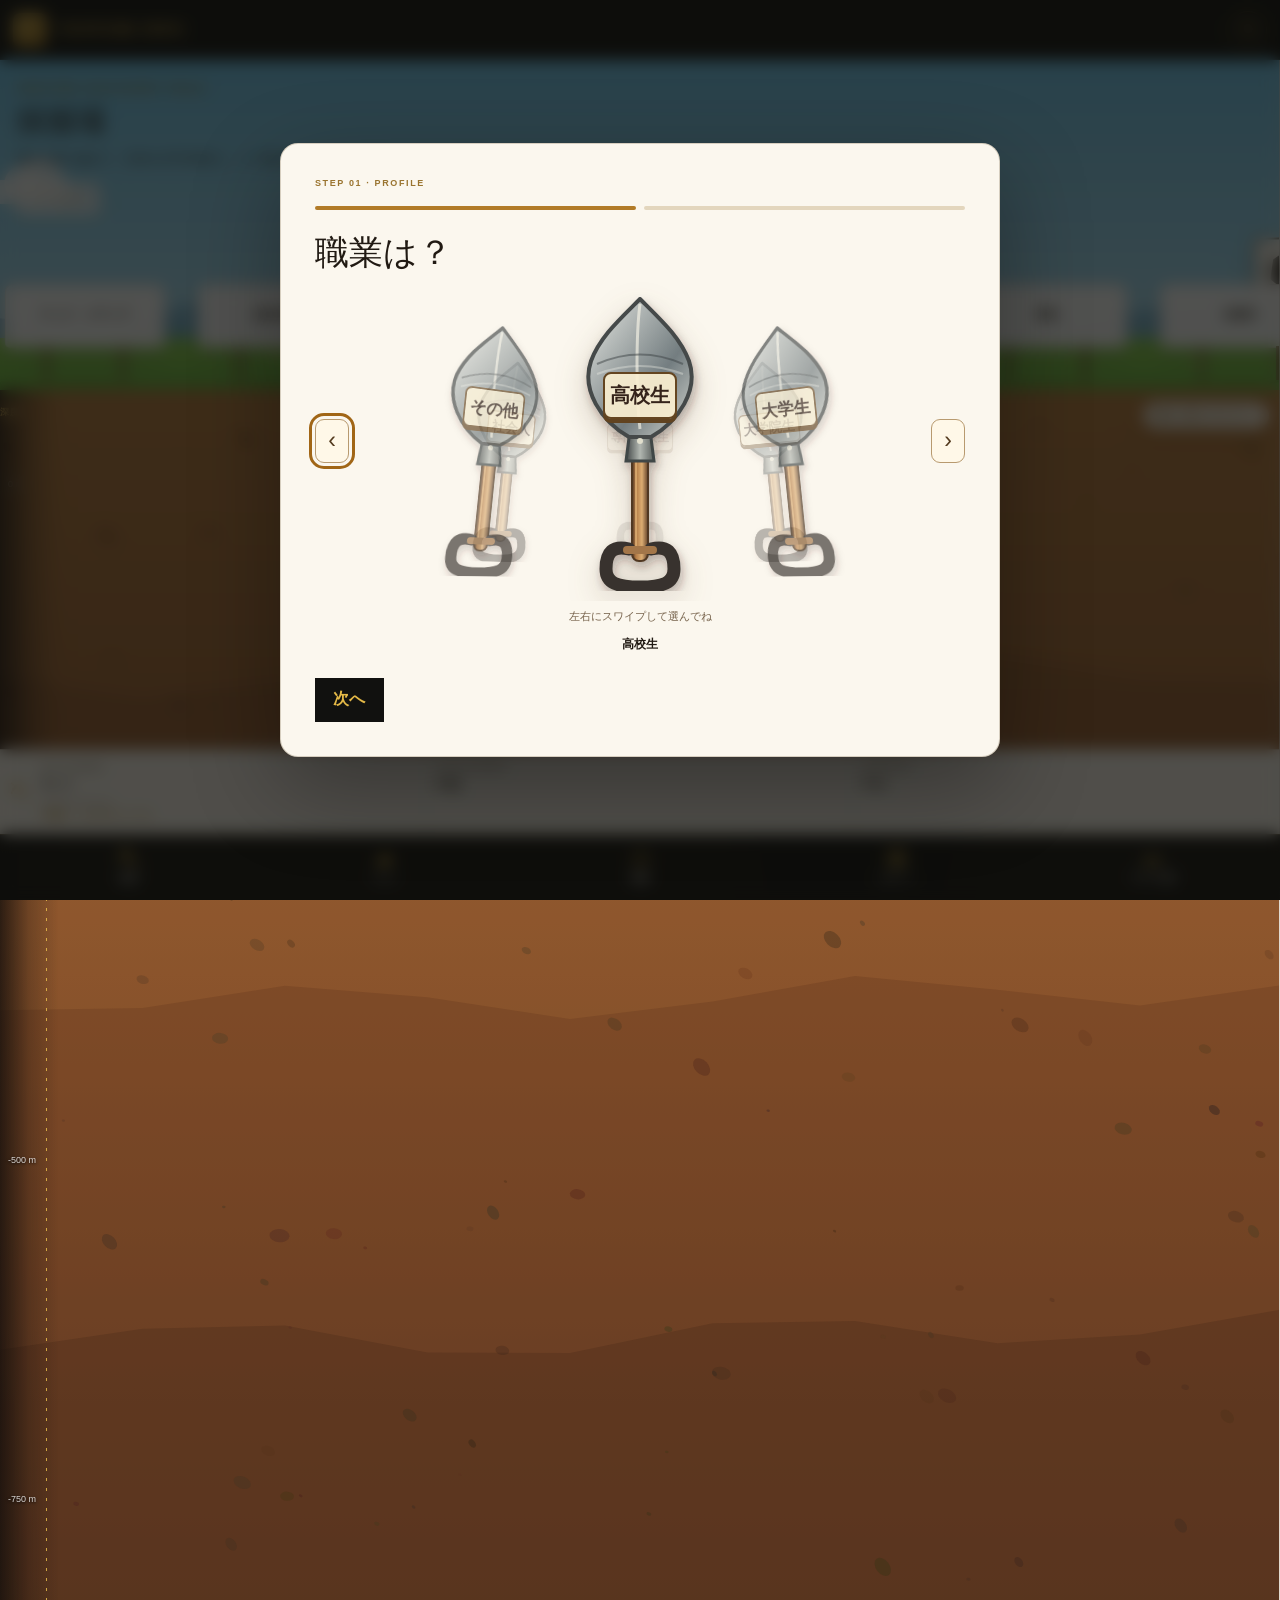
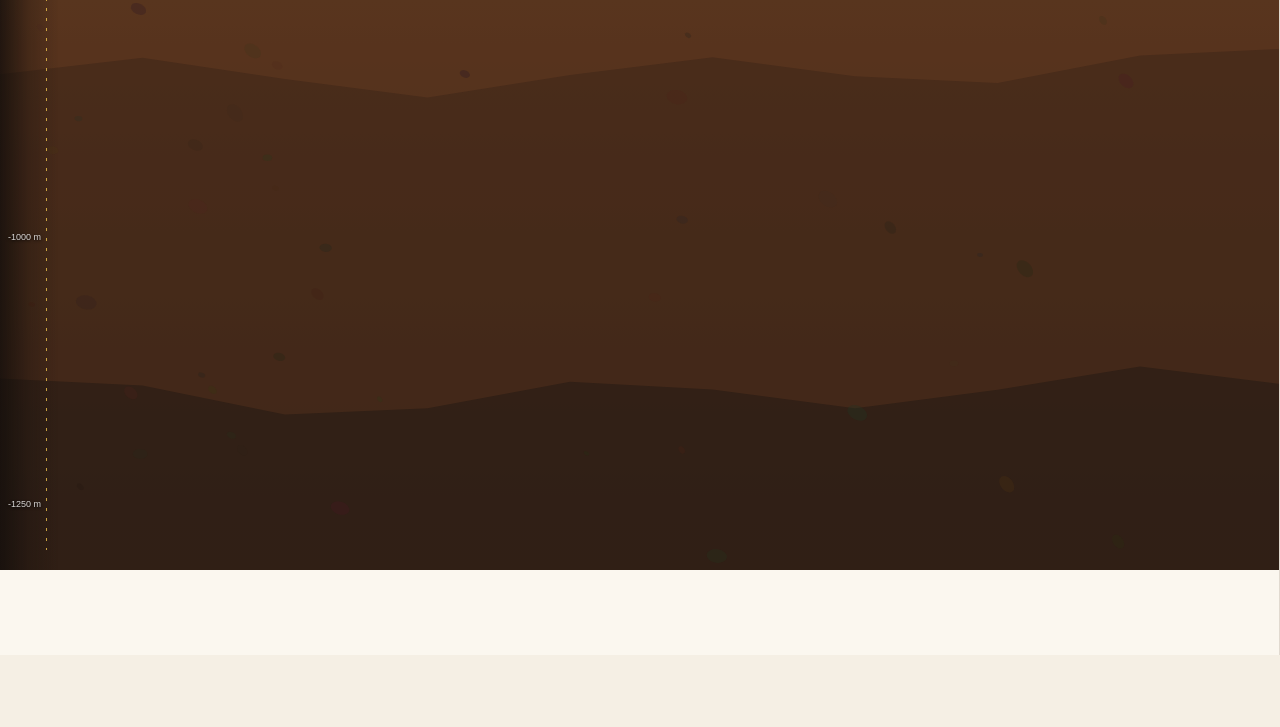
<file: mobile.html>
<!doctype html>
<html lang="ja">
<head>
  <meta charset="utf-8" /><link rel="icon" href="favicon.svg" type="image/svg+xml">
  <meta name="viewport" content="width=device-width,initial-scale=1" />
  <meta name="theme-color" content="#111111" />
  <title>VENTURE INFO — Mobile Quarry</title>
  <meta name="description" content="企業を採掘する、探索型ベンチャーデータベースのデモ。" />
  <link rel="stylesheet" href="assets/quarry.css?v=20261126-split">
</head>
<body class="mobile-experience">
  <header class="topbar">
    <a class="brand" href="mobile.html" aria-label="VENTURE INFO home">
      <span class="brand-mark">◇</span>
      <span>
        <strong>VENTURE INFO</strong>
        <small>DISCOVER. DIG. INVEST.</small>
      </span>
    </a>

    <nav class="nav" aria-label="Primary">
      <button class="nav-item active" data-nav="quarry">採掘場</button>
      <button class="nav-item" data-nav="conveyor">ベルトコンベアー</button>
      <button class="nav-item" data-nav="collection">コレクション</button>
      <button class="nav-item" data-nav="report">レポート</button>
    </nav>

    <div class="top-actions">
      <label class="search">
        <span>⌕</span>
        <input id="globalSearch" type="search" placeholder="企業名・キーワードで検索…" />
      </label>
      <button class="icon-btn" id="resetBtn" title="デモをリセット" aria-label="デモをリセット">↻</button>
      <button class="avatar" aria-label="Profile">H</button>
    </div>
  </header>

  <main class="app-shell">
    <section class="quarry-panel" id="quarryView">
      <div class="quarry-scroll-shell">
        <div class="quarry-scroll-cue" id="quarryScrollCue">地面ごと横にスクロール →</div>
        <div class="quarry-scroll" id="quarryScroll">
          <div class="quarry-world" id="quarryWorld">
      <div class="hero-sky">
        <div class="cloud c1"></div>
        <div class="cloud c2"></div>
        <div class="cloud c3"></div>
        <div class="gafa-balloon" aria-hidden="true"><div class="gafa-envelope"></div><div class="gafa-basket"><span class="gafa-rider"></span></div><div class="gafa-banner"><span class="gafa-ore-silhouette"></span><b>アメリカの有名大企業鉱石が<br>埋められているぞ！</b></div></div>

        <div class="hero-copy">
          <div>
            <p class="eyebrow">VENTURE DISCOVERY FIELD</p>
            <h1>採掘場</h1>
            <p>地中を掘り進めて、日本の大手100社と、レア鉱石のGAFA4社を発掘し、給料・福利厚生・働き方・キャリアを比較しよう。</p>
          </div>
          <button class="soft-btn" id="openFilterBtn">⌁ フィルター</button>
        </div>

        <div class="industry-ruler" id="industryRuler" aria-label="Industry zones"></div>

        <div class="mountains m1"></div>
        <div class="mountains m2"></div>
        <div class="grass" id="grassSurface">
          <span class="flower f1">✦</span>
          <span class="flower f2">✦</span>
          <span class="flower f3">✦</span>
        </div>
      </div>

      <div class="mine-wrap" id="mineWrap">
        <aside class="depth-rail" aria-hidden="true">
          <strong>深度</strong>
          <span style="top:5%">0 m</span>
          <span style="top:24%">-250 m</span>
          <span style="top:43%">-500 m</span>
          <span style="top:62%">-750 m</span>
          <span style="top:81%">-1000 m</span>
          <span style="top:96%">-1250 m</span>
          <i class="rail-line"></i>
        </aside>

      <div class="mine-stage" id="mineStage" tabindex="0" aria-label="採掘エリア。地表から土を押してなぞると、左右や斜めへ掘り進められます。">
          <div class="mine-underlay"></div>
          <div class="zone-lines" id="zoneLines"></div>
          <div class="ore-layer" id="oreLayer"></div>
          <canvas id="digCanvas"></canvas>
          <div class="soil-physics-layer" id="soilPhysicsLayer"></div>

          <div class="dig-hint" id="digHint">
            <span class="dig-icon">↧</span>
          <strong>押して、なぞって掘る</strong>
          <small>地表から左右・斜めにドラッグ / タップ</small>
          </div>

          <div class="depth-float" id="depthFloat">0 m</div>
          <div class="industry-float" id="industryFloat">AI・機械学習</div>
        </div>
      </div>
          </div>
        </div>
      </div>

      <div class="status-bar">
        <div class="status-card">
          <span class="status-icon">⛏</span>
          <div>
            <small>DIG POWER</small>
            <strong>Lv. <span id="levelValue">1</span></strong>
            <div class="meter"><i id="xpMeter"></i></div><span class="tool-now" id="toolNow">手掘り</span>
          </div>
        </div>
        <div class="status-card compact">
          <small>DISCOVERED</small>
          <strong><span id="discoveredValue">0</span> 社</strong>
        </div>
        <div class="status-card compact">
          <small>DEEPEST</small>
          <strong><span id="deepestValue">0</span> m</strong>
        </div>
      </div>
    </section>

    <aside class="collection-panel" id="collectionPanel">
      <div class="collection-head">
        <div>
          <p class="eyebrow">MY FINDINGS</p>
          <h2>コレクション <span id="collectionCount">0</span></h2>
        </div>
        <button class="soft-btn small" id="clearCollectionBtn">CLEAR</button>
      </div>

      <p class="muted">気になった企業をここに保存して比較できます。</p>

      <div class="collection-tabs">
        <button class="chip active" data-filter="ALL">すべて</button>
        <button class="chip" data-filter="AI・機械学習">AI</button>
        <button class="chip" data-filter="SaaS">SaaS</button>
        <button class="chip" data-filter="FinTech">FinTech</button>
        <button class="chip" data-filter="ヘルスケア">Healthcare</button>
      </div>

      <div class="collection-list" id="collectionList">
        <div class="empty-state">
          <div class="empty-icon">◇</div>
          <strong>まだ企業がありません</strong>
          <p>地中を掘って、最初の企業を発見しましょう。</p>
        </div>
      </div>
    </aside>
  </main>

<dialog class="company-dialog company-dialog-wide" id="companyDialog">
    <button class="dialog-close" id="dialogClose" aria-label="閉じる">×</button>

    <div class="company-hero">
      <div>
        <div class="dialog-kicker" id="dialogIndustry">TECH</div>
        <h2 id="dialogName">Company</h2>
        <p id="dialogSummary"></p>
      </div>
      <button class="black-btn save-top" id="saveCompanyBtn">コレクションに保存</button>
    </div>

    <div class="official-data-banner">OFFICIAL DATA ONLY · 採用条件は年度・職種・勤務地で変わるため、数値には対象年度・募集区分を残しています。</div>
    <div class="snapshot-grid" id="snapshotGrid"></div>

    <div class="detail-tabs" id="detailTabs">
      <button class="detail-tab active" data-detail="compensation">給料・評価</button>
      <button class="detail-tab" data-detail="benefits">福利厚生</button>
      <button class="detail-tab" data-detail="stability">経営安定性</button>
      <button class="detail-tab" data-detail="culture">社風・人間関係</button>
      <button class="detail-tab" data-detail="workstyle">働き方</button>
      <button class="detail-tab" data-detail="career">成長・キャリア</button>
    </div>

    <section class="detail-body" id="detailBody"></section>

    <section class="sources-panel">
      <div class="source-heading">
        <div>
          <small>DATA PROVENANCE</small>
          <strong>出典</strong>
        </div>
        <span>公式情報のみ · 2026-08-28版</span>
      </div>
      <div id="dialogSources" class="source-list"></div>
    </section>

    <p class="data-note">
      ※ この企業情報は公式採用サイト、企業公式サイト、IR・統合報告書など企業自身が公表する情報だけで構成しています。
      社員個人の性格や部署・上司単位の人間関係は公式情報から推測せず、理念・制度とは分離して表示します。
    </p>
  </dialog>

<dialog class="filter-dialog" id="filterDialog">
    <button class="dialog-close" id="filterClose" aria-label="閉じる">×</button>
    <p class="eyebrow">EXPLORATION FILTER</p>
    <h2>採掘条件</h2>
    <p class="muted">鉱石として出現する企業を業界で絞り込みます。</p>
    <label class="field">
      <span>業界</span>
      <select id="industryFilter">
        <option value="ALL">すべての業界</option>
      </select>
    </label>
    <button class="black-btn full" id="applyFilterBtn">フィルターを適用</button>
  </dialog>

  <div class="shovel-dock-label" id="shovelDockLabel">HOLD TO GRAB</div>
  <div class="shovel-tool" id="shovelTool" aria-label="シャベル。長押しして持つ">
    <div class="shovel-grip"></div>
    <div class="shovel-shaft"></div>
    <div class="shovel-collar"></div>
    <div class="shovel-blade"></div>
  </div>



  <dialog class="device-dialog" id="deviceDialog">
    <div class="device-inner">
      <div class="onboarding-step">STEP 00 · EXPERIENCE</div>
      <h2>どの画面で採掘する？</h2>
      <p class="device-lead">最初に表示モードを選んでください。選んだあと、見やすい企業情報にするための質問が2つあります。</p>
      <div class="device-grid">
        <button class="device-choice" id="chooseBrowserMode" type="button">
          <span class="device-tag">CURRENT</span>
          <span class="device-icon">▰</span>
          <strong>ブラウザ版</strong>
          <small>現在の横長レイアウト。大きな採掘場と企業詳細をデスクトップで操作。</small>
        </button>
        <button class="device-choice" id="chooseMobileMode" type="button">
          <span class="device-tag">TOUCH</span>
          <span class="device-icon">▯</span>
          <strong>スマホ版</strong>
          <small>縦画面、横スクロール看板、固定ボトムナビを使うスマートフォン専用UI。</small>
        </button>
      </div>
    </div>
  </dialog>

  <dialog class="onboarding-dialog" id="onboardingDialog">
    <form class="onboarding-inner" id="onboardingForm">
      <div class="onboarding-step" id="preferenceStep">STEP 01 · PROFILE</div>
      <div class="preference-progress" aria-hidden="true"><span class="done"></span><span id="preferenceProgress2"></span></div>
      <section class="preference-stage" id="occupationStage">
        <h2>職業は？</h2>
        <div class="preference-carousel"><button class="preference-arrow" type="button" data-carousel="occupation" data-direction="-1" aria-label="前の職業">‹</button><div class="preference-viewport" id="occupationViewport" aria-label="職業を選ぶ"><div class="preference-track" id="occupationTrack"></div></div><button class="preference-arrow" type="button" data-carousel="occupation" data-direction="1" aria-label="次の職業">›</button></div>
        <p class="preference-hint">左右にスワイプして選んでね</p><p class="preference-selection" id="occupationSelection" aria-live="polite"></p>
      </section>
      <section class="preference-stage" id="priorityStage" hidden>
        <h2>優先度は？</h2>
        <div class="preference-carousel"><button class="preference-arrow" type="button" data-carousel="priority" data-direction="-1" aria-label="前の優先項目">‹</button><div class="preference-viewport" id="priorityViewport" aria-label="重視する項目を選ぶ"><div class="preference-track" id="priorityTrack"></div></div><button class="preference-arrow" type="button" data-carousel="priority" data-direction="1" aria-label="次の優先項目">›</button></div>
        <p class="preference-hint">いちばん気になる鉱石を選んでね</p><p class="preference-selection" id="prioritySelection" aria-live="polite"></p>
      </section>
      <div class="preference-footer"><button type="button" class="preference-back" id="preferenceBack" hidden>戻る</button><button class="black-btn button-height" id="preferenceNext" type="submit">次へ</button></div>
    </form>
  </dialog>
  <div class="analytics-badge" id="analyticsBadge">ANALYTICS NOT CONNECTED</div>


  <nav class="mobile-bottom-nav" aria-label="スマホ用ナビゲーション">
    <button type="button" id="mobileMineBtn"><b>⛏</b><span>採掘</span></button>
    <a href="conveyor.html"><b>▰</b><span>ベルト</span></a>
    <a href="collection.html"><b>◇</b><span>図鑑</span></a>
    <a href="report.html"><b>▥</b><span>レポート</span></a>
    <button type="button" id="mobileBrowserBtn"><b>▭</b><span>ブラウザ版</span></button>
  </nav>

  <div class="toast" id="toast" role="status" aria-live="polite"></div>

  <script src="company-data-client.js?v=20261126-retry"></script>
  <script src="assets/pictograms.js?v=20261126-split"></script>
  <script src="assets/company-profiles.js?v=20261126-split"></script>
  <script src="assets/quarry.js?v=20261126-split"></script>
</body>
</html>
</file>
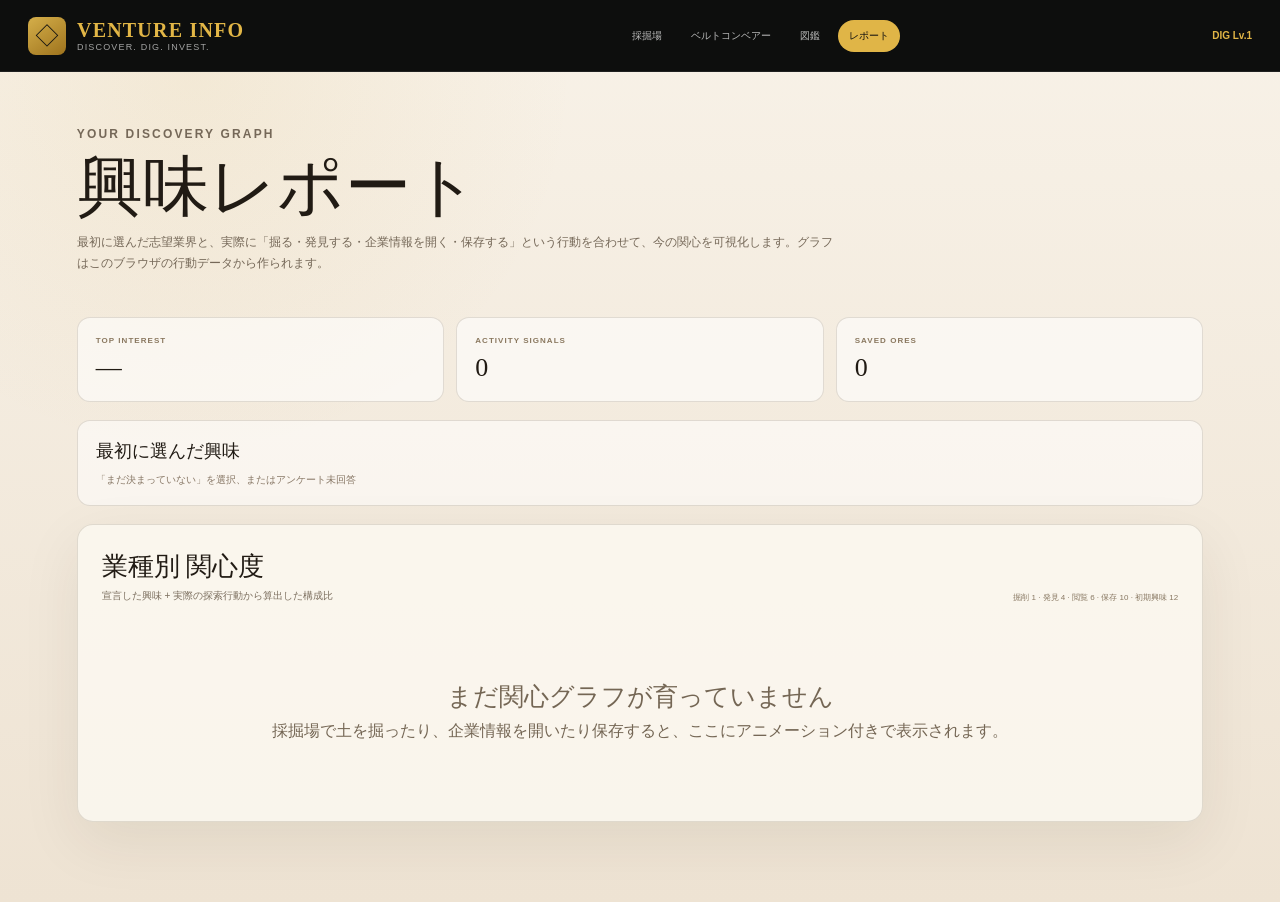
<file: report.html>
<!doctype html>
<html lang="ja"><head><meta charset="utf-8"><link rel="icon" href="favicon.svg" type="image/svg+xml"><meta name="viewport" content="width=device-width,initial-scale=1"><meta name="theme-color" content="#11110f"><title>VENTURE INFO — Interest Report</title><style>
*{box-sizing:border-box}:root{--ink:#211b14;--cream:#f5efe4;--paper:#fbf7ef;--gold:#c99a2e;--gold2:#e2b646;--line:rgba(74,55,27,.15);--muted:#7b7063}body{margin:0;min-height:100vh;color:var(--ink);background:radial-gradient(circle at 15% 8%,rgba(201,154,46,.09),transparent 28%),linear-gradient(#f8f2e8,#eee3d3);font-family:"Helvetica Neue",Arial,"Yu Gothic",sans-serif}.topbar{height:72px;position:sticky;top:0;z-index:20;display:grid;grid-template-columns:280px 1fr auto;align-items:center;padding:0 28px;background:#0d0e0d;color:#fff;border-bottom:1px solid rgba(255,255,255,.08)}.brand{display:flex;gap:11px;align-items:center;color:inherit;text-decoration:none}.mark{width:38px;height:38px;display:grid;place-items:center;border-radius:8px;background:linear-gradient(145deg,#d5af4a,#9e731d);color:#111;font-size:24px}.brand strong{display:block;color:#e2b646;font:600 20px Georgia,serif;letter-spacing:.06em}.brand small{display:block;color:rgba(255,255,255,.62);font-size:9px;letter-spacing:.13em}.nav{display:flex;justify-content:center;gap:7px}.nav a{color:rgba(255,255,255,.72);text-decoration:none;font-size:10px;padding:9px 11px;border-radius:99px}.nav a.active{background:#e0b547;color:#111}.level{color:#e2b646;font-size:10px;font-weight:900}.hero{padding:52px 6vw 30px}.eyebrow{margin:0 0 8px;color:#9b6d16;font-size:10px;font-weight:900;letter-spacing:.18em}.hero h1{margin:0;font:500 clamp(36px,6vw,66px)/1 Georgia,serif}.hero p{max-width:760px;color:#756858;font-size:12px;line-height:1.8}.report{padding:0 6vw 80px}.summary-grid{display:grid;grid-template-columns:repeat(3,1fr);gap:12px;margin-bottom:18px}.metric{padding:18px;border:1px solid var(--line);border-radius:13px;background:rgba(255,255,255,.58)}.metric small{display:block;color:#8a785f;font-size:8px;font-weight:900;letter-spacing:.13em}.metric strong{display:block;margin-top:8px;font:500 26px Georgia,serif}.declared{padding:18px;border:1px solid var(--line);border-radius:13px;background:rgba(255,255,255,.54);margin-bottom:18px}.declared b{font:500 18px Georgia,serif}.tags{display:flex;flex-wrap:wrap;gap:7px;margin-top:10px}.tag{padding:7px 10px;border-radius:99px;background:#15140f;color:#e4b947;font-size:9px;font-weight:900}.chart-card{padding:24px;border:1px solid var(--line);border-radius:16px;background:rgba(251,247,239,.88);box-shadow:0 20px 60px rgba(57,39,19,.08)}.chart-head{display:flex;align-items:end;justify-content:space-between;gap:12px;margin-bottom:22px}.chart-head h2{margin:0;font:500 26px Georgia,serif}.chart-head p{margin:5px 0 0;color:#7b6e5e;font-size:10px}.legend{font-size:8px;color:#887862}.bars{display:grid;gap:13px}.row{display:grid;grid-template-columns:150px minmax(120px,1fr) 56px;gap:12px;align-items:center}.label{font-size:10px;font-weight:900}.track{height:28px;position:relative;overflow:hidden;border-radius:7px;background:#e9decc}.bar{position:absolute;inset:0 auto 0 0;width:0;border-radius:7px;background:linear-gradient(90deg,#98701f,#e2b646);transition:width 1.1s cubic-bezier(.2,.8,.2,1)}.bar:after{content:"";position:absolute;inset:0;background:linear-gradient(90deg,transparent,rgba(255,255,255,.45),transparent);transform:translateX(-100%);animation:shine 1.3s 1 .7s}.pct{text-align:right;font:500 15px Georgia,serif}.sub{grid-column:2/4;margin-top:-8px;color:#8a7b68;font-size:8px}.empty{padding:55px;text-align:center;color:#746654}.empty b{display:block;margin-bottom:8px;font:500 25px Georgia,serif}@keyframes shine{to{transform:translateX(120%)}}@media(max-width:760px){.topbar{height:60px;padding:0 12px;grid-template-columns:1fr auto}.nav{display:none}.brand strong{font-size:16px}.brand small{display:none}.hero{padding:32px 18px 22px}.report{padding:0 14px 80px}.summary-grid{grid-template-columns:1fr 1fr}.summary-grid .metric:last-child{grid-column:1/-1}.chart-card{padding:17px}.row{grid-template-columns:105px 1fr 45px;gap:8px}.label{font-size:9px}.sub{grid-column:2/4}.level{font-size:9px}}
</style></head><body><header class="topbar"><a class="brand" href="index.html"><span class="mark">◇</span><span><strong>VENTURE INFO</strong><small>DISCOVER. DIG. INVEST.</small></span></a><nav class="nav"><a href="index.html">採掘場</a><a href="conveyor.html">ベルトコンベアー</a><a href="collection.html">図鑑</a><a class="active" href="report.html">レポート</a></nav><div class="level">DIG Lv.<span id="lv">1</span></div></header><section class="hero"><p class="eyebrow">YOUR DISCOVERY GRAPH</p><h1>興味レポート</h1><p>最初に選んだ志望業界と、実際に「掘る・発見する・企業情報を開く・保存する」という行動を合わせて、今の関心を可視化します。グラフはこのブラウザの行動データから作られます。</p></section><main class="report"><section class="summary-grid"><div class="metric"><small>TOP INTEREST</small><strong id="top">—</strong></div><div class="metric"><small>ACTIVITY SIGNALS</small><strong id="signals">0</strong></div><div class="metric"><small>SAVED ORES</small><strong id="saved">0</strong></div></section><section class="declared"><b>最初に選んだ興味</b><div class="tags" id="declared"></div></section><section class="chart-card"><div class="chart-head"><div><h2>業種別 関心度</h2><p>宣言した興味 + 実際の探索行動から算出した構成比</p></div><div class="legend">掘削 1 · 発見 4 · 閲覧 6 · 保存 10 · 初期興味 12</div></div><div class="bars" id="bars"></div></section></main><script>
const INDUSTRIES=["テック・メディア","総合商社","メーカー・DX","IT・SI","人材・Platform","通信","自動車","金融","消費財・小売"];
const sig=(()=>{try{return JSON.parse(localStorage.getItem("vi-interest-signals-v1")||"{}")}catch(_){return{}}})();
const survey=(()=>{try{return JSON.parse(localStorage.getItem("vi-survey-response-v1")||"null")}catch(_){return null}})();
const declared=new Set(survey?.interested_industries||[]);
const rows=INDUSTRIES.map(industry=>{const r=sig[industry]||{};const dig=+r.dig||0,discover=+r.discover||0,open=+r.open||0,save=+r.save||0,base=declared.has(industry)?12:0;return{industry,dig,discover,open,save,score:base+dig+discover*4+open*6+save*10}});
const total=rows.reduce((a,b)=>a+b.score,0),sorted=[...rows].sort((a,b)=>b.score-a.score);
document.getElementById("lv").textContent=localStorage.getItem("vi-dig-level-v2")||1;document.getElementById("saved").textContent=(JSON.parse(localStorage.getItem("vi-major-saved-v2")||"[]").length+JSON.parse(localStorage.getItem("vi-sme-saved-v1")||"[]").length);document.getElementById("signals").textContent=rows.reduce((a,r)=>a+r.dig+r.discover+r.open+r.save,0);document.getElementById("top").textContent=total?sorted[0].industry:"—";
const d=document.getElementById("declared");d.innerHTML=declared.size?[...declared].map(x=>`<span class="tag">${x}</span>`).join(""):`<span style="font-size:10px;color:#877765">「まだ決まっていない」を選択、またはアンケート未回答</span>`;
const box=document.getElementById("bars");if(!total){box.innerHTML=`<div class="empty"><b>まだ関心グラフが育っていません</b>採掘場で土を掘ったり、企業情報を開いたり保存すると、ここにアニメーション付きで表示されます。</div>`}else{box.innerHTML=sorted.map((r,i)=>{const pct=r.score/total*100;return `<div class="row"><div class="label">${r.industry}</div><div class="track"><div class="bar" data-pct="${pct.toFixed(2)}" style="transition-delay:${i*55}ms"></div></div><div class="pct" data-target="${pct.toFixed(1)}">0%</div><div class="sub">掘削 ${r.dig} · 発見 ${r.discover} · 閲覧 ${r.open} · 保存 ${r.save}${declared.has(r.industry)?" · 初期興味 ✓":""}</div></div>`}).join("");requestAnimationFrame(()=>requestAnimationFrame(()=>{document.querySelectorAll(".bar").forEach(b=>b.style.width=b.dataset.pct+"%");document.querySelectorAll(".pct").forEach((el,i)=>{const target=+el.dataset.target,start=performance.now(),delay=i*55;function tick(now){const p=Math.max(0,Math.min(1,(now-start-delay)/900));el.textContent=(target*p).toFixed(1)+"%";if(p<1)requestAnimationFrame(tick)}requestAnimationFrame(tick)})}))}
</script></body></html>
</file>
<file: assets/quarry.css>
* {
  box-sizing: border-box;
}

:root {
  --black: #11110f;
  --ink: #211b14;
  --cream: #f5efe4;
  --paper: #fbf7ef;
  --gold: #c99a2e;
  --gold-dark: #8d6413;
  --line: rgba(74, 55, 27, .15);
  --muted: #7b7063;
  --grass-1: #8fd850;
  --grass-2: #69b83d;
  --sky-1: #6bc5ee;
  --sky-2: #b9e6f6;
  --soil-1: #b97b3b;
  --soil-2: #8d562c;
  --soil-3: #613a23;
  --soil-4: #3b261b;
}

html {
  scroll-behavior: smooth;
  background: var(--cream);
}

body {
  margin: 0;
  color: var(--ink);
  background: var(--cream);
  font-family: "Helvetica Neue", Arial, "Hiragino Kaku Gothic ProN", "Yu Gothic", sans-serif;
}

button,
input,
select {
  font: inherit;
}

button {
  cursor: pointer;
}

.topbar {
  height: 72px;
  position: sticky;
  top: 0;
  z-index: 100;
  background: #0d0e0d;
  color: #fff;
  display: grid;
  grid-template-columns: 280px 1fr 420px;
  align-items: center;
  padding: 0 28px;
  border-bottom: 1px solid rgba(255,255,255,.08);
}

.brand {
  display: flex;
  gap: 11px;
  align-items: center;
  color: inherit;
  text-decoration: none;
}

.brand-mark {
  width: 38px;
  height: 38px;
  display: grid;
  place-items: center;
  color: #111;
  border-radius: 8px;
  background: linear-gradient(145deg, #d5af4a, #9e731d);
  font-size: 24px;
}

.brand strong {
  display: block;
  color: #e2b646;
  font-family: Georgia, "Times New Roman", serif;
  font-size: 20px;
  letter-spacing: .06em;
}

.brand small {
  display: block;
  margin-top: 2px;
  color: rgba(255,255,255,.64);
  font-size: 9px;
  letter-spacing: .13em;
}

.nav {
  height: 100%;
  display: flex;
  justify-content: center;
  gap: 14px;
}

.nav-item {
  position: relative;
  border: 0;
  background: transparent;
  color: rgba(255,255,255,.7);
  padding: 0 25px;
  font-weight: 700;
}

.nav-item.active {
  color: #e2b646;
}

.nav-item.active::after {
  content: "";
  position: absolute;
  left: 20px;
  right: 20px;
  bottom: 0;
  height: 3px;
  background: #d9aa35;
}

.top-actions {
  display: flex;
  align-items: center;
  justify-content: flex-end;
  gap: 12px;
}

.search {
  width: min(310px, 100%);
  height: 40px;
  padding: 0 12px;
  border: 1px solid rgba(255,255,255,.16);
  border-radius: 8px;
  display: flex;
  align-items: center;
  gap: 8px;
}

.search input {
  min-width: 0;
  width: 100%;
  color: white;
  border: 0;
  outline: 0;
  background: transparent;
}

.icon-btn,
.avatar {
  width: 38px;
  height: 38px;
  display: grid;
  place-items: center;
  border-radius: 999px;
  border: 1px solid rgba(216,169,52,.6);
  color: #e2b646;
  background: transparent;
}

.app-shell {
  display: grid;
  grid-template-columns: minmax(0, 1fr) 340px;
  align-items: start;
}

.quarry-panel {
  min-width: 0;
  border-right: 1px solid var(--line);
  background: var(--paper);
}

.hero-sky {
  position: relative;
  height: 310px;
  overflow: hidden;
  background: linear-gradient(var(--sky-1), var(--sky-2));
}

.hero-copy {
  position: relative;
  z-index: 5;
  display: flex;
  justify-content: space-between;
  align-items: flex-start;
  padding: 34px 44px 0;
}

.eyebrow {
  margin: 0 0 7px;
  color: var(--gold-dark);
  font-size: 11px;
  font-weight: 800;
  letter-spacing: .14em;
}

.hero-copy h1,
.collection-head h2,
.company-dialog h2,
.filter-dialog h2 {
  margin: 0;
  color: #17130f;
  font-family: Georgia, "Times New Roman", serif;
}

.hero-copy h1 {
  font-size: 35px;
  font-weight: 500;
}

.hero-copy p:not(.eyebrow) {
  margin: 8px 0 0;
  font-size: 14px;
}

.soft-btn {
  border: 1px solid rgba(134,96,25,.35);
  background: rgba(255,255,255,.68);
  color: #805a13;
  padding: 12px 17px;
  border-radius: 8px;
  backdrop-filter: blur(6px);
}

.soft-btn.small {
  padding: 9px 12px;
  font-size: 11px;
}

.industry-ruler {
  position: absolute;
  z-index: 8;
  left: 4%;
  right: 4%;
  bottom: 58px;
  display: grid;
  grid-template-columns: repeat(7, 1fr);
  background: rgba(250,247,239,.86);
  border: 1px solid rgba(78,57,27,.13);
  border-radius: 10px;
  box-shadow: 0 9px 25px rgba(30, 25, 17, .07);
  overflow: hidden;
  backdrop-filter: blur(10px);
}

.industry-ruler button {
  border: 0;
  border-right: 1px solid rgba(78,57,27,.1);
  background: transparent;
  padding: 13px 8px;
  color: #342b20;
  font-size: 12px;
  transition: .2s ease;
}

.industry-ruler button:last-child {
  border-right: 0;
}

.industry-ruler button:hover,
.industry-ruler button.active {
  color: #7e5a12;
  background: rgba(205,158,47,.14);
}

.grass {
  position: absolute;
  left: 0;
  right: 0;
  bottom: 0;
  height: 52px;
  background:
    radial-gradient(circle at 16% 30%, rgba(255,239,120,.9) 0 2px, transparent 3px),
    radial-gradient(circle at 70% 48%, rgba(255,244,167,.8) 0 2px, transparent 3px),
    linear-gradient(0deg, var(--grass-2), var(--grass-1));
  box-shadow: inset 0 -8px 0 rgba(68,135,31,.18);
}

.grass::after {
  content: "";
  position: absolute;
  left: 0;
  right: 0;
  bottom: -9px;
  height: 18px;
  background:
    radial-gradient(12px 14px at 8px 0, #6eb63f 56%, transparent 59%) 0 0/22px 16px repeat-x;
}

.flower {
  position: absolute;
  color: #fff7ae;
  font-size: 12px;
}

.f1 { left: 16%; top: 12px; }
.f2 { left: 55%; top: 20px; }
.f3 { left: 83%; top: 10px; }

.mountains {
  position: absolute;
  left: -10%;
  right: -10%;
  bottom: 45px;
  height: 100px;
  opacity: .38;
  clip-path: polygon(0 100%, 7% 70%, 13% 85%, 19% 52%, 25% 81%, 33% 60%, 42% 88%, 50% 45%, 58% 82%, 67% 58%, 75% 85%, 83% 52%, 90% 77%, 100% 42%, 100% 100%);
}

.m1 { background: #317aa2; }
.m2 {
  transform: translateY(22px) scaleX(1.13);
  background: #4f9db5;
  opacity: .32;
}

.cloud {
  position: absolute;
  width: 115px;
  height: 32px;
  border-radius: 999px;
  background: rgba(255,255,255,.72);
  filter: blur(.2px);
}

.cloud::before,
.cloud::after {
  content: "";
  position: absolute;
  background: inherit;
  border-radius: 50%;
}

.cloud::before {
  width: 48px;
  height: 48px;
  left: 20px;
  top: -19px;
}

.cloud::after {
  width: 62px;
  height: 62px;
  right: 16px;
  top: -31px;
}

.c1 { top: 116px; left: -25px; transform: scale(.75); }
.c2 { top: 84px; right: 15%; transform: scale(.58); opacity: .6; }
.c3 { top: 145px; left: 40%; transform: scale(.44); opacity: .5; }

.mine-wrap {
  position: relative;
  background: #2d1e16;
}

.depth-rail {
  position: absolute;
  z-index: 14;
  left: 0;
  top: 0;
  bottom: 0;
  width: 82px;
  pointer-events: none;
  color: rgba(255,255,255,.83);
  background: linear-gradient(90deg, rgba(20,15,12,.8), rgba(20,15,12,.26), transparent);
}

.depth-rail strong {
  position: sticky;
  top: 88px;
  display: block;
  padding: 16px 0 0 18px;
  color: #e5bf5a;
  font-size: 10px;
  letter-spacing: .14em;
}

.depth-rail span {
  position: absolute;
  left: 18px;
  font-size: 11px;
  text-shadow: 0 1px 3px black;
}

.rail-line {
  position: absolute;
  top: 28px;
  bottom: 20px;
  left: 65px;
  width: 1px;
  background: repeating-linear-gradient(
    to bottom,
    rgba(239,195,78,.8) 0 3px,
    transparent 3px 10px
  );
}

.mine-stage {
  position: relative;
  height: 2050px;
  overflow: hidden;
  outline: none;
  user-select: none;
  touch-action: manipulation;
}

.mine-underlay {
  position: absolute;
  inset: 0;
  background:
    radial-gradient(circle at 18% 6%, rgba(201,154,46,.07) 0 70px, transparent 72px),
    radial-gradient(circle at 72% 48%, rgba(201,154,46,.06) 0 90px, transparent 92px),
    linear-gradient(#1f1712, #0f0e0c 80%);
}

.zone-lines {
  position: absolute;
  z-index: 2;
  inset: 0;
  pointer-events: none;
}

.zone-lines i {
  position: absolute;
  top: 0;
  bottom: 0;
  width: 1px;
  background: linear-gradient(transparent, rgba(255,255,255,.035) 12%, rgba(255,255,255,.035) 88%, transparent);
}

.ore-layer {
  position: absolute;
  z-index: 12;
  inset: 0;
  pointer-events: none;
}

.ore {
  position: absolute;
  width: 56px;
  height: 56px;
  transform: translate(-50%, -50%);
  border: 0;
  border-radius: 50%;
  background: transparent;
  pointer-events: none;
  opacity: 0;
  transition: opacity .25s ease, transform .25s ease;
}

.ore.revealed {
  opacity: 1;
  pointer-events: auto;
  transform: translate(-50%, -50%) scale(1);
}

.ore-stone {
  width: 54px;
  height: 50px;
  display: grid;
  place-items: center;
  border-radius: 44% 56% 53% 47% / 45% 49% 51% 55%;
  color: #fff2c8;
  font-size: 19px;
  font-weight: 900;
  background:
    linear-gradient(145deg, rgba(255,255,255,.26), transparent 35%),
    linear-gradient(145deg, #d4a43a, #7d5517 78%);
  border: 1px solid rgba(255,223,134,.55);
  box-shadow: 0 8px 25px rgba(0,0,0,.35), inset 0 0 0 3px rgba(0,0,0,.12);
}

.ore[data-industry="SaaS"] .ore-stone { filter: saturate(.55) brightness(.95); }
.ore[data-industry="FinTech"] .ore-stone { filter: hue-rotate(15deg) saturate(.8); }
.ore[data-industry="ヘルスケア"] .ore-stone { filter: hue-rotate(305deg) saturate(.55) brightness(1.1); }
.ore[data-industry="宇宙・防衛"] .ore-stone { filter: grayscale(.55) brightness(.9); }
.ore[data-industry="物流・運輸"] .ore-stone { filter: hue-rotate(175deg) saturate(.35); }
.ore[data-industry="エネルギー"] .ore-stone { filter: hue-rotate(55deg) saturate(.7); }

.ore-label {
  position: absolute;
  left: 50px;
  top: 50%;
  min-width: 150px;
  transform: translateY(-50%);
  padding: 9px 10px;
  color: #1d1711;
  text-align: left;
  background: rgba(248,240,224,.95);
  border: 1px solid rgba(118,82,22,.24);
  border-radius: 7px;
  box-shadow: 0 10px 24px rgba(0,0,0,.18);
}

.ore-label strong,
.ore-label small {
  display: block;
}

.ore-label strong {
  font-family: Georgia, "Times New Roman", serif;
  font-size: 13px;
}

.ore-label small {
  margin-top: 3px;
  color: #6f6252;
  font-size: 9px;
}

#digCanvas {
  position: absolute;
  z-index: 10;
  inset: 0;
  width: 100%;
  height: 100%;
  cursor: crosshair;
}

.dig-hint {
  position: sticky;
  z-index: 11;
  top: 42vh;
  width: 170px;
  margin: 0 auto;
  padding: 16px;
  text-align: center;
  color: white;
  border-radius: 12px;
  background: rgba(24,18,13,.74);
  border: 1px solid rgba(255,255,255,.18);
  pointer-events: none;
  backdrop-filter: blur(7px);
}

.dig-hint.hidden {
  opacity: 0;
}

.dig-icon {
  display: block;
  font-size: 30px;
  color: #edc04f;
}

.dig-hint strong,
.dig-hint small {
  display: block;
}

.dig-hint strong {
  color: #e5b845;
}

.dig-hint small {
  margin-top: 4px;
  opacity: .8;
  font-size: 10px;
}

.depth-float,
.industry-float {
  position: fixed;
  z-index: 50;
  display: none;
  pointer-events: none;
  background: rgba(17,17,15,.92);
  color: #fff;
  border: 1px solid rgba(207,160,47,.5);
  border-radius: 6px;
  padding: 6px 9px;
  font-size: 10px;
}

.industry-float {
  transform: translateY(30px);
  color: #e7bd51;
}

.status-bar {
  position: sticky;
  bottom: 0;
  z-index: 30;
  display: grid;
  grid-template-columns: 1.25fr 1.25fr .9fr .9fr 1.15fr;
  gap: 1px;
  border-top: 1px solid var(--line);
  background: #e8dfd1;
}

.status-card {
  min-height: 108px;
  display: flex;
  gap: 12px;
  align-items: center;
  padding: 18px 22px;
  background: rgba(250,247,239,.94);
  backdrop-filter: blur(14px);
}

.status-card.compact {
  display: block;
  padding-top: 27px;
}

.status-card small,
.metric-grid small,
.capability-box small {
  display: block;
  color: #7b6e5d;
  font-size: 9px;
  font-weight: 800;
  letter-spacing: .12em;
}

.status-card strong {
  display: block;
  margin-top: 4px;
  font-family: Georgia, "Times New Roman", serif;
  font-size: 18px;
}

.status-icon {
  color: #b9871f;
  font-size: 25px;
}

.meter {
  width: 150px;
  max-width: 100%;
  height: 4px;
  margin-top: 9px;
  overflow: hidden;
  border-radius: 999px;
  background: #d4ccbf;
}

.meter i {
  display: block;
  height: 100%;
  width: 100%;
  background: linear-gradient(90deg, #d9aa34, #141412);
}

.black-btn {
  border: 0;
  background: #11110f;
  color: #e4b947;
  font-weight: 800;
  letter-spacing: .03em;
  padding: 0 18px;
}

.black-btn:hover {
  background: #242118;
}

.black-btn.full {
  width: 100%;
  min-height: 48px;
  margin-top: 22px;
  border-radius: 7px;
}

.collection-panel {
  position: sticky;
  top: 72px;
  height: calc(100vh - 72px);
  overflow: auto;
  padding: 30px 24px;
  background: linear-gradient(135deg, #fbf7ee, #f2eadf);
}

.collection-head {
  display: flex;
  justify-content: space-between;
  gap: 16px;
  align-items: center;
}

.collection-head h2 {
  font-size: 25px;
  font-weight: 500;
}

.collection-head h2 span {
  display: inline-grid;
  place-items: center;
  min-width: 24px;
  height: 24px;
  padding: 0 7px;
  border-radius: 99px;
  background: #11110f;
  color: #e3b746;
  font: 12px/1 Arial, sans-serif;
}

.muted {
  color: var(--muted);
  font-size: 12px;
  line-height: 1.6;
}

.collection-tabs {
  display: flex;
  gap: 7px;
  flex-wrap: wrap;
  margin: 20px 0;
}

.chip {
  border: 1px solid var(--line);
  background: transparent;
  color: #5e5346;
  padding: 8px 10px;
  border-radius: 999px;
  font-size: 10px;
}

.chip.active {
  color: #8a6113;
  background: #fffaf0;
  border-color: rgba(174,123,23,.45);
}

.collection-list {
  display: grid;
  gap: 12px;
}

.empty-state {
  min-height: 320px;
  display: grid;
  place-items: center;
  align-content: center;
  text-align: center;
  color: #74695b;
  border: 1px dashed rgba(110,81,38,.18);
  border-radius: 12px;
}

.empty-state strong {
  color: #2d251d;
  margin: 12px 0 0;
}

.empty-state p {
  max-width: 220px;
  font-size: 11px;
  line-height: 1.7;
}

.empty-icon {
  font-size: 42px;
  color: #c79b3c;
}

.company-card {
  display: grid;
  grid-template-columns: 48px 1fr auto;
  gap: 12px;
  align-items: start;
  padding: 15px;
  background: rgba(255,255,255,.55);
  border: 1px solid var(--line);
  border-radius: 10px;
}

.company-logo {
  width: 48px;
  height: 48px;
  display: grid;
  place-items: center;
  background: #111;
  color: #e2b646;
  border-radius: 7px;
  font: 600 18px/1 Georgia, serif;
}

.company-card h3 {
  margin: 2px 0 4px;
  font-family: Georgia, "Times New Roman", serif;
  font-size: 14px;
}

.company-card p {
  margin: 0 0 8px;
  color: #6d6255;
  font-size: 10px;
  line-height: 1.5;
}

.tags {
  display: flex;
  gap: 5px;
  flex-wrap: wrap;
}

.tags span {
  padding: 5px 7px;
  background: #efe5d4;
  color: #75591f;
  border-radius: 5px;
  font-size: 8px;
}

.card-remove {
  border: 0;
  background: transparent;
  color: #ad7b1d;
  font-size: 18px;
}

.company-dialog,
.filter-dialog {
  width: min(540px, calc(100vw - 32px));
  border: 1px solid rgba(93,66,24,.22);
  border-radius: 14px;
  padding: 30px;
  color: #221a13;
  background: #fbf6ec;
  box-shadow: 0 30px 100px rgba(0,0,0,.3);
}

.company-dialog::backdrop,
.filter-dialog::backdrop {
  background: rgba(0,0,0,.56);
  backdrop-filter: blur(5px);
}

.dialog-close {
  position: absolute;
  right: 15px;
  top: 12px;
  border: 0;
  background: transparent;
  color: #6e6255;
  font-size: 24px;
}

.dialog-kicker {
  color: #a7791d;
  font-size: 10px;
  font-weight: 800;
  letter-spacing: .14em;
}

.company-dialog h2,
.filter-dialog h2 {
  margin-top: 6px;
  font-size: 34px;
  font-weight: 500;
}

.company-dialog > p {
  color: #655a4e;
  line-height: 1.75;
}

.metric-grid {
  display: grid;
  grid-template-columns: repeat(5, 1fr);
  gap: 10px;
  margin: 22px 0;
}

.metric-grid > div {
  padding: 13px;
  border: 1px solid var(--line);
  border-radius: 8px;
  background: rgba(255,255,255,.55);
}

.metric-grid strong {
  display: block;
  margin-top: 7px;
  font-family: Georgia, "Times New Roman", serif;
  font-size: 14px;
}

.capability-box {
  padding: 16px;
  border: 1px solid var(--line);
  border-radius: 8px;
}

.capability-box .tags {
  margin-top: 10px;
}

.confidence-row {
  display: flex;
  justify-content: space-between;
  margin-top: 16px;
  color: #716457;
  font-size: 12px;
}

.confidence-row strong {
  color: #9a6f18;
}

.field {
  display: grid;
  gap: 10px;
  padding: 18px 0;
  border-top: 1px solid var(--line);
}

.field span {
  font-size: 12px;
  font-weight: 700;
}

.field select {
  height: 44px;
  padding: 0 12px;
  border: 1px solid var(--line);
  background: white;
  border-radius: 7px;
}

.toast {
  position: fixed;
  z-index: 300;
  left: 50%;
  bottom: 30px;
  transform: translate(-50%, 20px);
  padding: 11px 16px;
  color: white;
  background: rgba(17,17,15,.95);
  border: 1px solid rgba(222,174,57,.45);
  border-radius: 7px;
  opacity: 0;
  pointer-events: none;
  transition: .25s ease;
  font-size: 12px;
}

.toast.show {
  opacity: 1;
  transform: translate(-50%, 0);
}

@media (max-width: 1100px) {
  .topbar {
    grid-template-columns: 230px 1fr 70px;
  }

  .search {
    display: none;
  }

  .app-shell {
    grid-template-columns: 1fr 300px;
  }

  .metric-grid {
    grid-template-columns: repeat(2, 1fr);
  }
}

@media (max-width: 840px) {
  .topbar {
    height: 64px;
    padding: 0 14px;
    grid-template-columns: 1fr auto;
  }

  .brand strong { font-size: 16px; }
  .brand small { display: none; }
  .nav { display: none; }
  .top-actions .icon-btn { display: none; }

  .app-shell {
    display: block;
  }

  .collection-panel {
    position: relative;
    top: 0;
    height: auto;
    border-top: 1px solid var(--line);
  }

  .hero-sky {
    height: 285px;
  }

  .hero-copy {
    padding: 24px 18px 0;
  }

  .hero-copy h1 {
    font-size: 29px;
  }

  .industry-ruler {
    left: 12px;
    right: 12px;
    bottom: 54px;
    overflow-x: auto;
    grid-template-columns: repeat(7, minmax(104px, 1fr));
  }

  .industry-ruler button {
    white-space: nowrap;
  }

  .mine-stage {
    height: 1700px;
  }

  .status-bar {
    grid-template-columns: 1fr 1fr;
  }

  .status-card.compact,
  .black-btn {
    min-height: 76px;
  }


  .depth-rail {
    width: 64px;
  }

  .rail-line {
    left: 50px;
  }

  .depth-rail span,
  .depth-rail strong {
    left: 10px;
    padding-left: 0;
  }

  .ore-label {
    display: none;
  }
}


/* --- Major company research UI --- */
.company-dialog-wide {
  width: min(860px, calc(100vw - 34px));
  max-height: min(88vh, 920px);
  overflow: auto;
}

.company-hero {
  display: flex;
  justify-content: space-between;
  gap: 28px;
  align-items: flex-start;
  padding-right: 34px;
}

.company-hero > div:first-child {
  min-width: 0;
}

.company-hero p {
  margin: 10px 0 0;
  color: #655a4e;
  line-height: 1.75;
}

.save-top {
  min-width: 180px;
  min-height: 44px;
  border-radius: 7px;
  flex: 0 0 auto;
}

.snapshot-grid {
  display: grid;
  grid-template-columns: repeat(4, 1fr);
  gap: 9px;
  margin: 24px 0 20px;
}

.snapshot-card {
  min-height: 92px;
  padding: 14px;
  border: 1px solid var(--line);
  border-radius: 9px;
  background: rgba(255,255,255,.58);
}

.snapshot-card small {
  display: block;
  margin-bottom: 8px;
  color: #877969;
  font-size: 8px;
  font-weight: 800;
  letter-spacing: .12em;
}

.snapshot-card strong {
  display: block;
  font-family: Georgia, "Times New Roman", serif;
  font-size: 16px;
  line-height: 1.35;
}

.snapshot-card span {
  display: block;
  margin-top: 6px;
  color: #7d7060;
  font-size: 9px;
  line-height: 1.45;
}

.detail-tabs {
  position: sticky;
  top: -30px;
  z-index: 3;
  display: grid;
  grid-template-columns: repeat(5, 1fr);
  gap: 0;
  margin: 0 -30px;
  padding: 0 30px;
  border-top: 1px solid var(--line);
  border-bottom: 1px solid var(--line);
  background: rgba(251,246,236,.96);
  backdrop-filter: blur(14px);
}

.detail-tab {
  position: relative;
  border: 0;
  background: transparent;
  padding: 15px 7px;
  color: #746757;
  font-size: 11px;
  font-weight: 700;
}

.detail-tab.active {
  color: #815d13;
}

.detail-tab.active::after {
  content: "";
  position: absolute;
  left: 13px;
  right: 13px;
  bottom: -1px;
  height: 2px;
  background: #c99a2e;
}

.detail-body {
  padding: 22px 0 8px;
}

.detail-summary {
  margin: 0 0 18px;
  color: #41372d;
  font-size: 13px;
  line-height: 1.8;
}

.fact-list {
  display: grid;
  gap: 9px;
}

.fact-row {
  display: grid;
  grid-template-columns: 150px 1fr auto;
  gap: 14px;
  align-items: start;
  padding: 13px 0;
  border-bottom: 1px solid rgba(75,55,27,.1);
}

.fact-row:last-child {
  border-bottom: 0;
}

.fact-label {
  color: #7a6d5c;
  font-size: 10px;
  font-weight: 800;
  letter-spacing: .06em;
}

.fact-value {
  color: #241d16;
  font-size: 12px;
  line-height: 1.65;
}

.source-pill {
  white-space: nowrap;
  padding: 4px 7px;
  border-radius: 99px;
  background: #eee4d2;
  color: #8c681d;
  font-size: 8px;
  font-weight: 800;
}

.source-pill.official {
  background: #181712;
  color: #e0b44a;
}

.source-pill.ir {
  background: #e7dcc7;
  color: #6c511b;
}

.source-pill.third {
  background: #eee9df;
  color: #72695e;
}

.sources-panel {
  margin-top: 22px;
  padding-top: 20px;
  border-top: 1px solid var(--line);
}

.source-heading {
  display: flex;
  justify-content: space-between;
  align-items: flex-end;
  margin-bottom: 12px;
}

.source-heading small {
  display: block;
  color: #9b731f;
  font-size: 8px;
  font-weight: 900;
  letter-spacing: .14em;
}

.source-heading strong {
  display: block;
  margin-top: 4px;
  font-family: Georgia, "Times New Roman", serif;
  font-size: 18px;
}

.source-heading > span {
  color: #8a7b69;
  font-size: 9px;
}

.source-list {
  display: grid;
  grid-template-columns: repeat(2, 1fr);
  gap: 8px;
}

.source-link {
  display: block;
  padding: 11px 12px;
  color: #33291f;
  text-decoration: none;
  border: 1px solid var(--line);
  border-radius: 8px;
  background: rgba(255,255,255,.48);
}

.source-link:hover {
  border-color: rgba(178,126,25,.45);
  background: #fffaf0;
}

.source-link strong {
  display: block;
  font-size: 10px;
}

.source-link span {
  display: block;
  margin-top: 4px;
  color: #817464;
  font-size: 8px;
}

.data-note {
  margin: 18px 0 0;
  color: #8a7c6c;
  font-size: 9px;
  line-height: 1.7;
}

@media (max-width: 720px) {
  .company-hero {
    display: block;
  }

  .save-top {
    width: 100%;
    margin-top: 16px;
  }

  .snapshot-grid {
    grid-template-columns: repeat(2, 1fr);
  }

  .detail-tabs {
    overflow-x: auto;
    grid-template-columns: repeat(5, minmax(110px, 1fr));
  }

  .fact-row {
    grid-template-columns: 105px 1fr;
  }

  .source-pill {
    grid-column: 2;
    justify-self: start;
  }

  .source-list {
    grid-template-columns: 1fr;
  }
}


/* =========================================================
   Physical digging interaction v2
   ========================================================= */

#digCanvas {
  cursor: default;
  pointer-events: none;
}

.mine-stage {
  cursor: default;
  touch-action: pan-y;
}

.dig-hint {
  width: 205px;
  transition: opacity .25s ease;
}

.soil-physics-layer {
  position: absolute;
  z-index: 18;
  inset: 0;
  overflow: hidden;
  pointer-events: none;
}

.soil-clod {
  position: absolute;
  width: var(--size);
  height: calc(var(--size) * .72);
  transform: translate(-50%, -50%) rotate(var(--rot));
  border-radius: 44% 56% 57% 43% / 49% 43% 57% 51%;
  background:
    linear-gradient(145deg, rgba(255,255,255,.14), transparent 34%),
    var(--clod);
  box-shadow: inset 0 -2px 3px rgba(0,0,0,.18);
  will-change: transform, left, top, opacity;
}

.shovel-tool {
  --shovel-angle: 7deg;
  position: fixed;
  z-index: 220;
  left: 0;
  top: 0;
  width: 58px;
  height: 166px;
  transform: translate(-50%, 0) rotate(var(--shovel-angle));
  transform-origin: 50% 10px;
  pointer-events: auto;
  touch-action: none;
  user-select: none;
  cursor: grab;
  filter: drop-shadow(0 9px 8px rgba(0,0,0,.24));
  will-change: left, top, transform;
}

.shovel-tool.holding {
  cursor: grabbing;
}

.shovel-tool.grabbed {
  filter: drop-shadow(0 12px 10px rgba(0,0,0,.33));
}

.shovel-grip {
  position: absolute;
  left: 11px;
  top: 0;
  width: 36px;
  height: 27px;
  border: 7px solid #1c1814;
  border-bottom-width: 6px;
  border-radius: 16px 16px 11px 11px;
  background: #b4823f;
  box-shadow: inset 0 0 0 2px rgba(255,255,255,.12);
}

.shovel-shaft {
  position: absolute;
  left: 26px;
  top: 23px;
  width: 7px;
  height: 108px;
  border-radius: 5px;
  background:
    linear-gradient(90deg, #72502d, #d4a05e 44%, #8b5e31 100%);
  box-shadow: 1px 0 0 rgba(255,255,255,.16), -1px 0 2px rgba(0,0,0,.2);
}

.shovel-collar {
  position: absolute;
  left: 21px;
  top: 122px;
  width: 17px;
  height: 13px;
  border-radius: 3px;
  background: linear-gradient(90deg, #5f5f5b, #c3c2b9 48%, #62625e);
}

.shovel-blade {
  position: absolute;
  left: 12px;
  top: 130px;
  width: 34px;
  height: 36px;
  clip-path: polygon(13% 0, 87% 0, 100% 58%, 50% 100%, 0 58%);
  background:
    linear-gradient(110deg, #63635f 0%, #d1d0c8 47%, #7a7973 69%, #4b4b48 100%);
  border-radius: 3px 3px 11px 11px;
  box-shadow: inset 0 0 0 1px rgba(255,255,255,.18);
}

.shovel-tool::after {
  content: "";
  position: absolute;
  left: 26px;
  top: 160px;
  width: 6px;
  height: 6px;
  border-radius: 50%;
  background: rgba(233,185,66,.95);
  opacity: 0;
  box-shadow: 0 0 0 7px rgba(233,185,66,.14);
  transition: opacity .15s ease;
}

.shovel-tool.grabbed::after {
  opacity: 1;
}

.shovel-dock-label {
  position: fixed;
  z-index: 219;
  left: 0;
  top: 0;
  transform: translate(-50%, 175px);
  padding: 6px 8px;
  color: #8e6618;
  background: rgba(250,246,236,.92);
  border: 1px solid rgba(126,91,24,.2);
  border-radius: 99px;
  font-size: 8px;
  font-weight: 900;
  letter-spacing: .12em;
  pointer-events: none;
  box-shadow: 0 6px 18px rgba(0,0,0,.08);
  transition: opacity .2s ease;
}

.shovel-dock-label.hidden {
  opacity: 0;
}

.mine-stage.shovel-active::after {
  content: "上からのみ採掘できます";
  position: sticky;
  z-index: 17;
  top: 18px;
  float: right;
  margin: 18px 18px 0 0;
  padding: 8px 10px;
  color: #e6ba4a;
  background: rgba(17,17,15,.82);
  border: 1px solid rgba(231,187,75,.26);
  border-radius: 7px;
  font-size: 9px;
  font-weight: 800;
  letter-spacing: .08em;
  pointer-events: none;
}

.impact-flash {
  position: absolute;
  z-index: 19;
  width: 8px;
  height: 8px;
  border-radius: 50%;
  pointer-events: none;
  background: #e1b14a;
  box-shadow:
    0 0 0 8px rgba(225,177,74,.15),
    0 0 0 15px rgba(225,177,74,.05);
  animation: impactFlash .32s ease-out forwards;
}

@keyframes impactFlash {
  from { opacity: 1; transform: translate(-50%,-50%) scale(.5); }
  to   { opacity: 0; transform: translate(-50%,-50%) scale(2.2); }
}

@media (max-width: 840px) {
  .shovel-tool {
    transform: translate(-50%, 0) rotate(var(--shovel-angle)) scale(.9);
  }

  .shovel-dock-label {
    transform: translate(-50%, 158px);
  }
}


/* =========================================================
   v3 polish — white industry signboards / no text selection
   ========================================================= */

/* Industry labels become individual white signboards. */
.industry-ruler {
  left: 3%;
  right: 3%;
  bottom: 56px;
  gap: 10px;
  padding: 0;
  overflow: visible;
  background: transparent;
  border: 0;
  border-radius: 0;
  box-shadow: none;
  backdrop-filter: none;
}

.industry-ruler button {
  position: relative;
  min-height: 46px;
  padding: 10px 8px 12px;
  color: #2a231c;
  background: rgba(255,255,255,.96);
  border: 1px solid rgba(83,61,28,.18) !important;
  border-radius: 7px;
  box-shadow:
    0 8px 18px rgba(40,31,20,.12),
    inset 0 1px 0 rgba(255,255,255,.9);
  font-weight: 800;
  line-height: 1.25;
}

.industry-ruler button::after {
  content: "";
  position: absolute;
  left: 50%;
  bottom: -17px;
  width: 3px;
  height: 17px;
  transform: translateX(-50%);
  border-radius: 2px;
  background: #745232;
  box-shadow: 8px 0 0 #745232;
}

.industry-ruler button:hover,
.industry-ruler button.active {
  color: #8b6417;
  background: #fffdfa;
  border-color: rgba(177,126,25,.5) !important;
  transform: translateY(-2px);
}

.industry-ruler button.active {
  box-shadow:
    0 10px 20px rgba(40,31,20,.14),
    inset 0 0 0 2px rgba(204,156,46,.18);
}

/* Prevent accidental text/image selection while using the shovel. */
.shovel-tool,
.shovel-tool *,
.mine-stage,
.mine-stage *,
body.dragging-shovel,
body.dragging-shovel * {
  -webkit-user-select: none !important;
  user-select: none !important;
  -webkit-touch-callout: none !important;
}

body.dragging-shovel {
  cursor: grabbing !important;
}

/* Energy system removed: remaining status blocks share the bar evenly. */
.status-bar {
  grid-template-columns: 1.25fr .9fr .9fr;
}

@media (max-width: 840px) {
  .industry-ruler {
    left: 10px;
    right: 10px;
    gap: 8px;
    grid-template-columns: repeat(6, minmax(108px, 1fr)) !important;
  }

  .status-bar {
    grid-template-columns: 1fr 1fr;
  }

  .status-bar > *:first-child {
    grid-column: 1 / -1;
  }
}


/* v4 — expanded 37-company universe */
.industry-ruler {
  grid-template-columns: repeat(9, minmax(88px, 1fr)) !important;
}

.industry-ruler button {
  font-size: 10px;
}

@media (max-width: 1180px) {
  .industry-ruler {
    overflow-x: auto;
    grid-template-columns: repeat(9, minmax(112px, 1fr)) !important;
    padding-bottom: 20px;
  }
}

/* 100-company GitHub refresh */
.detail-tabs { grid-template-columns: repeat(6, 1fr); }
.industry-ruler { grid-template-columns: repeat(9, minmax(92px, 1fr)) !important; }
.status-bar { grid-template-columns: 1.25fr .9fr .9fr !important; }
@media (max-width: 840px) {
  .detail-tabs { grid-template-columns: repeat(6, minmax(108px, 1fr)); overflow-x:auto; }
}


/* ===== First-visit survey + anonymous analytics ===== */
.onboarding-dialog {
  width: min(720px, calc(100vw - 28px));
  border: 1px solid rgba(85, 61, 25, .22);
  border-radius: 18px;
  padding: 0;
  background: #fbf7ee;
  color: #211a13;
  box-shadow: 0 30px 90px rgba(0,0,0,.32);
}
.onboarding-dialog::backdrop {
  background: rgba(15, 14, 12, .72);
  backdrop-filter: blur(8px);
}
.onboarding-inner { padding: 34px; }
.onboarding-step { font-size: 9px; letter-spacing: .18em; font-weight: 900; color: #9a742f; }
.onboarding-dialog h2 {
  margin: 8px 0 8px;
  font: 500 34px/1.12 Georgia, "Times New Roman", serif;
}
.onboarding-lead { margin: 0 0 22px; color: #6f6456; font-size: 12px; line-height: 1.75; }
.survey-options {
  display: grid;
  grid-template-columns: repeat(3, 1fr);
  gap: 9px;
}
.survey-option {
  display: block;
  cursor: pointer;
}
.survey-option input {
  position: absolute;
  opacity: 0;
  pointer-events: none;
}
.survey-option span {
  display: flex;
  min-height: 54px;
  align-items: center;
  justify-content: center;
  padding: 10px 12px;
  border: 1px solid rgba(91, 67, 32, .18);
  border-radius: 10px;
  background: #fffaf2;
  font-size: 11px;
  font-weight: 800;
  text-align: center;
  transition: .18s ease;
}
.survey-option input:checked + span {
  background: #171612;
  color: #e2b646;
  border-color: #171612;
  transform: translateY(-1px);
}
.survey-divider {
  height: 1px;
  margin: 18px 0;
  background: rgba(91,67,32,.12);
}
.survey-option.wide span { min-height: 46px; }
.survey-footer {
  display: flex;
  gap: 14px;
  align-items: center;
  justify-content: space-between;
  margin-top: 22px;
}
.survey-privacy {
  max-width: 440px;
  color: #7a6c5a;
  font-size: 9px;
  line-height: 1.6;
}
.survey-error {
  min-height: 18px;
  margin-top: 10px;
  color: #9f3b2c;
  font-size: 10px;
  font-weight: 700;
}
.preference-progress { display:flex; gap:8px; margin: 18px 0 24px; }
.preference-progress span { flex:1; height:4px; border-radius:9px; background:#e3d6bd; }
.preference-progress span.done { background:#b27b27; }
.preference-stage[hidden] { display:none; }
.preference-carousel { position:relative; display:flex; align-items:center; gap:8px; }
.preference-viewport { flex:1; min-width:0; overflow:hidden; touch-action:pan-y; cursor:grab; perspective:800px; perspective-origin:50% 45%; }
.preference-viewport.dragging { cursor:grabbing; }
.preference-track { position:relative; height:calc(clamp(230px, 38vh, 300px) + 20px); transform-style:preserve-3d; }
.preference-card { position:absolute; top:50%; left:50%; width:clamp(150px, 34vw, 190px); height:clamp(230px, 38vh, 300px); border:0; padding:0; background:none; color:#34231a; cursor:pointer; opacity:var(--wheel-opacity, 0); transform:var(--wheel-transform, translate(-50%, -50%)); transition:transform .62s cubic-bezier(.2,.8,.2,1),opacity .45s ease; will-change:transform; }
.preference-card.current { filter:drop-shadow(0 12px 16px #54381b35); }
.preference-viewport.dragging .preference-card { transition:none; }
.preference-card:focus-visible, .preference-arrow:focus-visible { outline:3px solid #a16616; outline-offset:3px; }
.preference-figure { position:relative; display:flex; justify-content:center; align-items:center; width:100%; height:100%; font-size:20px; font-weight:900; }
.shovel-illustration { display:block; width:min(100%, 160px); height:100%; overflow:visible; pointer-events:none; }
.preference-card.preference-ore .preference-figure::before { content:""; position:absolute; inset:25px 12px; background:linear-gradient(140deg,#ffdf8c 0 22%,#c38737 23% 55%,#805029 56%); clip-path:polygon(28% 0,75% 8%,100% 38%,87% 82%,55% 100%,8% 82%,0 36%); filter:drop-shadow(0 10px 9px #4b2b1b55); }
.preference-label { position:relative; z-index:1; display:block; max-width:140px; padding:9px 5px; background:#f9eed0ed; border:2px solid #644520; border-radius:8px; box-shadow:0 4px 0 #614320; line-height:1.25; }
.preference-card.shovel .preference-label { position:absolute; top:27%; left:50%; transform:translateX(-50%); max-width:125px; white-space:nowrap; }
.preference-arrow { flex:0 0 34px; width:34px; height:44px; border:1px solid #b89a6f; border-radius:9px; background:#fff8e8; color:#533a1e; font-size:23px; cursor:pointer; }
.preference-hint { margin:8px 0 0; color:#77634c; text-align:center; font-size:11px; }
.preference-selection { min-height:20px; margin:12px 0 0; text-align:center; font-size:12px; font-weight:800; }
.preference-footer { display:flex; justify-content:space-between; align-items:center; gap:12px; margin-top:22px; }
.preference-footer button { min-height:44px; }
.preference-back { border:0; background:transparent; color:#614a2c; cursor:pointer; }
.snapshot-card.priority-feature { grid-column:1 / -1; border:2px solid #bc8132; background:linear-gradient(120deg,#fff2cf,#fffaf0); box-shadow:0 7px 18px #9b6a2424; }
.snapshot-card.priority-feature small { color:#8d5a1f; font-size:10px; }
.snapshot-card.priority-feature strong { font-size:22px; overflow-wrap:anywhere; }
@media (prefers-reduced-motion:reduce) { .preference-card { transition:none; } }
.analytics-badge {
  position: fixed;
  left: 12px;
  bottom: 12px;
  z-index: 230;
  display: none;
  padding: 6px 8px;
  border-radius: 99px;
  background: #8a2f27;
  color: white;
  font-size: 8px;
  font-weight: 900;
}
@media (max-width: 650px) {
  .onboarding-inner { padding: 24px 18px; }
  .survey-options { grid-template-columns: repeat(2, 1fr); }
  .survey-footer { display: block; }
  .survey-footer button { width: 100%; margin-top: 14px; }
}


/* =========================================================
   v5 — standing signboards / device gate / separate collection
   ========================================================= */

/* The saved-company atlas is now a dedicated page. Keep the legacy aside
   in DOM for compatibility with existing JS, but remove it from layout. */
.app-shell {
  grid-template-columns: minmax(0, 1fr) !important;
}
.collection-panel {
  display: none !important;
}

/* Wide, horizontally scrollable standing signboards. */
.industry-ruler {
  display: flex !important;
  grid-template-columns: none !important;
  gap: 28px !important;
  left: 2.5% !important;
  right: 2.5% !important;
  bottom: 46px !important;
  padding: 10px 18px 34px !important;
  overflow-x: auto !important;
  overflow-y: visible !important;
  scroll-snap-type: x proximity;
  scrollbar-width: thin;
  scrollbar-color: rgba(123,83,30,.42) transparent;
  -webkit-overflow-scrolling: touch;
}
.industry-ruler::-webkit-scrollbar { height: 6px; }
.industry-ruler::-webkit-scrollbar-track { background: transparent; }
.industry-ruler::-webkit-scrollbar-thumb {
  background: rgba(123,83,30,.34);
  border-radius: 999px;
}
.industry-ruler button {
  flex: 0 0 184px !important;
  min-width: 184px !important;
  min-height: 68px !important;
  padding: 14px 15px 16px !important;
  border-radius: 8px 8px 5px 5px !important;
  scroll-snap-align: center;
  overflow: visible;
  font-size: 11px !important;
  letter-spacing: .02em;
  box-shadow:
    0 10px 22px rgba(43,30,17,.16),
    inset 0 1px 0 rgba(255,255,255,.95) !important;
}
.industry-ruler button::before {
  content: "";
  position: absolute;
  left: 32px;
  right: 32px;
  bottom: -33px;
  height: 34px;
  background:
    linear-gradient(90deg,
      transparent 0 7%,
      #765334 7% 12%,
      transparent 12% 88%,
      #765334 88% 93%,
      transparent 93% 100%);
  filter: drop-shadow(0 2px 1px rgba(0,0,0,.16));
  pointer-events: none;
}
.industry-ruler button::after {
  content: "";
  position: absolute;
  left: 22px;
  right: 22px;
  bottom: -37px;
  width: auto;
  height: 5px;
  transform: none;
  background: radial-gradient(ellipse at center, rgba(59,40,24,.33), rgba(59,40,24,0) 72%);
  box-shadow: none;
  pointer-events: none;
}
.industry-ruler button:hover,
.industry-ruler button.active {
  transform: translateY(-4px) !important;
}

/* First step: device experience selector, shown before the interest survey. */
.device-dialog {
  width: min(760px, calc(100vw - 28px));
  border: 1px solid rgba(85,61,25,.22);
  border-radius: 20px;
  padding: 0;
  color: #211a13;
  background: #fbf7ee;
  box-shadow: 0 35px 110px rgba(0,0,0,.35);
}
.device-dialog::backdrop {
  background: rgba(15,14,12,.75);
  backdrop-filter: blur(9px);
}
.device-inner { padding: 34px; }
.device-inner h2 {
  margin: 8px 0 8px;
  color: #17130f;
  font: 500 36px/1.1 Georgia, "Times New Roman", serif;
}
.device-lead {
  margin: 0 0 23px;
  color: #6f6456;
  font-size: 12px;
  line-height: 1.75;
}
.device-grid {
  display: grid;
  grid-template-columns: 1fr 1fr;
  gap: 13px;
}
.device-choice {
  position: relative;
  min-height: 190px;
  padding: 24px;
  text-align: left;
  border: 1px solid rgba(87,63,29,.18);
  border-radius: 14px;
  background: #fffaf2;
  color: #211a13;
  transition: .18s ease;
  overflow: hidden;
}
.device-choice:hover {
  transform: translateY(-3px);
  border-color: rgba(177,126,25,.5);
  box-shadow: 0 16px 32px rgba(45,31,15,.11);
}
.device-choice strong {
  display: block;
  margin: 16px 0 7px;
  font: 500 23px/1 Georgia, "Times New Roman", serif;
}
.device-choice small {
  display: block;
  max-width: 260px;
  color: #756858;
  font-size: 10px;
  line-height: 1.65;
}
.device-icon {
  width: 54px;
  height: 54px;
  display: grid;
  place-items: center;
  border-radius: 12px;
  color: #efc45c;
  background: #171612;
  font-size: 25px;
}
.device-tag {
  position: absolute;
  top: 18px;
  right: 18px;
  padding: 5px 8px;
  border-radius: 99px;
  background: #eee3cc;
  color: #8a651a;
  font-size: 8px;
  font-weight: 900;
  letter-spacing: .1em;
}

/* Dedicated mobile bottom navigation — hidden on browser version. */
.mobile-bottom-nav { display: none; }

/* Smartphone-specific experience. */
body.mobile-experience {
  padding-bottom: 72px;
}
body.mobile-experience .topbar {
  height: 60px;
  padding: 0 13px;
  grid-template-columns: 1fr auto;
}
body.mobile-experience .brand-mark {
  width: 34px;
  height: 34px;
  font-size: 20px;
}
body.mobile-experience .brand strong { font-size: 15px; }
body.mobile-experience .brand small { display: none; }
body.mobile-experience .nav,
body.mobile-experience .top-actions .search,
body.mobile-experience .top-actions .avatar {
  display: none !important;
}
body.mobile-experience .app-shell {
  display: block !important;
}
body.mobile-experience .hero-sky {
  height: 330px;
}
body.mobile-experience .hero-copy {
  display: block;
  padding: 22px 16px 0;
}
body.mobile-experience .hero-copy h1 {
  font-size: 30px;
}
body.mobile-experience .hero-copy p:not(.eyebrow) {
  max-width: 94%;
  font-size: 12px;
  line-height: 1.65;
}
body.mobile-experience #openFilterBtn {
  margin-top: 12px;
  padding: 9px 12px;
  font-size: 10px;
}
body.mobile-experience .industry-ruler {
  left: 0 !important;
  right: 0 !important;
  bottom: 40px !important;
  gap: 22px !important;
  padding: 8px 18px 34px !important;
}
body.mobile-experience .industry-ruler button {
  flex-basis: 160px !important;
  min-width: 160px !important;
  min-height: 64px !important;
}
body.mobile-experience .mine-stage {
  height: 1780px !important;
}
body.mobile-experience .depth-rail {
  width: 58px;
}
body.mobile-experience .rail-line {
  left: 46px;
}
body.mobile-experience .depth-rail span,
body.mobile-experience .depth-rail strong {
  left: 8px;
  padding-left: 0;
  font-size: 9px;
}
body.mobile-experience .status-bar {
  grid-template-columns: 1fr 1fr 1fr !important;
  bottom: 66px;
}
body.mobile-experience .status-card {
  min-height: 74px;
  padding: 12px 10px;
}
body.mobile-experience .status-card strong { font-size: 14px; }
body.mobile-experience .status-icon { font-size: 20px; }
body.mobile-experience .meter { width: 70px; }
body.mobile-experience .shovel-tool {
  transform: translate(-50%,0) rotate(var(--shovel-angle)) scale(.92);
}
body.mobile-experience .mobile-bottom-nav {
  position: fixed;
  z-index: 240;
  left: 0;
  right: 0;
  bottom: 0;
  height: calc(66px + env(safe-area-inset-bottom, 0px));
  padding-bottom: env(safe-area-inset-bottom, 0px);
  display: grid;
  grid-template-columns: repeat(5, 1fr);
  border-top: 1px solid rgba(226,183,70,.24);
  background: rgba(13,14,13,.97);
  backdrop-filter: blur(16px);
}
body.mobile-experience .mobile-bottom-nav button,
body.mobile-experience .mobile-bottom-nav a {
  display: grid;
  place-items: center;
  align-content: center;
  gap: 3px;
  border: 0;
  color: rgba(255,255,255,.72);
  background: transparent;
  text-decoration: none;
  font-size: 9px;
  font-weight: 800;
}
body.mobile-experience .mobile-bottom-nav b {
  color: #e2b646;
  font-size: 19px;
  line-height: 1;
}
body.mobile-experience .company-dialog-wide {
  width: calc(100vw - 16px);
  max-height: 92vh;
  padding: 22px 16px;
}
body.mobile-experience .company-hero {
  display: block;
  padding-right: 22px;
}
body.mobile-experience .save-top {
  width: 100%;
  margin-top: 14px;
}
body.mobile-experience .snapshot-grid {
  grid-template-columns: repeat(2,1fr);
}
body.mobile-experience .detail-tabs {
  margin: 0 -16px;
  padding: 0 16px;
  grid-template-columns: repeat(6,minmax(112px,1fr));
  overflow-x: auto;
}
body.mobile-experience .fact-row {
  grid-template-columns: 92px 1fr;
  gap: 8px;
}
body.mobile-experience .source-pill {
  grid-column: 2;
  justify-self: start;
}

@media (max-width: 650px) {
  .device-inner { padding: 25px 18px; }
  .device-grid { grid-template-columns: 1fr; }
  .device-choice { min-height: 145px; }
  .device-inner h2 { font-size: 30px; }
}


/* =========================================================
   v5.1 — the SIGNBOARDS AND THE GROUND scroll as ONE WORLD
   ========================================================= */
.quarry-scroll {
  width: 100%;
  overflow-x: auto;
  overflow-y: visible;
  -webkit-overflow-scrolling: touch;
  overscroll-behavior-x: contain;
  scrollbar-width: thin;
  scrollbar-color: rgba(110,76,31,.48) rgba(231,220,203,.58);
  background: #2d1e16;
}
.quarry-scroll::-webkit-scrollbar { height: 11px; }
.quarry-scroll::-webkit-scrollbar-track { background: rgba(231,220,203,.72); }
.quarry-scroll::-webkit-scrollbar-thumb {
  background: linear-gradient(90deg,#9a7130,#c99a2e);
  border: 2px solid rgba(231,220,203,.72);
  border-radius: 999px;
}

.quarry-world {
  --quarry-world-width: 2160px;
  width: max(100%, var(--quarry-world-width));
  min-width: var(--quarry-world-width);
}

/* Sky/grass and underground share exactly the same horizontal world width. */
.quarry-world .hero-sky,
.quarry-world .mine-wrap,
.quarry-world .mine-stage {
  width: 100%;
}

/* The heading stays readable while the terrain moves horizontally beneath it. */
.quarry-world .hero-copy {
  position: sticky;
  left: 0;
  width: min(100vw, 1180px);
  max-width: 100vw;
  z-index: 13;
  pointer-events: none;
}
.quarry-world .hero-copy button {
  pointer-events: auto;
}

/* No independent signboard scrolling anymore.
   Nine signboards are centered over the nine equal mining zones. */
.quarry-world .industry-ruler {
  display: grid !important;
  grid-template-columns: repeat(9, 1fr) !important;
  gap: 0 !important;
  left: 0 !important;
  right: 0 !important;
  width: 100% !important;
  padding: 0 !important;
  overflow: visible !important;
  scroll-snap-type: none !important;
  scrollbar-width: none !important;
}
.quarry-world .industry-ruler::-webkit-scrollbar { display: none !important; }

.quarry-world .industry-ruler button {
  width: 172px !important;
  min-width: 0 !important;
  max-width: calc(100% - 24px);
  min-height: 68px !important;
  justify-self: center;
  align-self: end;
  flex: initial !important;
  scroll-snap-align: none !important;
}

/* Small visual cue that the whole quarry continues sideways. */
.quarry-scroll-shell {
  position: relative;
}
.quarry-scroll-cue {
  position: absolute;
  z-index: 25;
  right: 14px;
  top: 322px;
  display: flex;
  align-items: center;
  gap: 7px;
  padding: 7px 10px;
  border-radius: 999px;
  color: #6f5017;
  background: rgba(255,250,240,.9);
  border: 1px solid rgba(112,78,24,.2);
  box-shadow: 0 8px 22px rgba(46,31,15,.12);
  font-size: 9px;
  font-weight: 900;
  letter-spacing: .06em;
  pointer-events: none;
  backdrop-filter: blur(8px);
  transition: opacity .2s ease;
}
.quarry-scroll-cue.hidden { opacity: 0; }

body.mobile-experience .quarry-world {
  --quarry-world-width: 1710px;
}
body.mobile-experience .quarry-world .hero-copy {
  width: 100vw;
}
body.mobile-experience .quarry-world .industry-ruler {
  left: 0 !important;
  right: 0 !important;
  bottom: 42px !important;
  padding: 0 !important;
}
body.mobile-experience .quarry-world .industry-ruler button {
  width: 158px !important;
  max-width: calc(100% - 18px);
}
body.mobile-experience .quarry-scroll-cue {
  top: 342px;
  right: 10px;
  font-size: 8px;
}

/* =========================================================
   Soil-only click-to-dig interaction
   - Grass stays intact and is not clickable for digging.
   - Red-handled shovel cursor appears only over actual soil.
   - Already excavated empty space cannot be dug again.
   ========================================================= */
.shovel-tool,
.shovel-dock-label {
  display: none !important;
}

.mine-stage,
#digCanvas {
  cursor: default !important;
  touch-action: pan-y !important;
  user-select: none;
}

.mine-stage.digging-path,
.mine-stage.digging-path #digCanvas {
  cursor: grabbing !important;
}

.mine-stage.soil-hover,
.mine-stage.soil-hover #digCanvas {
  cursor: url("[data-uri]") 25 35, pointer !important;
}

.ore.revealed,
.ore.revealed * {
  cursor: pointer !important;
}

.click-dig-pulse {
  position: absolute;
  z-index: 19;
  width: 34px;
  height: 34px;
  transform: translate(-50%, -50%);
  border: 2px solid rgba(244, 196, 75, .95);
  border-radius: 50%;
  pointer-events: none;
  animation: clickDigPulse .34s ease-out forwards;
}

@keyframes clickDigPulse {
  from { opacity: 1; transform: translate(-50%, -50%) scale(.35); }
  to { opacity: 0; transform: translate(-50%, -50%) scale(1.5); }
}

/* Official-only data release */
.official-data-banner {
  margin: 0 0 14px;
  padding: 9px 12px;
  border: 1px solid rgba(165,116,26,.22);
  border-radius: 8px;
  background: rgba(229,187,75,.08);
  color: #7b5b1b;
  font-size: 9px;
  line-height: 1.55;
  font-weight: 800;
  letter-spacing: .03em;
}



/* =========================================================
   V7 — angular pictogram ores + GAFA legendary crystals
   ========================================================= */
.ore {
  width: 72px !important;
  height: 72px !important;
  border-radius: 0 !important;
  overflow: visible;
}
.ore-stone {
  position: relative;
  width: 66px !important;
  height: 62px !important;
  border-radius: 0 !important;
  clip-path: var(--ore-shape, polygon(50% 0%, 86% 13%, 100% 51%, 79% 91%, 37% 100%, 0 66%, 10% 22%));
  display: grid !important;
  place-items: center !important;
  overflow: visible;
  background:
    linear-gradient(145deg, rgba(255,255,255,.34), transparent 30%),
    radial-gradient(circle at 32% 27%, rgba(255,237,172,.35), transparent 23%),
    linear-gradient(145deg, #d3a13a 0%, #93631d 55%, #5f3b12 100%) !important;
  border: 1px solid rgba(255,226,142,.72) !important;
  box-shadow:
    0 10px 26px rgba(0,0,0,.42),
    inset 7px 8px 10px rgba(255,255,255,.09),
    inset -9px -10px 13px rgba(55,31,5,.32) !important;
}
.ore-stone::after{
  content:"";
  position:absolute;
  inset:7px 9px 10px 8px;
  clip-path:inherit;
  border-top:1px solid rgba(255,255,255,.38);
  opacity:.75;
  pointer-events:none;
}
.ore-industry-icon{
  position:relative;
  z-index:3;
  width:34px;
  height:34px;
  object-fit:contain;
  filter: drop-shadow(0 1px 2px rgba(0,0,0,.65));
  pointer-events:none;
}
.ore-label{
  left:60px !important;
}
.ore.legendary{
  filter: drop-shadow(0 0 10px rgba(255,255,255,.38));
}
.ore.legendary .ore-stone{
  background:
    linear-gradient(145deg, rgba(255,255,255,.72), transparent 26%),
    linear-gradient(120deg,
      #ff5b6e 0%,
      #ffcf4d 16%,
      #75ff8a 32%,
      #58e7ff 49%,
      #7285ff 65%,
      #d96fff 82%,
      #ff6cae 100%) !important;
  background-size: 280% 280% !important;
  border-color: rgba(255,255,255,.88) !important;
  box-shadow:
    0 0 9px rgba(255,255,255,.8),
    0 0 19px rgba(75,220,255,.55),
    0 0 30px rgba(224,90,255,.34),
    inset 7px 8px 12px rgba(255,255,255,.48),
    inset -8px -10px 13px rgba(80,30,120,.28) !important;
  animation: legendaryRainbow 3.2s ease-in-out infinite;
}
.ore.legendary .ore-stone::before{
  content:"✦";
  position:absolute;
  z-index:5;
  width:14px;
  height:14px;
  left:-12px;
  top:-10px;
  color:white;
  font-size:16px;
  line-height:14px;
  text-shadow:
    74px 13px 0 #fff7ac,
    58px 66px 0 #8ff8ff,
    -4px 60px 0 #ffaef7;
  animation: legendarySparkle 1.35s ease-in-out infinite alternate;
  pointer-events:none;
}
.ore.legendary .ore-industry-icon{
  width:36px;
  height:36px;
  filter: brightness(1.18) drop-shadow(0 1px 2px rgba(0,0,0,.55));
}
.ore.legendary .ore-label::before{
  content:"LEGENDARY · GAFA";
  display:block;
  margin-bottom:3px;
  color:#8a55b5;
  font-size:7px;
  font-weight:900;
  letter-spacing:.13em;
}
@keyframes legendaryRainbow{
  0%{background-position:0% 50%; filter:hue-rotate(0deg) brightness(1);}
  50%{background-position:100% 50%; filter:hue-rotate(16deg) brightness(1.12);}
  100%{background-position:0% 50%; filter:hue-rotate(0deg) brightness(1);}
}
@keyframes legendarySparkle{
  0%{opacity:.25; transform:scale(.55) rotate(0deg);}
  55%{opacity:1; transform:scale(1.28) rotate(22deg);}
  100%{opacity:.45; transform:scale(.78) rotate(45deg);}
}


/* GAFA treasure hint balloon */
.gafa-balloon{position:absolute;z-index:6;right:8.5%;top:20px;width:310px;height:220px;pointer-events:none;animation:gafaFloat 5.5s ease-in-out infinite;filter:drop-shadow(0 12px 12px rgba(54,40,20,.14))}
.gafa-envelope{position:absolute;right:84px;top:0;width:92px;height:112px;border-radius:50% 50% 46% 46%/58% 58% 42% 42%;background:radial-gradient(circle at 35% 25%,#fff2b9 0 9%,transparent 10%),linear-gradient(90deg,#bc3a31 0 21%,#e4b348 21% 41%,#f4e5b8 41% 59%,#4b8e96 59% 79%,#a13c44 79%);border:3px solid rgba(83,57,27,.65)}
.gafa-envelope:after{content:"";position:absolute;left:31px;bottom:-14px;width:30px;height:18px;background:#7c4e24;clip-path:polygon(20% 0,80% 0,100% 100%,0 100%)}
.gafa-basket{position:absolute;right:109px;top:125px;width:42px;height:27px;background:linear-gradient(#9a672f,#69431f);border:2px solid #4c3017;border-radius:3px 3px 7px 7px}
.gafa-rider{position:absolute;left:12px;top:-20px;width:16px;height:22px;background:#29241e;border-radius:8px 8px 4px 4px}.gafa-rider:before{content:"";position:absolute;left:3px;top:-9px;width:10px;height:10px;border-radius:50%;background:#d8b083}
.gafa-banner{position:absolute;left:0;bottom:0;width:305px;min-height:66px;display:flex;align-items:center;gap:11px;padding:9px 13px;background:#fffdf6;border:2px solid #5f503c;box-shadow:0 7px 12px rgba(0,0,0,.13);transform:rotate(-1.5deg)}
.gafa-banner:before,.gafa-banner:after{content:"";position:absolute;top:-47px;width:1.5px;height:48px;background:#554833}.gafa-banner:before{left:102px;transform:rotate(10deg)}.gafa-banner:after{right:102px;transform:rotate(-10deg)}
.gafa-ore-silhouette{flex:0 0 42px;height:42px;background:#24201b;clip-path:polygon(45% 0,85% 12%,100% 48%,76% 92%,34% 100%,0 70%,8% 24%);box-shadow:inset 0 0 0 2px rgba(255,255,255,.2)}
.gafa-banner b{font-size:10px;line-height:1.5;letter-spacing:.03em;color:#30281f}
@keyframes gafaFloat{0%,100%{transform:translateY(0) rotate(-1deg)}50%{transform:translateY(8px) rotate(1deg)}}
@media(max-width:720px){.gafa-balloon{right:5px;top:60px;transform-origin:top right;scale:.68}.gafa-banner{width:285px}.gafa-banner b{font-size:9px}}

/* Level-unlocked digging tools */
.mine-stage.soil-hover.tool-hand,.mine-stage.soil-hover.tool-hand #digCanvas{cursor:url("data:image/svg+xml,%3Csvg%20xmlns%3D%22http%3A%2F%2Fwww.w3.org%2F2000%2Fsvg%22%20width%3D%2240%22%20height%3D%2240%22%20viewBox%3D%220%200%2040%2040%22%3E%3Cpath%20d%3D%22M15%2031c-4-5-6-9-5-12%201-2%203-1%205%201V9c0-2%203-2%203%200v8-10c0-2%203-2%203%200v10V8c0-2%203-2%203%200v10-7c0-2%203-2%203%200v11c3-2%205-1%204%202l-3%208c-1%203-4%205-7%205h-1c-2%200-4-2-5-6z%22%20fill%3D%22%23d9b38c%22%20stroke%3D%22%235e3b20%22%20stroke-width%3D%221.5%22%2F%3E%3Cpath%20d%3D%22M14%2028h14%22%20stroke%3D%22%23b77a45%22%20stroke-width%3D%222%22%2F%3E%3C%2Fsvg%3E") 18 32,pointer !important}
.mine-stage.soil-hover.tool-shovel,.mine-stage.soil-hover.tool-shovel #digCanvas{cursor:url("data:image/svg+xml,%3Csvg%20xmlns%3D%22http%3A%2F%2Fwww.w3.org%2F2000%2Fsvg%22%20width%3D%2244%22%20height%3D%2244%22%20viewBox%3D%220%200%2044%2044%22%3E%3Cg%20transform%3D%22rotate%28-32%2022%2022%29%22%3E%3Cpath%20d%3D%22M18%204%20Q22%200%2026%204%20L25%209%20H19%20Z%22%20fill%3D%22%23e53935%22%20stroke%3D%22%23781915%22%20stroke-width%3D%221.6%22%2F%3E%3Crect%20x%3D%2220%22%20y%3D%227%22%20width%3D%224%22%20height%3D%2223%22%20rx%3D%222%22%20fill%3D%22%23e53935%22%20stroke%3D%22%23781915%22%20stroke-width%3D%221.4%22%2F%3E%3Cpath%20d%3D%22M14%2028%20Q22%2023%2030%2028%20L28%2037%20Q22%2042%2016%2037%20Z%22%20fill%3D%22%23d9dde1%22%20stroke%3D%22%23555b61%22%20stroke-width%3D%221.7%22%2F%3E%3Cpath%20d%3D%22M17%2030%20Q22%2027%2027%2030%22%20fill%3D%22none%22%20stroke%3D%22%23f8f9fa%22%20stroke-width%3D%221.2%22%20opacity%3D%22.85%22%2F%3E%3C%2Fg%3E%3C%2Fsvg%3E") 26 38,pointer !important}
.mine-stage.soil-hover.tool-drill,.mine-stage.soil-hover.tool-drill #digCanvas{cursor:url("data:image/svg+xml,%3Csvg%20xmlns%3D%22http%3A%2F%2Fwww.w3.org%2F2000%2Fsvg%22%20width%3D%2244%22%20height%3D%2244%22%20viewBox%3D%220%200%2044%2044%22%3E%3Cg%20transform%3D%22rotate%28-28%2022%2022%29%22%3E%3Cpath%20d%3D%22M7%2012h23c3%200%205%202%205%205v7H14c-4%200-7-3-7-7z%22%20fill%3D%22%23e0aa2f%22%20stroke%3D%22%2351431d%22%20stroke-width%3D%221.6%22%2F%3E%3Cpath%20d%3D%22M17%2024h10l-2%2013h-8z%22%20fill%3D%22%23222%22%20stroke%3D%22%230e0e0e%22%20stroke-width%3D%221.4%22%2F%3E%3Cpath%20d%3D%22M35%2017h5l3%203-3%203h-5z%22%20fill%3D%22%23c9d0d5%22%20stroke%3D%22%23555%22%20stroke-width%3D%221.4%22%2F%3E%3Ccircle%20cx%3D%2214%22%20cy%3D%2218%22%20r%3D%223%22%20fill%3D%22%23f4d36a%22%2F%3E%3Cpath%20d%3D%22M19%2028h5%22%20stroke%3D%22%23d8d8d8%22%20stroke-width%3D%222%22%2F%3E%3C%2Fg%3E%3C%2Fsvg%3E") 35 24,pointer !important}
.tool-now{display:block;margin-top:4px;color:#a97717;font-size:9px;font-weight:900;letter-spacing:.06em}


/* ===== Verified Supabase company profile PoC ===== */
.verified-data-banner{
  margin:14px 0 0;padding:10px 12px;border:1px solid rgba(35,116,83,.18);
  border-radius:8px;background:rgba(230,247,239,.72);color:#245b47;
  font-size:9px;font-weight:800;letter-spacing:.06em;line-height:1.6;
}
.verified-data-banner.loading{color:#80631e;background:rgba(248,239,209,.7);border-color:rgba(161,124,35,.2)}
.verified-fact-source{white-space:nowrap;text-decoration:none}
.verified-fact-source:hover{text-decoration:underline}
.verified-quality{display:flex;gap:8px;flex-wrap:wrap;margin:0 0 16px}
.verified-quality span{padding:6px 8px;border:1px solid rgba(55,108,80,.15);border-radius:99px;background:#f4faf6;color:#315c49;font-size:8px;font-weight:800}
.verified-empty-tech{padding:24px 0;color:#7a6d5c;font-size:11px;line-height:1.7}
.verified-retry-btn{margin-top:12px;cursor:pointer}
</file>
